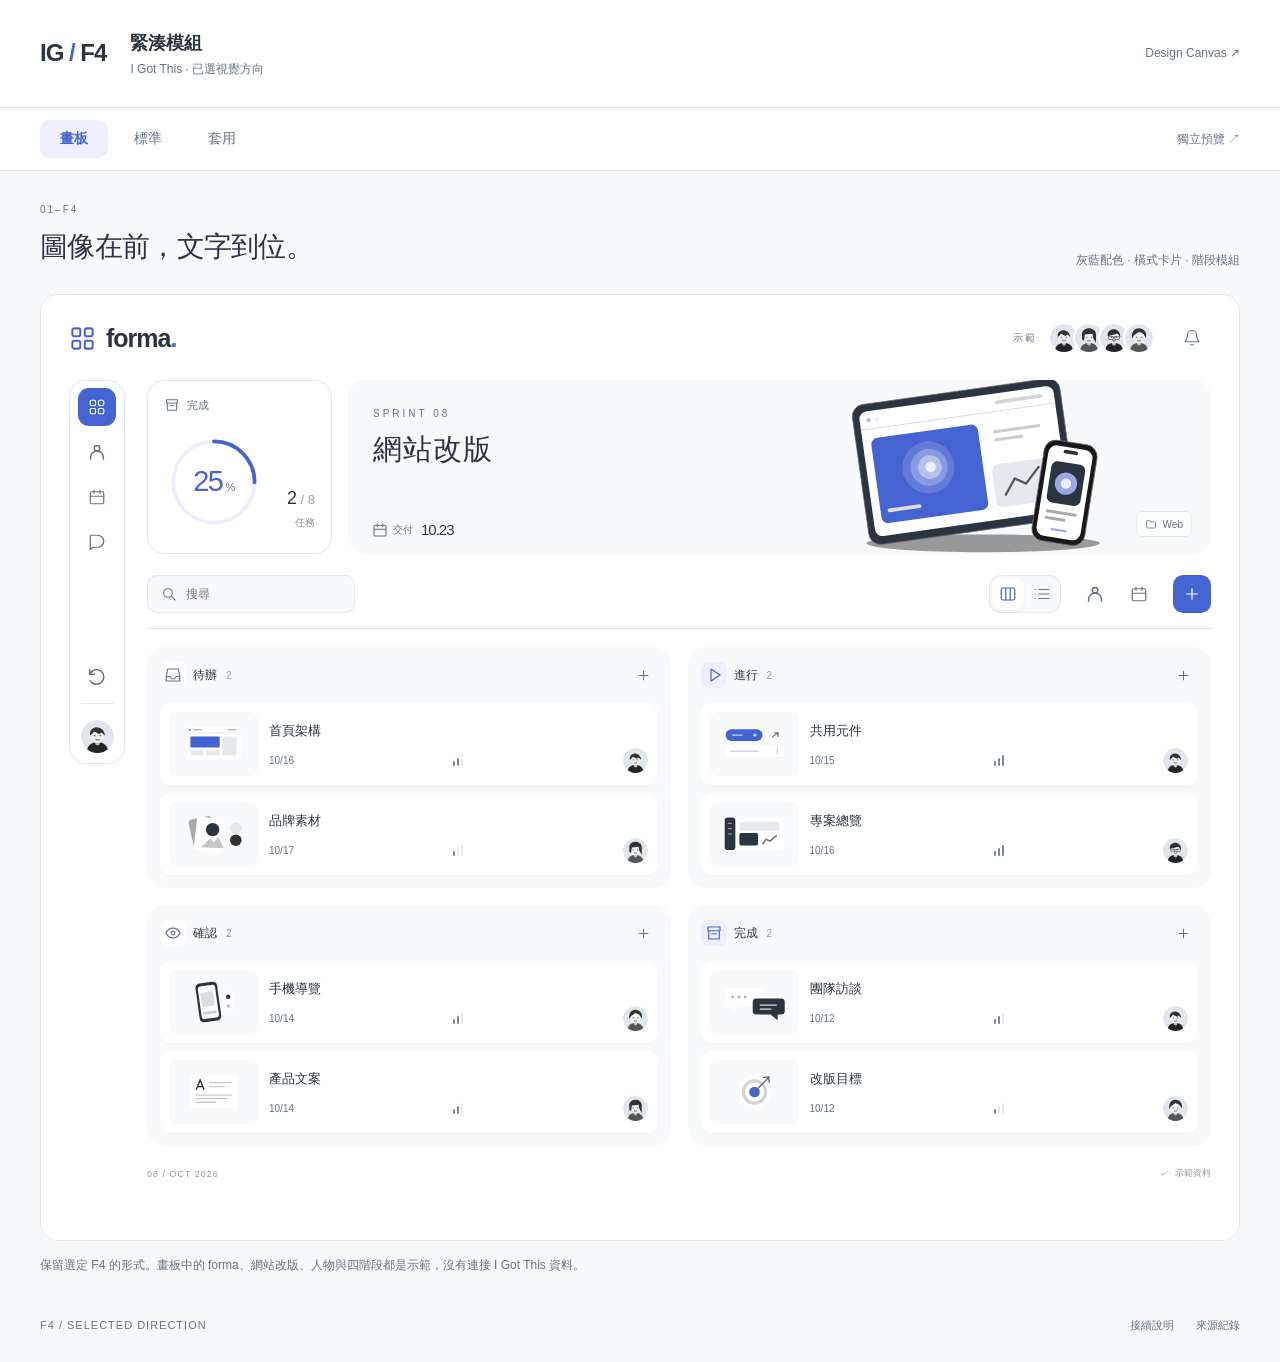
<file: project/50_explorations/no2_f4_reference/index.html>
<!doctype html>
<html lang="zh-Hant">
<head>
  <meta charset="utf-8"><meta name="viewport" content="width=device-width,initial-scale=1">
  <title>I Got This · F4 改版基準</title>
  <link rel="stylesheet" href="tokens.css"><link rel="stylesheet" href="reference.css">
</head>
<body>
  <header class="reference-header">
    <a class="reference-brand" href="#canvas">IG<span> / </span>F4</a>
    <div><h1>緊湊模組</h1><p>I Got This · 已選視覺方向</p></div>
    <a class="source-link" href="../../i-got-this.html#explorations/f4-reference/baseline">Design Canvas ↗</a>
  </header>
  <nav class="reference-nav" aria-label="參考內容">
    <a href="#canvas">畫板</a><a href="#standards">標準</a><a href="#adoption">套用</a>
    <a class="preview-link" href="prototype.html" target="_blank" rel="noopener">獨立預覽 ↗</a>
  </nav>
  <main>
    <section id="canvas" aria-labelledby="canvas-title">
      <div class="section-heading"><div><span class="eyebrow">01–F4</span><h2 id="canvas-title">圖像在前，文字到位。</h2></div><p>灰藍配色 · 橫式卡片 · 階段模組</p></div>
      <div class="artboard"><iframe src="prototype.html" title="F4 緊湊模組互動畫板"></iframe></div>
      <p class="caption">保留選定 F4 的形式。畫板中的 forma、網站改版、人物與四階段都是示範，沒有連接 I Got This 資料。</p>
    </section>
    <section id="standards" hidden aria-labelledby="standards-title">
      <div class="section-heading"><div><span class="eyebrow">DESIGN RULES</span><h2 id="standards-title">同一個方向，整套延伸。</h2></div><p>2026.10.14 · 使用者選定</p></div>
      <div class="rule-banner"><strong>禁止 checkbox、radio 及仿造外觀。</strong><span>也不以空心方框、空心圓圈或勾選圈表示任務完成與選取。</span></div>
      <div class="rule-grid">
        <article class="rule-card wide"><h3>01 / 配色角色</h3><p>白與冷灰承載內容。藍色只標示主要動作、目前位置與重點。狀態靠形狀、分組與短標籤辨識。</p><div id="swatches" class="swatches"></div><p class="caption">色票直接讀取 tokens.css，同一份值也套用在畫板。SVG 插畫的灰藍明暗只屬素材。</p></article>
        <article class="rule-card"><h3>02 / 文字與圖像</h3><ul><li>標題、狀態、日期保留必要文字，刪除重複的說明句。</li><li>常用動作採圖示。每個圖示按鈕都有可及名稱與滑入、聚焦提示。</li><li>縮圖使用真實附件或內容預覽。沒有素材時改用型別圖示，不為填空捏造插畫。</li><li>長標題在卡片截斷，完整名稱可從詳情與輔助技術讀取。不可改寫真實工單標題。</li><li>表單標籤、錯誤與權限原因保留精簡文字。危險動作不能只靠圖示猜測。</li></ul></article>
        <article class="rule-card"><h3>03 / 元件形式</h3><dl class="metrics"><dt>階段模組</dt><dd data-token="radius-module"></dd><dt>橫式卡片</dt><dd data-token="radius-card"></dd><dt>圖示按鈕</dt><dd data-token="radius-control"></dd><dt>內容縮圖</dt><dd data-token="radius-thumbnail"></dd></dl><p>淺灰模組裡放白卡片。縮圖在左，短標題在右，日期與人員退居第二層。薄邊線與極淡陰影只用來分層。</p><p class="caption">以上為桌面基準。總覽容器 17px，窄版模組 16px、進度面板 15px。不要把所有圓角改成同一值。</p></article>
        <article class="rule-card"><h3>04 / 比例與結構</h3><ul><li>桌面左側 56px 圖示導覽，工作區與側欄間隔 22px。</li><li>總覽高度 174px，進度區 185px，剩餘空間給主要內容。</li><li>看板採兩欄階段模組，模組間距 17px。階段數由真實流程決定。</li><li>橫式卡片最低 82px，縮圖 89 × 64px。標題 13px，主標題 29px。</li><li>字體採系統黑體與 PingFang TC。重要資訊不能照抄原型中 10px 的示範輔助字級，正式畫面優先可讀性。</li></ul></article>
        <article class="rule-card"><h3>05 / 動作與狀態</h3><ul><li>點卡片開詳情。狀態從可執行的轉換選單更改，不能自由跳過 workflow 限制。</li><li>切換檢視用頁籤。單選設定用下拉選單，多選使用加入／移除操作與已選項目，不內藏 checkbox 或 radio。</li><li>布林欄位以目前值加變更選單表達。完成狀態以分組和封存圖示表達，不放勾選控制。</li><li>載入、空白、錯誤、無權限、儲存中都要有狀態。數字不能用假資料補齊。</li><li>鍵盤能進出選單與詳情，關閉後焦點回原入口。減少動態偏好下取消裝飾位移。</li></ul></article>
        <article class="rule-card"><h3>06 / 尺寸與可用性</h3><ul><li>800px 以下導覽移到底部，540px 以下階段模組改單欄。</li><li>窄版可收起次要資訊，但詳情仍可取得完整資料。</li><li>觸控版擴大點擊區，避免把原型 38px 圖示按鈕直接當成唯一觸控目標。</li><li>必驗鍵盤、320px 與 390px 寬、長標題、200% 放大及空資料。</li><li>前景與底色須保持足夠對比。裝飾邊線不作唯一狀態提示。</li></ul></article>
      </div>
    </section>
    <section id="adoption" hidden aria-labelledby="adoption-title">
      <div class="section-heading"><div><span class="eyebrow">I GOT THIS</span><h2 id="adoption-title">把形式套進既有能力。</h2></div><p>先對齊 Design，再改 Web</p></div>
      <div class="rule-banner"><strong>本次已選的是視覺方向。</strong><span>現有功能、資料、權限與流程仍以產品與 Spec 為準。舊暖色規範在這次改版方向中由 F4 覆蓋，正式 token 尚待遷移。</span></div>
      <div class="table-wrap"><table><thead><tr><th>現有畫面</th><th>沿用 F4</th><th>必須保留</th></tr></thead><tbody>
        <tr><td>App Shell</td><td>窄圖示列、白底工作區、清楚選中態</td><td>容器樹、目前層級、檢視入口。八層容器不能壓成四個圖示。</td></tr>
        <tr><td>Kanban</td><td>淺灰階段模組、橫式卡片、型別圖示與人員</td><td>真實分組、可用狀態、排序、拖曳及流程限制。不能寫死四階段。</td></tr>
        <tr><td>List</td><td>少文字工具列、簡潔列、視覺分組</td><td>欄位設定、條件篩選、排序、資料來源、日曆與分享能力。</td></tr>
        <tr><td>Issue Detail</td><td>精簡標頭、清楚區塊、同一套欄位外觀</td><td>自訂欄位、關聯、歷史、必填驗證與可執行轉換。</td></tr>
        <tr><td>Dev Order</td><td>灰藍表面、圖示工具、統一選中態</td><td>表格與甘特圖的時間、依賴和排序語意。不可硬套卡片看板。</td></tr>
        <tr><td>型別／流程／組織管理</td><td>同一套表單、選單、模組容器</td><td>定義層級、欄位形狀、不可刪系統欄位、權限及破壞性操作確認。</td></tr>
        <tr><td>Login／Register</td><td>字體、灰藍配色、簡潔控制</td><td>登入／註冊表單、驗證回饋與既有認證流程。</td></tr>
      </tbody></table></div>
      <div class="rule-grid">
        <article class="rule-card"><h3>從哪裡接手</h3><p>先讀 <a href="README.md">接續說明</a>。它列出工作區、來源、決策優先順序、跨層對應與分批驗收方式。</p><p>Design 的 Foundations、Components、Screens 是正式落地位置。此探索包保留選定樣貌，不能直接把示範控制器搬進產品。</p><p>另有進行中的 issue-type-behavior 主題，開始改版前先核對相關差異，保留其功能成果。</p></article>
        <article class="rule-card"><h3>下一個 session</h3><p>將 README 的接續提示貼到新 session。它會引導先盤點現有畫面，再以外殼、看板、詳情做第一批可比較成果。</p><a class="action-link" href="README.md">開啟接續說明 ↗</a><p class="caption">本交付包含設計參考與標準。I Got This 的實際畫面尚未改版。</p></article>
      </div>
    </section>
  </main>
  <footer class="reference-footer"><span>F4 / SELECTED DIRECTION</span><a href="README.md">接續說明</a><a href="provenance.json">來源紀錄</a></footer>
  <script src="reference.js"></script>
</body>
</html>
</file>
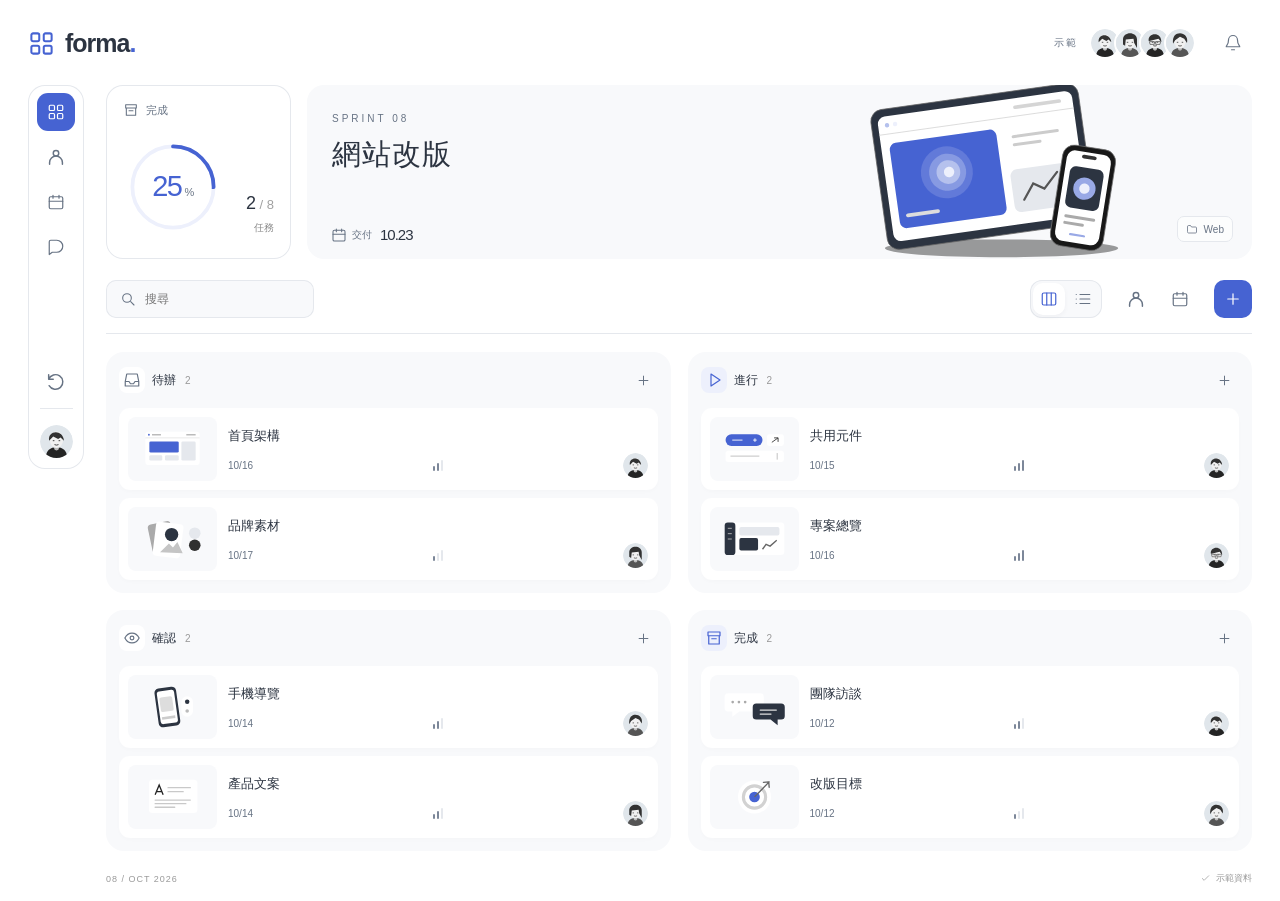
<file: project/50_explorations/no2_f4_reference/prototype.html>
<!doctype html>
<html lang="zh-Hant"><head><meta charset="UTF-8"><meta name="viewport" content="width=device-width,initial-scale=1"><title>F4 · 緊湊模組參考</title>
<link rel="stylesheet" href="assets/prototype.css"><link rel="stylesheet" href="assets/slate_mono.css"><link rel="stylesheet" href="assets/slate_mono_blue.css"><link rel="stylesheet" href="assets/slate_component_forms.css"><link rel="stylesheet" href="tokens.css"></head>
<body><div id="prototype"></div><dialog id="task-dialog"></dialog><div id="feedback" role="status"></div><script src="assets/demo_data.js"></script><script src="assets/slate_mono.js"></script><script src="assets/prototype.js"></script></body></html>
</file>
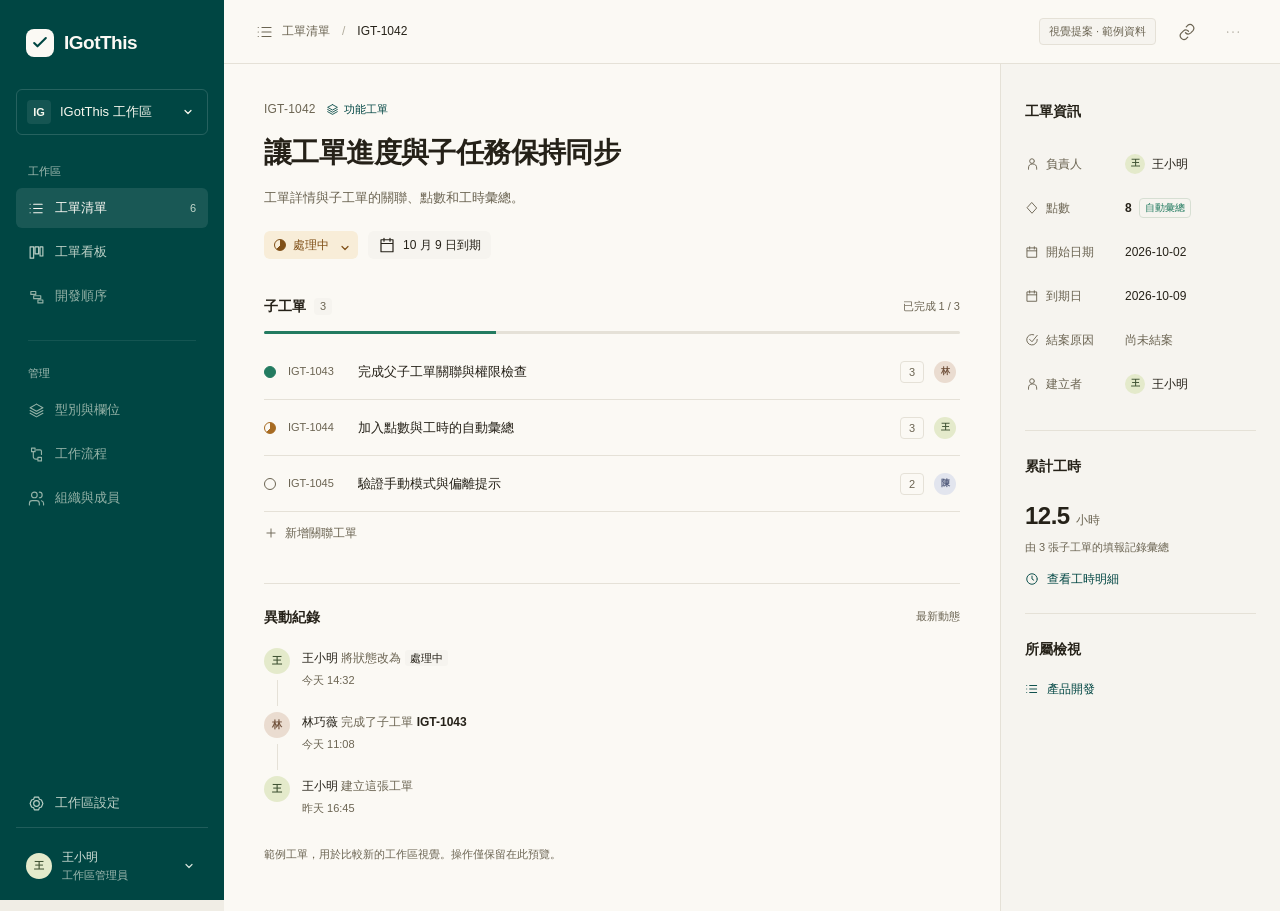
<file: project/50_explorations/no2_workspace_direction/preview.html>
<!doctype html>
<html lang="zh-Hant">
<head>
<meta charset="utf-8"><meta name="viewport" content="width=device-width, initial-scale=1">
<title>IGotThis · 工作區視覺提案</title>
<style>
/* 隔離提案。沿用已選 Pine Paper 種子，以深綠側欄集中品牌強度。
   具體值尚未回寫正式 Foundations。內容均為明確標示的範例資料。
   字體採既有系統字，主要標題 28/40、本文 14/22、輔助 12/18。
   視覺原則：操作位置固定、值優先、只以細線區分責任不同的區域。 */
:root{--canvas:#F0EDE5;--paper:#FBF9F4;--surface:#F6F4EF;--pine:#004643;--ink:#252118;--muted:#6B6452;--line:#E5E1D7;--green:#237B60;--soft-green:#E6F0E7;--amber:#A76B22;--soft-amber:#F8EDD8;--radius:6px;--rail:224px;--font:-apple-system,BlinkMacSystemFont,"Segoe UI","PingFang TC","Microsoft JhengHei",sans-serif}
*{box-sizing:border-box}body{margin:0;color:var(--ink);background:var(--canvas);font:14px/1.55 var(--font);-webkit-font-smoothing:antialiased}button,input,select{font:inherit;color:inherit}button{cursor:pointer}button,a,input,select{outline-offset:4px}button:focus-visible,a:focus-visible,input:focus-visible,select:focus-visible{outline:2px solid var(--green)}button{border:0;background:none}svg{display:block;width:18px;height:18px;flex:none;stroke-width:1.6}button{transition:background .12s,color .12s}h1,h2,p{margin:0}h1{font-size:28px;line-height:1.45;letter-spacing:-.6px;font-weight:650}h2{font-size:14px;line-height:22px;font-weight:650}small{font-size:12px;color:var(--muted)}.app{display:grid;grid-template-columns:var(--rail) minmax(0,1fr);min-height:100vh}.rail{background:var(--pine);color:#D4E2DA;padding:28px 16px 16px;display:flex;flex-direction:column;position:sticky;top:0;height:100vh}.brand{display:flex;gap:10px;align-items:center;padding:0 10px 32px;font-size:19px;font-weight:650;letter-spacing:-.5px;color:#FBF9F4}.brand-mark{width:28px;height:28px;border-radius:8px;display:grid;place-items:center;background:#FBF9F4;color:var(--pine)}.brand-mark svg{width:20px;height:20px;stroke-width:2.5}.workspace{display:flex;align-items:center;gap:9px;width:100%;padding:10px;border:1px solid #FFFFFF26;border-radius:var(--radius);color:#F8F9EF;text-align:left;margin-bottom:28px}.workspace-icon{display:grid;place-items:center;background:#FFFFFF15;border-radius:4px;width:24px;height:24px;font-size:11px;font-weight:600}.workspace span:nth-child(2){flex:1;font-size:13px}.nav-label{padding:0 12px;margin-bottom:8px;color:#A1BBB2;font-size:11px}.nav-item{display:flex;align-items:center;gap:10px;width:100%;height:40px;padding:0 12px;color:#BDD1C7;border-radius:var(--radius);text-align:left;font-size:13px;margin-bottom:4px}.nav-item svg{width:17px;height:17px}.nav-item.active{background:#FFFFFF19;color:#FBF9F4}.nav-item:not(:disabled):hover{background:#FFFFFF12;color:#FBF9F4}.nav-item:disabled{cursor:default;color:#94B2A7}.nav-item .count{margin-left:auto;color:#C3D7CB;font-size:11px}.nav-separator{height:1px;background:#FFFFFF14;margin:24px 12px}.rail-foot{margin-top:auto;padding-top:36px}.account{display:flex;align-items:center;gap:10px;border-top:1px solid #FFFFFF20;padding:20px 10px 0;font-size:12px}.account-text{flex:1}.account small{display:block;color:#A1BBB2;font-size:11px}.avatar{border-radius:50%;display:inline-flex;align-items:center;justify-content:center;width:26px;height:26px;font-size:10px;flex-shrink:0;background:#E4EACB;color:#405334;font-weight:600}.avatar.alt{background:#EADCD0;color:#70513B}.avatar.pale{background:#E2E5EE;color:#535D7D}.work{background:var(--paper);min-width:0}.topbar{height:64px;display:flex;align-items:center;justify-content:space-between;padding:0 32px;border-bottom:1px solid var(--line);gap:16px}.crumb{display:flex;align-items:center;gap:12px;font-size:12px;color:var(--muted);min-width:0}.crumb strong{font-weight:500;color:var(--ink)}.crumb button{display:flex;align-items:center;gap:8px;padding:0;color:var(--muted)}.crumb button:hover{color:var(--pine)}.slash{color:#B1AC9D}.top-actions{display:flex;align-items:center;gap:16px;color:var(--muted)}.proposal{font-size:11px;white-space:nowrap;padding:4px 9px;background:var(--surface);border:1px solid var(--line);border-radius:4px}.icon-button{display:grid;place-items:center;width:30px;height:30px;color:var(--muted);border-radius:4px}.icon-button:hover{background:var(--surface)}.mobile-menu{display:none}.detail{display:grid;grid-template-columns:minmax(0,1fr) 280px;min-height:calc(100vh - 64px)}.document{padding:36px 40px 48px;min-width:0;max-width:920px}.eyeline{display:flex;align-items:center;gap:10px;margin-bottom:14px}.issue-key{color:var(--muted);font-size:12px;font-variant-numeric:tabular-nums;letter-spacing:.2px}.type-label{font-size:11px;display:inline-flex;align-items:center;gap:5px;color:var(--pine)}.type-label svg{width:13px;height:13px}.title-edit{display:block;padding:0;text-align:left;width:100%;font:inherit;letter-spacing:inherit;line-height:inherit;font-weight:inherit;border-radius:4px;overflow-wrap:anywhere}.title-edit:hover{color:var(--pine)}.summary{color:var(--muted);font-size:13px;line-height:22px;margin-top:14px;max-width:540px}.status-line{display:flex;align-items:center;flex-wrap:wrap;gap:10px;margin-top:22px}.pill{display:inline-flex;align-items:center;gap:7px;padding:5px 10px;border-radius:var(--radius);font-size:12px;line-height:18px;background:var(--surface);white-space:nowrap}.pill.progress{background:var(--soft-amber);color:#805018}.status-dot{height:12px;width:12px;border:1.5px solid currentColor;border-radius:50%;display:inline-block;flex:none}.status-dot.active{background:conic-gradient(currentColor 0deg 220deg,transparent 220deg)}.status-dot.done{background:var(--green);border-color:var(--green);position:relative;color:var(--paper)}.status-dot.done:after{content:'✓';font-size:9px;position:absolute;line-height:10px;left:1px;top:-1px}.pill select{appearance:none;cursor:pointer;border:0;background:none;outline-offset:6px;color:inherit;font:inherit;padding:0 14px 0 0;max-width:130px}.chevron{width:12px;height:12px;margin-left:-14px;pointer-events:none}.section{margin-top:36px}.section-head{display:flex;align-items:center;gap:8px;margin-bottom:14px}.section-head .number{font-size:11px;color:var(--muted);padding:0 6px;background:var(--surface);border-radius:4px}.section-head .meta{margin-left:auto;font-size:11px;color:var(--muted)}.progress-track{height:3px;background:var(--line);border-radius:3px;margin-bottom:10px;overflow:hidden}.progress-fill{height:100%;background:var(--green);width:33.333%}.subtask{display:grid;grid-template-columns:14px 60px minmax(0,1fr) 24px 26px;align-items:center;gap:10px;min-height:56px;border-bottom:1px solid var(--line);width:100%;padding:8px 0;text-align:left}.subtask:hover .task-name{color:var(--pine)}.subtask .key{font-size:11px;color:var(--muted)}.task-name{font-size:13px;overflow:hidden;text-overflow:ellipsis;white-space:nowrap}.point{font-size:11px;text-align:center;border:1px solid var(--line);border-radius:4px;line-height:20px;color:var(--muted)}.subtask .avatar{width:22px;height:22px;font-size:9px}.quiet-action{display:flex;align-items:center;gap:7px;color:var(--muted);font-size:12px;padding:12px 0}.quiet-action svg{width:14px;height:14px}.quiet-action:hover{color:var(--pine)}.activity{border-top:1px solid var(--line);padding-top:22px;margin-top:28px}.activity-list{margin-top:20px;display:grid;gap:22px}.event{display:grid;grid-template-columns:28px minmax(0,1fr);column-gap:10px;position:relative}.event:not(:last-child):after{content:'';position:absolute;width:1px;background:var(--line);left:13px;top:32px;bottom:-16px}.event-text{font-size:12px;line-height:20px;color:var(--muted)}.event-text b{font-weight:550;color:var(--ink)}.event time{font-size:11px;color:var(--muted);display:block;margin-top:2px}.inline-badge{padding:2px 5px;font-size:11px;background:var(--surface);border-radius:3px;color:var(--ink);white-space:nowrap}.properties{border-left:1px solid var(--line);background:var(--surface);padding:36px 24px}.properties h2{margin-bottom:20px}.property{display:grid;grid-template-columns:88px minmax(0,1fr);align-items:center;gap:12px;min-height:44px;font-size:12px}.property-label{color:var(--muted);display:flex;align-items:center;gap:7px}.property-label svg{width:14px;height:14px}.property-value{display:flex;gap:7px;align-items:center;min-width:0}.property-value button{padding:4px 0;text-align:left;font-size:12px}.property-value input{min-width:0;width:100%;border:0;background:transparent;font-size:12px;padding:4px 0}.property-value input:focus{background:var(--paper)}.property-value .avatar{width:20px;height:20px;font-size:9px}.property .mode{font-size:10px;padding:1px 5px;border:1px solid #D7DFD3;border-radius:4px;color:var(--green)}.property .muted{color:var(--muted)}.property-divider{height:1px;background:var(--line);margin:24px 0}.time-stat{display:flex;align-items:baseline;gap:6px;margin:0 0 3px}.time-stat strong{font-size:24px;font-weight:550;letter-spacing:-.5px}.time-stat span{font-size:12px;color:var(--muted)}.time-caption{font-size:11px;color:var(--muted);line-height:18px;margin-top:4px}.context-link{display:flex;align-items:center;gap:8px;margin-top:14px;font-size:12px;padding:0;color:var(--pine)}.context-link svg{width:14px;height:14px}.button-primary{background:var(--pine);color:var(--paper);border:1px solid var(--pine);padding:7px 12px;border-radius:6px;display:inline-flex;align-items:center;gap:7px;font-size:12px}.button-primary svg{width:14px;height:14px}.button-secondary{display:inline-flex;align-items:center;gap:6px;background:var(--paper);border:1px solid var(--line);border-radius:6px;padding:6px 10px;font-size:12px}.button-secondary svg{width:14px;height:14px}.list-page{padding:32px;min-width:0}.list-head{display:flex;justify-content:space-between;align-items:center;margin-bottom:24px;gap:16px}.list-head h1{font-size:24px}.list-head p{font-size:12px;color:var(--muted);margin-top:4px}.view-controls{display:flex;gap:8px;align-items:center;border-bottom:1px solid var(--line);padding-bottom:16px;margin-bottom:8px;flex-wrap:wrap}.view-tab{font-size:12px;color:var(--muted);padding:6px 10px;border-radius:6px;display:flex;align-items:center;gap:7px}.view-tab.active{background:#E4EBDF;color:var(--pine)}.view-tab svg{width:14px;height:14px}.search{margin-left:auto;display:flex;align-items:center;gap:7px;color:var(--muted);background:var(--surface);border:1px solid var(--line);border-radius:6px;padding:5px 10px}.search svg{width:14px;height:14px}.search input{width:140px;font-size:12px;border:0;background:transparent;outline:none}.table-scroll{overflow:auto}.issue-table{width:100%;border-collapse:collapse;min-width:640px;font-size:12px}.issue-table th{color:var(--muted);font-weight:450;height:40px;text-align:left;font-size:11px;border-bottom:1px solid var(--line)}.issue-table td{height:56px;border-bottom:1px solid var(--line);padding-right:12px}.issue-table td:first-child{width:84px;color:var(--muted);font-size:11px}.issue-table td:nth-child(2){width:43%}.issue-table tr:hover td{background:var(--surface)}.issue-table .table-title{font-size:13px;padding:0;text-align:left}.row-status{display:flex;gap:6px;align-items:center;font-size:11px}.row-person{display:flex;align-items:center;gap:6px}.table-title:hover{color:var(--pine)}.board{display:grid;grid-template-columns:repeat(3,minmax(240px,1fr));gap:20px;overflow:auto;padding-top:12px}.board-header{display:flex;align-items:center;gap:8px;font-size:12px;margin-bottom:14px}.board-header small{margin-left:auto}.board-card{display:block;width:100%;padding:16px;text-align:left;background:var(--paper);border:1px solid var(--line);border-radius:8px;margin-bottom:10px;box-shadow:0 2px 3px #25211805}.board-card:hover{border-color:#B8C8B9}.board-card p{font-size:13px;margin:8px 0 16px}.card-foot{display:flex;align-items:center;gap:8px}.card-foot .avatar{margin-left:auto}.board-column{background:var(--surface);padding:14px;border-radius:8px;min-height:300px}.notice{position:fixed;bottom:24px;left:50%;transform:translateX(-50%);padding:12px 18px;border-radius:8px;background:var(--pine);color:var(--paper);box-shadow:0 4px 16px #002E2C30;font-size:12px;z-index:10}.hidden{display:none!important}.inline-form{display:flex;gap:8px;margin:10px 0;flex-wrap:wrap}.inline-form input{border:1px solid var(--line);background:var(--paper);padding:8px;border-radius:6px;min-width:0;flex:1}.editor{border:1px solid var(--line);padding:10px;border-radius:6px;background:var(--paper);width:100%;font:inherit}.nav-backdrop{display:none}dialog{border:1px solid var(--line);border-radius:8px;background:var(--paper);color:var(--ink);padding:24px;max-width:calc(100vw - 32px);width:360px}dialog::backdrop{background:#002E2C40}dialog p{font-size:13px;color:var(--muted);margin:10px 0 20px}dialog select{width:100%;border:1px solid var(--line);background:var(--paper);padding:8px;border-radius:6px;margin-bottom:16px}.dialog-actions{display:flex;justify-content:flex-end;gap:8px}.proposal-note{font-size:11px;color:var(--muted);margin-top:28px}
@media(min-width:1440px){.document{padding-left:64px;padding-right:64px}.detail{grid-template-columns:minmax(0,1fr) 304px}.properties{padding-left:28px;padding-right:28px}}
@media(max-width:1100px){:root{--rail:192px}.document{padding:28px}.detail{grid-template-columns:minmax(0,1fr) 244px}.properties{padding:28px 18px}.property{grid-template-columns:76px minmax(0,1fr);gap:8px}.property-label svg{display:none}.brand{font-size:18px}}
@media(max-width:880px){.detail{grid-template-columns:minmax(0,1fr)}.properties{border-left:0;border-top:1px solid var(--line);display:grid;grid-template-columns:1fr 1fr;gap:12px 28px;padding:24px 28px}.properties>h2{grid-column:1/-1;margin-bottom:0}.property-divider{display:none}.property{min-height:40px}.properties .time-block{grid-column:1/-1;border-top:1px solid var(--line);padding-top:20px}.properties .context-block{display:none}.summary{max-width:none}.document{max-width:none}}
@media(max-width:640px){.app{display:block}.rail{display:none;position:fixed;z-index:30;width:224px;left:0;top:0}.rail.open{display:flex}.nav-backdrop.open{display:block;position:fixed;inset:0;background:#002E2C40;z-index:29}.mobile-menu{display:grid}.topbar{padding:0 16px;height:56px}.top-actions{gap:8px}.proposal{font-size:10px}.crumb{gap:8px;font-size:11px}.crumb button{font-size:11px}.document{padding:24px 20px}.detail{min-height:calc(100vh - 56px)}h1{font-size:24px;line-height:1.5}.summary{font-size:12px}.section{margin-top:28px}.subtask{grid-template-columns:12px 48px minmax(0,1fr) 20px;gap:8px}.subtask .avatar{display:none}.subtask .key{font-size:10px}.task-name{font-size:12px}.properties{padding:24px 20px;grid-template-columns:1fr;gap:4px}.properties .time-block{margin-top:16px}.list-page{padding:24px 20px}.list-head{align-items:flex-start}.list-head h1{font-size:22px}.search{margin-left:0;flex:1}.search input{width:100%}.view-controls{gap:6px}.topbar .icon-button:not(.mobile-menu){display:none}.board{grid-template-columns:repeat(3,260px)}.notice{max-width:calc(100vw - 32px);width:max-content}}
@media(prefers-reduced-motion:reduce){*{transition:none!important}}
.crumb .mobile-menu{display:none}.pill.complete{background:var(--soft-green);color:var(--green)}.pill.waiting{background:var(--surface);color:var(--muted)}.card-foot .point{min-width:22px;padding:0 4px}
@media(max-width:640px){.crumb .mobile-menu{display:grid}.nav-backdrop.open{left:224px}}
</style>
</head>
<body>
<div class="app">
<button class="nav-backdrop" aria-label="關閉導覽"></button>
<aside class="rail">
  <div class="brand"><span class="brand-mark" data-icon="check"></span>IGotThis</div>
  <button class="workspace" id="workspace"><span class="workspace-icon">IG</span><span>IGotThis 工作區</span><i data-icon="chevron"></i></button>
  <div class="nav-label">工作區</div>
  <nav aria-label="主要導覽">
    <button class="nav-item active" data-view="list"><i data-icon="list"></i>工單清單<span class="count">6</span></button>
    <button class="nav-item" data-view="board"><i data-icon="board"></i>工單看板</button>
    <button class="nav-item" disabled title="這份提案展示清單、看板與工單詳情"><i data-icon="timeline"></i>開發順序</button>
    <div class="nav-separator"></div><div class="nav-label">管理</div>
    <button class="nav-item" disabled><i data-icon="layers"></i>型別與欄位</button>
    <button class="nav-item" disabled><i data-icon="workflow"></i>工作流程</button>
    <button class="nav-item" disabled><i data-icon="people"></i>組織與成員</button>
  </nav>
  <div class="rail-foot"><button class="nav-item" id="settings"><i data-icon="settings"></i>工作區設定</button><div class="account"><span class="avatar">王</span><div class="account-text">王小明<small>工作區管理員</small></div><i data-icon="chevron"></i></div></div>
</aside>
<main class="work">
  <header class="topbar"><div class="crumb"><button class="icon-button mobile-menu" aria-label="開啟導覽"><i data-icon="menu"></i></button><button data-view="list"><i data-icon="list"></i>工單清單</button><span class="slash">/</span><strong id="breadcrumb-key">IGT-1042</strong></div><div class="top-actions"><span class="proposal">視覺提案 · 範例資料</span><button class="icon-button" id="copy-link" aria-label="複製工單編號"><i data-icon="link"></i></button><button class="icon-button" id="more" aria-label="提案說明"><i data-icon="more"></i></button></div></header>
  <div id="detail-view" class="detail">
    <article class="document">
      <div class="eyeline"><span class="issue-key">IGT-1042</span><span class="type-label"><i data-icon="layers"></i>功能工單</span></div>
      <h1><button class="title-edit" id="title-edit">讓工單進度與子任務保持同步</button></h1>
      <p class="summary">工單詳情與子工單的關聯、點數和工時彙總。</p>
      <div class="status-line"><label class="pill progress"><span class="status-dot active"></span><select id="status" aria-label="工單狀態"><option>待處理</option><option selected>處理中</option><option>審查中</option><option>已完成</option></select><i class="chevron" data-icon="chevron"></i></label><span class="pill"><i data-icon="calendar"></i>10 月 9 日到期</span></div>
      <section class="section" aria-label="子工單"><div class="section-head"><h2>子工單</h2><span class="number">3</span><span class="meta" id="progress-label">已完成 1 / 3</span></div><div class="progress-track"><div class="progress-fill"></div></div>
        <div id="subtasks"></div><button class="quiet-action" id="add-relation"><i data-icon="plus"></i>新增關聯工單</button><form class="inline-form hidden" id="relation-form"><input placeholder="輸入工單編號，例如 IGT-1050" aria-label="工單編號" required><button class="button-primary">新增關聯</button><button type="button" class="button-secondary" id="cancel-relation">取消</button></form>
      </section>
      <section class="activity" aria-label="異動紀錄"><div class="section-head"><h2>異動紀錄</h2><span class="meta">最新動態</span></div><div class="activity-list" id="activity-list">
        <div class="event"><span class="avatar">王</span><div class="event-text"><b>王小明</b> 將狀態改為 <span class="inline-badge">處理中</span><time>今天 14:32</time></div></div>
        <div class="event"><span class="avatar alt">林</span><div class="event-text"><b>林巧薇</b> 完成了子工單 <b>IGT-1043</b><time>今天 11:08</time></div></div>
        <div class="event"><span class="avatar">王</span><div class="event-text"><b>王小明</b> 建立這張工單<time>昨天 16:45</time></div></div>
      </div></section>
      <p class="proposal-note">範例工單，用於比較新的工作區視覺。操作僅保留在此預覽。</p>
    </article>
    <aside class="properties" aria-label="工單屬性">
      <h2>工單資訊</h2>
      <div class="property"><span class="property-label"><i data-icon="person"></i>負責人</span><span class="property-value"><span class="avatar">王</span><span>王小明</span></span></div>
      <div class="property"><span class="property-label"><i data-icon="diamond"></i>點數</span><span class="property-value"><b>8</b><span class="mode">自動彙總</span></span></div>
      <div class="property"><span class="property-label"><i data-icon="calendar"></i>開始日期</span><span class="property-value"><input type="text" aria-label="開始日期" value="2026-10-02"></span></div>
      <div class="property"><span class="property-label"><i data-icon="calendar"></i>到期日</span><span class="property-value"><input type="text" aria-label="到期日" value="2026-10-09"></span></div>
      <div class="property"><span class="property-label"><i data-icon="checkcircle"></i>結案原因</span><span class="property-value muted" id="resolution">尚未結案</span></div>
      <div class="property"><span class="property-label"><i data-icon="person"></i>建立者</span><span class="property-value"><span class="avatar">王</span>王小明</span></div>
      <div class="property-divider"></div>
      <section class="time-block"><h2>累計工時</h2><div class="time-stat"><strong>12.5</strong><span>小時</span></div><p class="time-caption">由 3 張子工單的填報記錄彙總</p><button class="context-link" id="show-worklogs"><i data-icon="clock"></i>查看工時明細</button><div id="worklogs" class="hidden time-caption">IGT-1043：4 小時<br>IGT-1044：6 小時<br>IGT-1045：2.5 小時</div></section>
      <div class="property-divider"></div>
      <section class="context-block"><h2>所屬檢視</h2><button class="context-link" data-view="list"><i data-icon="list"></i>產品開發</button></section>
    </aside>
  </div>
  <section id="list-view" class="list-page hidden"><div class="list-head"><div><h1>產品開發</h1><p>團隊正在推進的 6 張工單</p></div><button class="button-primary" id="new-issue"><i data-icon="plus"></i>建立工單</button></div><div class="view-controls"><button class="view-tab active" data-view="list"><i data-icon="list"></i>清單</button><button class="view-tab" data-view="board"><i data-icon="board"></i>看板</button><label class="search"><i data-icon="search"></i><input id="search" placeholder="搜尋工單" aria-label="搜尋工單"></label></div><div class="table-scroll" tabindex="0" aria-label="工單清單"><table class="issue-table"><thead><tr><th>編號</th><th>工單名稱</th><th>狀態</th><th>負責人</th><th>點數</th><th>到期日</th></tr></thead><tbody id="table-body"></tbody></table></div></section>
  <section id="board-view" class="list-page hidden"><div class="list-head"><div><h1>產品開發</h1><p>依處理狀態查看工單</p></div></div><div class="view-controls"><button class="view-tab" data-view="list"><i data-icon="list"></i>清單</button><button class="view-tab active" data-view="board"><i data-icon="board"></i>看板</button></div><div class="board" id="board"></div></section>
</main>
</div>
<dialog id="resolution-dialog"><h2>完成工單</h2><p>選擇結案原因，確認後更新狀態。</p><select id="resolution-select" aria-label="結案原因"><option value="">選擇結案原因</option><option>已完成</option><option>不再需要</option></select><div class="dialog-actions"><button class="button-secondary" id="cancel-resolution">取消</button><button class="button-primary" id="confirm-resolution" disabled>確認完成</button></div></dialog>
<script>
const paths={check:'M5 12l4 4L19 6',list:'M8 6h12M8 12h12M8 18h12M3 6h.01M3 12h.01M3 18h.01',board:'M3 4h5v16H3zM10 4h5v10h-5zM17 4h4v13h-4z',timeline:'M4 5h7v4H4zM8 11h10v4H8zM14 17h7v4h-7z',layers:'m12 3 9 5-9 5-9-5 9-5M3 12l9 5 9-5M3 16l9 5 9-5',workflow:'M5 3h5v5H5zM14 16h5v5h-5zM7.5 8v7a3.5 3.5 0 0 0 3.5 3.5h3M12 5.5h5a2 2 0 0 1 2 2V12',people:'M16 21v-2a4 4 0 0 0-4-4H6a4 4 0 0 0-4 4v2M16 3a4 4 0 0 1 0 8M22 21v-2a4 4 0 0 0-3-3.87M13 7a4 4 0 1 1-8 0 4 4 0 0 1 8 0',person:'M20 21v-2a7 7 0 0 0-14 0v2M16 7a4 4 0 1 1-8 0 4 4 0 0 1 8 0',settings:'M12 8a4 4 0 1 0 0 8 4 4 0 0 0 0-8M9 3h6l1 3 3 1 2 5-2 5-3 1-1 3H9l-1-3-3-1-2-5 2-5 3-1z',chevron:'m8 10 4 4 4-4',calendar:'M4 5h16v16H4zM8 3v4M16 3v4M4 10h16',diamond:'m12 3 8 9-8 9-8-9z',checkcircle:'M21 11a9 9 0 1 1-6-8M8 11l4 4 9-11',clock:'M21 12a9 9 0 1 1-18 0 9 9 0 0 1 18 0M12 7v5l3 2',plus:'M12 5v14M5 12h14',search:'M17 10a7 7 0 1 1-14 0 7 7 0 0 1 14 0M15 15l6 6',link:'m10 13 4-4M8 16l-2 2a4 4 0 0 1-6-6l5-5a4 4 0 0 1 6 0M16 8l2-2a4 4 0 0 1 6 6l-5 5a4 4 0 0 1-6 0',more:'M5 12h.01M12 12h.01M19 12h.01',menu:'M4 6h16M4 12h16M4 18h16'};
function icons(){document.querySelectorAll('[data-icon]').forEach(el=>{el.innerHTML='<svg viewBox="0 0 24 24" fill="none" stroke="currentColor" stroke-linecap="round" stroke-linejoin="round" aria-hidden="true"><path d="'+paths[el.dataset.icon]+'"/></svg>'})}icons();
paths.link='M10 13a5 5 0 0 0 7 .1l3-3a5 5 0 0 0-7-7l-2 2M14 11a5 5 0 0 0-7-.1l-3 3a5 5 0 0 0 7 7l2-2';icons();
const issues=[{key:'IGT-1042',title:'讓工單進度與子任務保持同步',status:'處理中',owner:'王小明',point:8,due:'10 月 9 日'},{key:'IGT-1043',title:'完成父子工單關聯與權限檢查',status:'已完成',owner:'林巧薇',point:3,due:'10 月 3 日'},{key:'IGT-1044',title:'加入點數與工時的自動彙總',status:'處理中',owner:'王小明',point:3,due:'10 月 7 日'},{key:'IGT-1045',title:'驗證手動模式與偏離提示',status:'待處理',owner:'陳彥廷',point:2,due:'10 月 9 日'},{key:'IGT-1046',title:'讓自訂欄位支援排序與分組',status:'處理中',owner:'林巧薇',point:5,due:'10 月 12 日'},{key:'IGT-1047',title:'整理自架安裝與備份流程',status:'待處理',owner:'陳彥廷',point:3,due:'10 月 14 日'}];
function statusDot(s){return '<span class="status-dot '+(s==='已完成'?'done':s==='處理中'?'active':'')+'" style="color:'+(s==='已完成'?'var(--green)':s==='處理中'?'var(--amber)':'var(--muted)')+'"></span>'}
function avatar(i){return '<span class="avatar '+(i.owner==='林巧薇'?'alt':i.owner==='陳彥廷'?'pale':'')+'">'+i.owner[0]+'</span>'}
document.getElementById('subtasks').innerHTML=issues.slice(1,4).map(i=>'<button class="subtask" data-issue="'+i.key+'" aria-label="查看 '+i.key+' '+i.title+'">'+statusDot(i.status)+'<span class="key">'+i.key+'</span><span class="task-name">'+i.title+'</span><span class="point">'+i.point+'</span>'+avatar(i)+'</button>').join('');
function renderList(query=''){const rows=issues.filter(i=>(i.key+i.title).toLowerCase().includes(query.toLowerCase()));document.getElementById('table-body').innerHTML=rows.map(i=>'<tr><td>'+i.key+'</td><td><button class="table-title" data-issue="'+i.key+'">'+i.title+'</button></td><td><span class="row-status">'+statusDot(i.status)+i.status+'</span></td><td><span class="row-person">'+avatar(i)+i.owner+'</span></td><td>'+i.point+'</td><td>'+i.due+'</td></tr>').join('')||(query?'<tr><td colspan="6">沒有符合條件的工單</td></tr>':'')}
function renderBoard(){document.getElementById('board').innerHTML=['待處理','處理中','已完成'].map(s=>{const rows=issues.filter(i=>i.status===s);return '<section class="board-column"><div class="board-header">'+statusDot(s)+s+'<small>'+rows.length+'</small></div>'+rows.map(i=>'<button class="board-card" data-issue="'+i.key+'"><small>'+i.key+'</small><p>'+i.title+'</p><span class="card-foot"><span class="point">'+i.point+'</span><small>'+i.due+'</small>'+avatar(i)+'</span></button>').join('')+'</section>'}).join('')}
function showView(view){['detail','list','board'].forEach(v=>document.getElementById(v+'-view').classList.toggle('hidden',v!==view));document.querySelectorAll('.nav-item[data-view]').forEach(el=>el.classList.toggle('active',el.dataset.view===(view==='detail'?'list':view)));document.getElementById('breadcrumb-key').textContent=view==='detail'?'IGT-1042':'產品開發';if(view==='list')renderList(document.getElementById('search').value);if(view==='board')renderBoard();closeNav();window.scrollTo(0,0)}
let toastTimer;function notify(message){document.querySelector('.notice')?.remove();const el=document.createElement('div');el.className='notice';el.setAttribute('role','status');el.textContent=message;document.body.append(el);clearTimeout(toastTimer);toastTimer=setTimeout(()=>el.remove(),3000)}
document.addEventListener('click',e=>{const target=e.target.closest('[data-view]');if(target)showView(target.dataset.view);const issue=e.target.closest('[data-issue]');if(issue){if(issue.dataset.issue==='IGT-1042')showView('detail');else notify(issue.dataset.issue+'：這份提案先展示主工單詳情')}});
const rail=document.querySelector('.rail'),backdrop=document.querySelector('.nav-backdrop');function closeNav(){rail.classList.remove('open');backdrop.classList.remove('open');document.querySelector('.mobile-menu').setAttribute('aria-expanded','false')}document.querySelector('.mobile-menu').onclick=()=>{rail.classList.add('open');backdrop.classList.add('open');document.querySelector('.mobile-menu').setAttribute('aria-expanded','true')};backdrop.onclick=closeNav;document.addEventListener('keydown',e=>{if(e.key==='Escape')closeNav()});
document.getElementById('search').oninput=e=>renderList(e.target.value);
document.getElementById('title-edit').onclick=function(){
  const button=this,input=document.createElement('input');
  input.className='editor';input.value=button.textContent;input.setAttribute('aria-label','工單標題');
  button.replaceWith(input);input.focus();input.select();
  let finished=false;
  const finish=(save,restoreFocus=true)=>{
    if(finished)return;
    finished=true;input.onblur=null;
    if(save&&input.value.trim()){button.textContent=input.value.trim();notify('預覽標題已更新')}
    input.replaceWith(button);
    if(restoreFocus)button.focus();
  };
  input.onkeydown=e=>{if(e.isComposing)return;if(e.key==='Enter'||e.key==='Escape'){e.preventDefault();finish(e.key==='Enter')}};
  input.onblur=()=>finish(false,false);
};
let previousStatus='處理中';
const status=document.getElementById('status'),dialog=document.getElementById('resolution-dialog');
function commitStatus(){
  previousStatus=status.value;
  const pill=status.closest('.pill'),dot=pill.querySelector('.status-dot');
  pill.className='pill '+(status.value==='已完成'?'complete':status.value==='待處理'?'waiting':'progress');
  dot.className='status-dot '+(status.value==='已完成'?'done':status.value==='待處理'?'':'active');
  if(status.value!=='已完成')document.getElementById('resolution').textContent='尚未結案';
}
status.onchange=()=>{if(status.value==='已完成'){document.getElementById('resolution-select').value='';document.getElementById('confirm-resolution').disabled=true;dialog.showModal()}else{commitStatus();notify('預覽狀態已更新')}};
document.getElementById('cancel-resolution').onclick=()=>{status.value=previousStatus;dialog.close()};
dialog.oncancel=()=>{status.value=previousStatus};
document.getElementById('resolution-select').onchange=e=>document.getElementById('confirm-resolution').disabled=!e.target.value;
document.getElementById('confirm-resolution').onclick=()=>{document.getElementById('resolution').textContent=document.getElementById('resolution-select').value;commitStatus();dialog.close();notify('預覽工單已完成')};
document.getElementById('add-relation').onclick=()=>{document.getElementById('relation-form').classList.remove('hidden');document.querySelector('#relation-form input').focus()};document.getElementById('cancel-relation').onclick=()=>document.getElementById('relation-form').classList.add('hidden');document.getElementById('relation-form').onsubmit=e=>{e.preventDefault();notify('這份提案只示範關聯輸入，不會寫入實際工單');document.getElementById('relation-form').classList.add('hidden')};document.getElementById('show-worklogs').onclick=()=>document.getElementById('worklogs').classList.toggle('hidden');document.getElementById('copy-link').onclick=()=>{navigator.clipboard.writeText('IGT-1042').then(()=>notify('已複製工單編號'))};document.getElementById('more').onclick=()=>notify('隔離視覺提案，使用範例資料。可切換清單與看板。');document.getElementById('workspace').onclick=()=>notify('目前示範 IGotThis 工作區');document.getElementById('settings').onclick=()=>notify('工作區設定不在這份視覺提案範圍');document.getElementById('new-issue').onclick=()=>notify('建立工單流程沿用既有產品，這份提案展示清單呈現');
</script>
</body>
</html>
</file>
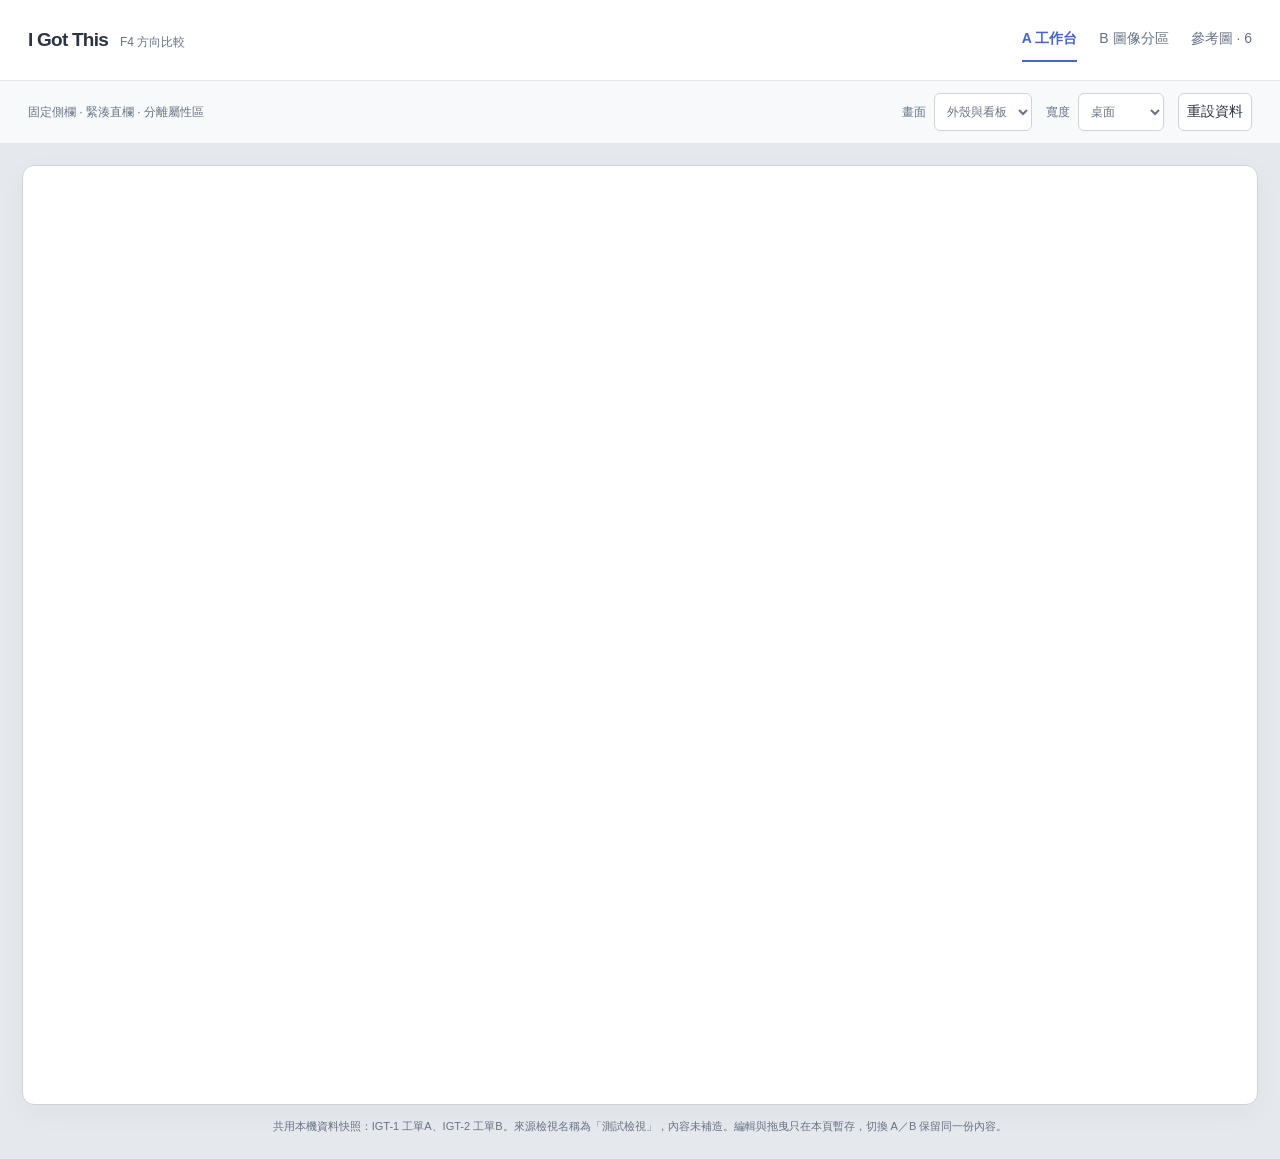
<file: project/50_explorations/no3_f4_comparison/compare.template.html>
<!doctype html>
<html lang="zh-Hant">
<head><meta charset="utf-8"><meta name="viewport" content="width=device-width,initial-scale=1"><title>I Got This · F4 方向比較</title>
<style>
*{box-sizing:border-box}body{margin:0;background:#e5e8ed;color:#2c3441;font:14px -apple-system,BlinkMacSystemFont,"Noto Sans TC",sans-serif}button,select{font:inherit;color:inherit}button{cursor:pointer}button:focus-visible,select:focus-visible,a:focus-visible{outline:2px solid #4663d2;outline-offset:3px}.reviewbar{background:#fff;padding:18px 28px;display:flex;align-items:center;gap:34px;flex-wrap:wrap;border-bottom:1px solid #e5e8ed}.identity{display:flex;align-items:baseline;gap:12px}.identity strong{font-size:19px;letter-spacing:-.04em}.identity span{font-size:12px;color:#677384}.tabs{display:flex;gap:22px;align-items:center;margin-left:auto}.tabs button{min-height:44px;padding:8px 0;border:0;border-bottom:2px solid transparent;background:none;color:#677384}.tabs button.active{color:#4663d2;border-bottom-color:#4663d2;font-weight:650}.tools{padding:12px 28px;display:flex;align-items:center;gap:20px;flex-wrap:wrap;background:#f8f9fb}.caption{flex:1;min-width:240px;color:#677384;font-size:12px;margin:0}.options{display:flex;gap:14px;align-items:center;flex-wrap:wrap}.options label{display:flex;gap:8px;align-items:center;font-size:12px;color:#677384}.options select,.options button{border:1px solid #cdd3dd;border-radius:6px;padding:8px;background:#fff;min-height:38px}.stage{padding:22px;overflow:auto}.stage iframe{display:block;background:#fff;margin:0 auto;width:100%;height:940px;border:1px solid #cdd3dd;border-radius:12px;box-shadow:0 8px 30px #171d2909}.footnote{max-width:1150px;margin:12px auto 0;color:#677384;font-size:11px;line-height:1.8;text-align:center}.references{max-width:1320px;margin:0 auto;padding:30px}.references h1{font-size:22px;margin:0 0 8px}.references>.intro{color:#677384;font-size:12px;margin-bottom:30px}.refgrid{display:grid;grid-template-columns:1fr 1fr;gap:30px 24px}.ref{margin:0;min-width:0}.refimage{padding:0;display:block;width:100%;border:1px solid #cdd3dd;border-radius:10px;overflow:hidden;background:#fff}.refimage img{display:block;width:100%;height:300px;object-fit:contain;background:#fff}.ref .kicker{display:flex;align-items:center;gap:12px;margin:14px 0 8px}.kicker small{font-size:10px;letter-spacing:.1em;color:#4663d2;font-weight:600}.kicker strong{font-size:14px}.ref p{font-size:12px;line-height:1.7;margin:0 0 8px;color:#4d596c}.ref a{font-size:11px;color:#677384}.references[hidden],.stage[hidden],.tools[hidden]{display:none}dialog{border:0;border-radius:12px;max-width:min(1200px,94vw);max-height:94vh;padding:16px;background:#fff;box-shadow:0 24px 80px #0e132030}dialog::backdrop{background:#171d29b0}dialog img{display:block;max-width:100%;max-height:74vh;object-fit:contain}dialog .modalbar{display:flex;align-items:center;gap:20px;justify-content:space-between;margin-bottom:12px}dialog button{background:#f0f2f6;border:0;border-radius:8px;min-width:44px;min-height:44px;font-size:22px}dialog p{font-size:12px;color:#4d596c}.toast{position:fixed;bottom:28px;left:50%;transform:translateX(-50%);max-width:90vw;background:#2c3441;color:white;padding:12px 18px;border-radius:10px;z-index:20;font-size:12px;line-height:1.6}.toast[hidden]{display:none}@media(max-width:700px){.reviewbar{padding:12px 16px;gap:10px}.tabs{width:100%;gap:26px;margin-left:0}.tools{padding:12px 16px;gap:10px}.caption{width:100%}.options{gap:8px}.stage{padding:8px}.stage iframe{border-radius:8px}.footnote{text-align:left;padding:0 8px}.references{padding:20px 16px}.refgrid{grid-template-columns:1fr;gap:28px}.refimage img{height:auto;max-height:320px}}
</style></head>
<body>
<header class="reviewbar"><div class="identity"><strong>I Got This</strong><span>F4 方向比較</span></div><nav class="tabs" aria-label="比較方向"><button data-mode="a" class="active" aria-pressed="true">A 工作台</button><button data-mode="b" aria-pressed="false">B 圖像分區</button><button data-mode="refs" aria-pressed="false">參考圖 · 6</button></nav></header>
<div class="tools"><p class="caption" id="caption">固定側欄 · 緊湊直欄 · 分離屬性區</p><div class="options"><label>畫面<select id="screen"><option value="board">外殼與看板</option><option value="detail">工單詳情</option></select></label><label>寬度<select id="width"><option value="100%">桌面</option><option value="390px">手機 390</option><option value="320px">手機 320</option></select></label><button id="reset">重設資料</button></div></div>
<main class="stage" id="stage"><iframe id="preview" title="I Got This 互動比較" sandbox="allow-scripts allow-same-origin"></iframe><p class="footnote">共用本機資料快照：IGT-1 工單A、IGT-2 工單B。來源檢視名稱為「測試檢視」，內容未補造。編輯與拖曳只在本頁暫存，切換 A／B 保留同一份內容。</p></main>
<section class="references" id="references" hidden><h1>六張參考，各借一件事。</h1><p class="intro">外殼、看板、工單詳情各兩張。點圖可放大。</p><div class="refgrid" id="refgrid"></div></section>
<dialog id="lightbox"><div class="modalbar"><strong id="refTitle"></strong><button aria-label="關閉參考圖" id="closeLightbox">×</button></div><img id="refFull" alt=""><p id="refNote"></p></dialog><div class="toast" id="toast" role="status" hidden></div>
<script>
const payload=__PAYLOAD__;
const frame=document.getElementById('preview'),screen=document.getElementById('screen');let mode='a',screenValue='board';
const decode=s=>new TextDecoder().decode(Uint8Array.from(atob(s),c=>c.charCodeAt(0)));
function showToast(text){const el=document.getElementById('toast');el.textContent=text;el.hidden=false;clearTimeout(window.toastTimer);window.toastTimer=setTimeout(()=>el.hidden=true,4000)}
function resize(){frame.style.width=document.getElementById('width').value;frame.style.maxWidth='100%';frame.style.height=document.getElementById('width').value==='100%'?'940px':'844px'}
function updateScreen(){const doc=frame.contentDocument;if(!doc)return;if(screen.value==='detail'){const card=doc.querySelector('article');if(card)card.click()}else{const back=[...doc.querySelectorAll('button')].find(b=>b.textContent.includes('返回'));if(back)back.click()}screenValue=screen.value}
function render(){frame.srcdoc=decode(payload.app);resize();frame.onload=()=>{const doc=frame.contentDocument;doc.body.dataset.direction=mode;const obs=new MutationObserver(()=>{if(screen.value==='detail'&&doc.querySelector('article')){obs.disconnect();updateScreen()}});if(screen.value==='detail')obs.observe(doc.body,{childList:true,subtree:true});doc.addEventListener('click',event=>{const a=event.target.closest('a');if(a&&a.getAttribute('href')!=='/kanban'){event.preventDefault();event.stopImmediatePropagation();showToast('這輪比較外殼、看板與詳情，其他畫面保留現有版本。')}},true);doc.addEventListener('click',()=>setTimeout(()=>{const detail=!!doc.querySelector('.issue-detail');screen.value=detail?'detail':'board';screenValue=screen.value},40));}}
function setMode(next){document.querySelectorAll('[data-mode]').forEach(b=>{const active=b.dataset.mode===next;b.classList.toggle('active',active);b.setAttribute('aria-pressed',String(active))});document.getElementById('references').hidden=next!=='refs';document.getElementById('stage').hidden=next==='refs';document.querySelector('.tools').hidden=next==='refs';if(next==='refs')return;mode=next;document.getElementById('caption').textContent=next==='a'?'固定側欄 · 緊湊直欄 · 分離屬性區':'頂部導航 · 橫向階段 · 集中閱讀';if(frame.contentDocument?.body)frame.contentDocument.body.dataset.direction=next;}
document.querySelectorAll('[data-mode]').forEach(b=>b.onclick=()=>setMode(b.dataset.mode));screen.onchange=updateScreen;document.getElementById('width').onchange=resize;document.getElementById('reset').onclick=()=>{render();showToast('已回到原始兩筆工單。')};
const lightbox=document.getElementById('lightbox');document.getElementById('closeLightbox').onclick=()=>lightbox.close();lightbox.onclick=e=>{if(e.target===lightbox)lightbox.close()};
for(const ref of payload.references){const figure=document.createElement('figure');figure.className='ref';const button=document.createElement('button');button.className='refimage';button.setAttribute('aria-label','放大 '+ref.title);const img=document.createElement('img');img.src=ref.data;img.alt=ref.title;button.append(img);button.onclick=()=>{document.getElementById('refTitle').textContent=ref.title;document.getElementById('refFull').src=ref.data;document.getElementById('refFull').alt=ref.title;document.getElementById('refNote').textContent=ref.note;lightbox.showModal()};const caption=document.createElement('figcaption');const heading=document.createElement('div');heading.className='kicker';const small=document.createElement('small');small.textContent=ref.area;const title=document.createElement('strong');title.textContent=ref.title;heading.append(small,title);const note=document.createElement('p');note.textContent=ref.note;const source=document.createElement('a');source.href=ref.source;source.target='_blank';source.rel='noopener noreferrer';source.textContent='官方來源 ↗';caption.append(heading,note,source);figure.append(button,caption);document.getElementById('refgrid').append(figure)}
render();
</script></body></html>
</file>
<file: project/50_explorations/no2_f4_reference/tokens.css>
/* Candidate values from approved F4. Promote into Foundations before product implementation. */
:root {
 --f4-bg:#ffffff; --f4-surface:#ffffff; --f4-surface-soft:#f8f9fb;
 --f4-ink:#2c3441; --f4-muted:#677384; --f4-line:#e5e8ed;
 --f4-accent:#4663d2; --f4-accent-soft:#edf0fc;
 --f4-radius-module:18px; --f4-radius-card:11px; --f4-radius-control:10px;
 --f4-radius-thumbnail:8px; --f4-radius-overview:17px;
 --f4-font:-apple-system,BlinkMacSystemFont,"Helvetica Neue","PingFang TC",sans-serif;
}
body.theme-slate.slate-variant-f4 {
 --bg:var(--f4-bg); --surface:var(--f4-surface); --surface-soft:var(--f4-surface-soft);
 --ink:var(--f4-ink); --muted:var(--f4-muted); --line:var(--f4-line);
 --accent:var(--f4-accent); --accent-soft:var(--f4-accent-soft); font-family:var(--f4-font);
}
body.slate-variant-f4 .mono-column{border-radius:var(--f4-radius-module)}
body.slate-variant-f4 .mono-task{border-radius:var(--f4-radius-card)}
body.slate-variant-f4 .mono-icon,body.slate-variant-f4 .mono-view .mono-icon{border-radius:var(--f4-radius-control)}
body.slate-variant-f4 .mono-thumbnail{border-radius:var(--f4-radius-thumbnail)}
body.slate-variant-f4 .mono-hero,body.slate-variant-f4 .mono-progress-card{border-radius:var(--f4-radius-overview)}
body.slate-variant-f4 .mono-list .mono-thumbnail{border-radius:7px}
body.slate-variant-f4 .mono-dock .mono-icon{border-radius:11px}
@media(max-width:540px){body.slate-variant-f4 .mono-column{border-radius:16px}body.slate-variant-f4 .mono-progress-card{border-radius:15px}}
</file>
<file: project/50_explorations/no2_f4_reference/reference.css>
*{box-sizing:border-box}body{margin:0;background:var(--f4-surface-soft);color:var(--f4-ink);font:14px/1.7 var(--f4-font)}a{color:inherit;text-decoration:none}a:hover{color:var(--f4-accent)}a:focus-visible{outline:2px solid var(--f4-accent);outline-offset:4px}h1,h2,h3,p{margin:0}h1{font-size:18px;font-weight:600}h2{font-size:28px;font-weight:550;letter-spacing:-.7px}h3{font-size:15px;font-weight:600;margin-bottom:14px}p+p{margin-top:14px}.reference-header{display:flex;align-items:center;gap:24px;padding:28px 40px;background:var(--f4-bg);border-bottom:1px solid var(--f4-line)}.reference-brand{font-size:24px;font-weight:650;letter-spacing:-1px}.reference-brand span{color:var(--f4-accent)}.reference-header p{font-size:12px;color:var(--f4-muted)}.source-link{margin-left:auto;color:var(--f4-muted);font-size:12px}.reference-nav{display:flex;align-items:center;gap:6px;padding:12px 40px;background:var(--f4-bg);border-bottom:1px solid var(--f4-line)}.reference-nav a{padding:7px 20px;border-radius:10px;color:var(--f4-muted)}.reference-nav a[aria-current=page]{background:var(--f4-accent-soft);color:var(--f4-accent);font-weight:600}.reference-nav .preview-link{margin-left:auto;padding-right:0;font-size:12px}main{max-width:1520px;margin:auto;padding:30px 40px 40px}.section-heading{display:flex;align-items:end;justify-content:space-between;gap:24px;margin-bottom:24px}.section-heading>p{font-size:12px;color:var(--f4-muted)}.eyebrow{font-size:10px;letter-spacing:2px;color:var(--f4-muted);display:block;margin-bottom:5px}.artboard{background:#fff;border:1px solid var(--f4-line);border-radius:18px;overflow:hidden;box-shadow:0 12px 40px #29374a05}.artboard iframe{display:block;width:100%;height:945px;border:0}.caption{font-size:12px;color:var(--f4-muted);margin-top:14px}.rule-banner{background:var(--f4-accent-soft);padding:20px 24px;border-radius:14px;margin-bottom:24px;display:grid;gap:4px}.rule-banner strong{font-weight:600}.rule-banner span{color:var(--f4-muted);font-size:13px}.rule-grid{display:grid;grid-template-columns:repeat(2,minmax(0,1fr));gap:18px}.rule-card{background:#fff;border:1px solid var(--f4-line);border-radius:18px;padding:25px 28px}.rule-card.wide{grid-column:1/-1}.rule-card p,.rule-card li{font-size:13px;color:var(--f4-muted)}.rule-card a{color:var(--f4-accent)}ul{padding-left:18px;margin:0}li+li{margin-top:10px}.swatches{display:grid;grid-template-columns:repeat(8,minmax(0,1fr));gap:12px;margin-top:24px}.swatch-color{height:64px;border-radius:10px;border:1px solid #2c344118;margin-bottom:10px}.swatch b{display:block;font-size:12px;font-weight:500}.swatch code{font-size:11px;color:var(--f4-muted)}.metrics{display:grid;grid-template-columns:1fr 1fr;gap:8px;margin:0 0 20px}.metrics dt{color:var(--f4-muted)}.metrics dd{margin:0;text-align:right;font-variant-numeric:tabular-nums}.table-wrap{border:1px solid var(--f4-line);border-radius:18px;overflow:auto;margin-bottom:24px;background:#fff}table{border-collapse:collapse;width:100%;text-align:left;font-size:13px}th,td{padding:18px 22px;border-bottom:1px solid var(--f4-line);vertical-align:top}th{color:var(--f4-muted);font-size:12px;font-weight:500}td:first-child{width:19%;font-weight:550}td:nth-child(2){width:31%}tbody tr:last-child td{border:0}.action-link{display:inline-block;padding:9px 16px;border-radius:10px;background:var(--f4-accent-soft);margin-top:18px}.reference-footer{display:flex;gap:22px;max-width:1520px;margin:auto;padding:0 40px 28px;font-size:11px;color:var(--f4-muted)}.reference-footer span{margin-right:auto;letter-spacing:1px}[hidden]{display:none!important}
@media(max-width:800px){.reference-header{padding:22px;gap:16px}.source-link{display:none}.reference-nav{padding:10px 18px}.reference-nav a{padding:7px 13px}main{padding:24px 18px}.section-heading{display:block}.section-heading>p{margin-top:10px}.rule-grid{grid-template-columns:1fr}.rule-card.wide{grid-column:auto}.swatches{grid-template-columns:repeat(4,minmax(0,1fr))}.rule-card{padding:22px}.reference-footer{padding:0 18px 24px}h2{font-size:25px}.table-wrap table{min-width:650px}.artboard iframe{height:1130px}}
@media(max-width:540px){.artboard iframe{height:1590px}.reference-header{gap:14px}.reference-header h1{font-size:16px}.reference-brand{font-size:22px}.reference-nav .preview-link{font-size:11px}.reference-footer span{display:none}}
</file>
<file: project/50_explorations/no2_f4_reference/assets/prototype.css>
:root{font-family:'Avenir Next','PingFang TC','Microsoft JhengHei',sans-serif;font-synthesis:none;-webkit-font-smoothing:antialiased;--bg:#f8f9fb;--surface:#fff;--surface-soft:#f2f4f7;--ink:#2c3441;--muted:#677384;--line:#e5e8ed;--accent:#4663d2;--accent-soft:#edf0fc;--accent-text:#fff;--nav:#f3f5f8;--nav-ink:#677182;--radius:8px;--heading:inherit;--success:#588368;--warning:#9f7943;--danger:#b86767;--card-shadow:0 2px 4px #29374a03}*{box-sizing:border-box}body{margin:0;color:var(--ink);background:var(--bg);font-size:13px}button,input,select,textarea{font:inherit}button{color:inherit;cursor:pointer}button{border:0;background:none}button:focus-visible,input:focus-visible,select:focus-visible,textarea:focus-visible{outline:2px solid var(--accent);outline-offset:3px}.icon{display:inline-block;vertical-align:middle;flex-shrink:0}button:hover{filter:brightness(.98)}.app-shell{display:flex;min-height:100dvh}.app-nav{width:210px;flex-shrink:0;background:var(--nav);color:var(--nav-ink);border-right:1px solid var(--line);padding:28px 16px 18px;display:flex;flex-direction:column;min-height:100dvh}.brand{display:flex;align-items:center;gap:9px;padding:0 12px;margin-bottom:38px;color:var(--ink)}.brand-symbol{display:flex;align-items:center;justify-content:center;width:28px;height:28px;background:var(--accent);color:var(--accent-text);border-radius:7px}.brand-symbol .icon{width:17px;height:17px}.brand-name{font-size:26px;font-weight:700;letter-spacing:-1.4px;line-height:1}.brand-period{color:var(--accent)}.brand>.icon{margin-left:auto;width:13px}.nav-section-label{font-size:10px;letter-spacing:.6px;color:var(--muted);padding:0 12px;margin-bottom:12px}.navigation{display:flex;flex-direction:column;gap:5px}.nav-link{display:flex;align-items:center;gap:11px;padding:11px 12px;border-radius:6px;text-align:left;font-size:12px;white-space:nowrap}.nav-link .icon{width:16px;height:16px}.nav-link.active{background:var(--accent-soft);color:var(--accent);font-weight:600}.nav-link small{margin-left:auto;font-size:10px;opacity:.7}.notification-dot{width:5px;height:5px;background:var(--accent);border-radius:50%;margin-left:auto}.nav-projects{margin-top:33px}.project-link{display:flex;align-items:center;gap:9px;font-size:11px;padding:10px 12px;color:var(--ink)}.project-link i{width:7px;height:7px;background:var(--accent);border-radius:2px}.project-link span{margin-left:auto;color:var(--muted)}.members-label{margin-top:30px}.nav-members{padding:0 12px;display:flex;align-items:center}.nav-members .avatar{margin-left:-4px;width:23px;height:23px;font-size:9px;border:2px solid var(--nav)}.nav-members small{font-size:9px;margin-left:7px;color:var(--muted)}.nav-bottom{margin-top:auto;padding-top:50px}.sprint-note{margin:0 11px 28px}.sprint-note>span{font-size:10px;color:var(--muted)}.sprint-note strong{display:block;margin:7px 0 12px;font-size:16px;color:var(--ink);font-weight:500}.sprint-note small{font-size:9px;color:var(--muted)}.tiny-progress{height:3px;background:var(--line);margin-bottom:8px;border-radius:5px;overflow:hidden}.tiny-progress i{height:100%;background:var(--accent);display:block}.profile{display:flex;align-items:center;gap:9px;border-top:1px solid var(--line);padding:18px 8px 0}.profile b{font-size:11px;font-weight:550;display:block;color:var(--ink)}.profile small{font-size:9px;color:var(--muted)}.profile>.icon{margin-left:auto;width:12px}.avatar{border-radius:50%;width:26px;height:26px;display:inline-flex;align-items:center;justify-content:center;background:#e2ded8;color:#6d655b;font-size:10px;font-weight:600;flex-shrink:0}.avatar-0{background:#e0e6eb;color:#526778}.avatar-1{background:#eadfd7;color:#906d56}.avatar-2{background:#dce6d9;color:#5e7758}.avatar-3{background:#e4dfed;color:#7d6b9b}.app-main{flex:1;min-width:0}.utility{height:64px;display:flex;align-items:center;justify-content:space-between;border-bottom:1px solid var(--line);padding:0 32px;background:var(--surface)}.breadcrumb{display:flex;gap:11px;align-items:center;font-size:10px;color:var(--muted)}.breadcrumb .icon{width:10px;height:10px}.breadcrumb span{color:var(--ink)}.utility-right{display:flex;align-items:center;gap:16px}.demo-indicator{font-size:9px;color:var(--muted)}.icon-button{display:flex;align-items:center;justify-content:center;width:28px;height:28px;padding:5px;border-radius:5px;color:var(--muted);flex-shrink:0}.icon-button:hover{background:var(--surface-soft)}.icon-button .icon{width:15px;height:15px}.workspace{padding:34px 32px 20px}.project-header{display:flex;align-items:center;justify-content:space-between;gap:20px;margin-bottom:26px}.project-eyebrow{font-size:10px;color:var(--muted);margin-bottom:9px;display:flex;gap:14px;align-items:center}.project-eyebrow span{font-size:9px;opacity:.7}.project-title h1{font-size:28px;letter-spacing:-.9px;line-height:1.25;margin:0 0 10px;font-weight:650;font-family:var(--heading)}.project-title p{font-size:11px;color:var(--muted);margin:0;line-height:1.7}.project-period{display:none}.project-header-right{display:flex;flex-direction:column;align-items:flex-end;gap:13px}.team-avatars{display:flex;padding-left:5px}.team-avatars .avatar{margin-left:-5px;border:2px solid var(--bg);width:28px;height:28px;font-size:9px}.date-range{display:flex;gap:5px;align-items:center;font-size:10px;color:var(--muted)}.date-range .icon{width:12px;height:12px}.folio-sprint{display:none}.metrics{display:flex;border:1px solid var(--line);border-radius:var(--radius);padding:16px 5px;background:var(--surface);margin-bottom:28px}.metrics>div{flex:1;padding:0 22px;border-right:1px solid var(--line)}.metrics>div:last-child{border:0}.metrics span{font-size:10px;color:var(--muted)}.metrics strong{font-size:27px;font-weight:550;display:flex;align-items:center;gap:12px;margin-top:4px;line-height:1.3;font-variant-numeric:tabular-nums}.metrics i{font-size:9px;font-style:normal;color:var(--success);background:color-mix(in srgb,var(--success) 10%,var(--surface));padding:3px 6px;border-radius:4px;font-weight:400}.progress-summary{display:flex;align-items:center;justify-content:space-between;background:var(--accent-soft);border:1px solid color-mix(in srgb,var(--accent) 14%,transparent);border-radius:var(--radius);padding:17px 20px;margin-bottom:26px;gap:20px}.progress-copy{display:flex;align-items:center;gap:9px}.progress-copy b{font-size:11px;font-weight:600;color:var(--accent)}.status-indicator{width:6px;height:6px;border-radius:50%;background:var(--accent)}.progress-description{font-size:10px;color:var(--muted);margin-left:5px}.progress-track{display:flex;align-items:center;gap:12px;font-size:10px;color:var(--muted);white-space:nowrap}.progress-track strong{font-size:12px;color:var(--accent)}.progress-line{height:4px;border-radius:5px;background:color-mix(in srgb,var(--accent) 16%,transparent);width:85px;overflow:hidden}.progress-line i{display:block;height:100%;background:var(--accent)}.content-split{display:flex;gap:24px}.task-area{flex:1;min-width:0}.task-toolbar{display:flex;align-items:center;justify-content:space-between;gap:16px;border-bottom:1px solid var(--line);padding-bottom:13px;margin-bottom:16px}.view-switch{display:flex;gap:4px}.view-switch button{display:flex;align-items:center;gap:6px;padding:7px 12px;font-size:11px;border-radius:5px;color:var(--muted)}.view-switch button .icon{width:14px;height:14px}.view-switch .selected{background:var(--surface);color:var(--ink);box-shadow:0 1px 5px #2737440b;font-weight:600}.task-toolbar-right{display:flex;align-items:center;gap:10px}.mine-filter{display:flex;align-items:center;gap:5px;font-size:10px;color:var(--muted);padding:7px 10px;border:1px solid var(--line);border-radius:5px}.mine-filter .icon{width:13px;height:13px}.mine-filter.active{background:var(--accent-soft);color:var(--accent);border-color:var(--accent)}.primary-button,.secondary-button{padding:8px 12px;font-size:11px;font-weight:500;border-radius:6px;display:inline-flex;align-items:center;justify-content:center;gap:5px;white-space:nowrap}.primary-button{color:var(--accent-text);background:var(--accent);border:1px solid transparent}.secondary-button{background:var(--surface);color:var(--ink);border:1px solid var(--line)}.primary-button .icon{width:13px;height:13px}.search-row{display:flex;align-items:center;gap:10px;margin-bottom:19px}.search-field{display:flex;align-items:center;gap:7px;color:var(--muted);width:220px;padding:7px 10px;background:var(--surface);border:1px solid var(--line);border-radius:6px}.search-field .icon{width:13px;height:13px}.search-field input{border:0;outline:none;background:none;color:var(--ink);font-size:10px;width:100%;min-width:0}.search-field:focus-within{outline:2px solid var(--accent);outline-offset:2px}.search-field input::placeholder{color:var(--muted)}.result-label{font-size:10px;color:var(--muted)}.sprint-label{font-size:10px;margin-left:auto;color:var(--muted)}.week-chip{display:flex;align-items:center;gap:3px;font-size:9px;background:var(--accent-soft);color:var(--accent);border-radius:4px;padding:5px}.week-chip .icon{width:10px;height:10px}.kanban{display:grid;grid-template-columns:repeat(4,minmax(0,1fr));gap:15px}.status-group{min-width:0}.group-header{display:flex;align-items:center;justify-content:space-between;margin-bottom:13px;gap:5px}.group-header h2{display:flex;align-items:center;gap:7px;font-size:11px;font-weight:550;margin:0;white-space:nowrap}.group-header h2 small{font-size:9px;color:var(--muted);font-weight:400;margin-left:3px;background:var(--surface-soft);padding:1px 5px;border-radius:4px}.status-dot{width:7px;height:7px;border-radius:50%;border:1.5px solid #9da6b4}.status-1 .status-dot{border-color:var(--accent);background:var(--accent)}.status-2 .status-dot{border-color:var(--warning);background:var(--warning)}.status-3 .status-dot{border-color:var(--success);background:var(--success)}.task-card{display:block;width:100%;padding:14px;text-align:left;background:var(--surface);border:1px solid var(--line);border-radius:var(--radius);box-shadow:var(--card-shadow);margin-bottom:11px;transition:transform .12s,border-color .12s}.task-card:hover{border-color:color-mix(in srgb,var(--accent) 50%,var(--line));transform:translateY(-2px)}.card-kicker{display:flex;align-items:center;justify-content:space-between;gap:5px}.task-tag{font-size:9px;padding:3px 6px;border-radius:3px;font-weight:400;color:var(--accent);background:var(--accent-soft);white-space:nowrap}.tag-內容{color:var(--warning);background:color-mix(in srgb,var(--warning) 10%,var(--surface))}.tag-開發{color:var(--success);background:color-mix(in srgb,var(--success) 10%,var(--surface))}.tag-研究,.tag-企劃{color:var(--muted);background:var(--surface-soft)}.task-id{font-size:8px;color:var(--muted);font-variant-numeric:tabular-nums}.task-card h3{font-size:12px;line-height:1.7;font-weight:550;margin:13px 0 18px;min-height:40px}.card-footer{display:flex;align-items:center;justify-content:space-between;gap:4px}.priority{font-size:8px;color:var(--muted);display:inline-flex;align-items:center;gap:3px;white-space:nowrap}.priority .icon{width:10px;height:10px}.priority.high{color:var(--danger)}.card-person{display:flex;align-items:center;gap:7px}.card-person .avatar{width:21px;height:21px;font-size:8px}.due-date{display:flex;align-items:center;gap:3px;font-size:8px;color:var(--muted)}.due-date .icon{width:10px;height:10px}.complete h3{color:var(--muted)}.add-in-column{display:flex;align-items:center;gap:6px;font-size:10px;color:var(--muted);width:100%;padding:10px;border:1px dashed var(--line);border-radius:var(--radius);margin-top:3px}.add-in-column .icon{width:12px;height:12px}.add-in-column:hover{background:var(--surface)}.column-empty{padding:25px 5px;font-size:10px;color:var(--muted);text-align:center}.task-bottom{display:flex;align-items:center;justify-content:space-between;font-size:9px;color:var(--muted);margin-top:22px;padding-top:13px;border-top:1px solid var(--line)}.task-bottom span{display:flex;align-items:center;gap:4px}.task-bottom .icon{width:11px;height:11px}.task-bottom button{font-size:9px;color:var(--muted)}.task-list .status-group{margin-bottom:17px}.task-list .group-header{background:var(--surface-soft);padding:4px 10px;margin-bottom:0;border-radius:4px}.task-row{display:flex;align-items:center;width:100%;gap:10px;border-bottom:1px solid var(--line);padding:12px 8px;text-align:left;background:var(--surface);min-height:46px}.task-row:hover{background:var(--accent-soft)}.row-check{width:13px;height:13px;border:1px solid var(--line);border-radius:3px;flex-shrink:0}.row-check.checked{background:var(--success);border-color:var(--success);color:white}.row-check .icon{width:10px;height:10px;display:block}.row-id{font-size:9px;color:var(--muted);width:58px;flex-shrink:0}.row-title{font-size:11px;flex:1;line-height:1.7;font-weight:500}.task-row>.avatar{width:22px;height:22px;font-size:9px}.row-date{font-size:9px;color:var(--muted);min-width:34px;text-align:right}.task-row>.priority{width:26px}.no-tasks{border:1px dashed var(--line);border-radius:var(--radius);text-align:center;padding:55px 10px;color:var(--muted);background:var(--surface)}.no-tasks h3{font-size:15px;color:var(--ink)}.no-tasks p{font-size:12px}.no-tasks .primary-button{margin-top:15px}.project-aside,.timeline{width:230px;flex-shrink:0;border-left:1px solid var(--line);padding-left:24px}.aside-top{font-size:10px;color:var(--muted);display:flex;align-items:center;justify-content:space-between}.aside-top .icon{width:14px}.project-aside h3{font-family:var(--heading);font-size:25px;line-height:1.4;font-weight:500;margin:22px 0 12px}.project-aside>p{font-size:10px;line-height:1.9;color:var(--muted)}.milestone{display:flex;gap:10px;position:relative;padding-bottom:22px;margin-top:4px}.milestone:first-of-type{margin-top:25px}.milestone:before{content:'';height:100%;width:1px;background:var(--line);position:absolute;left:6px;top:5px}.milestone:nth-of-type(4):before{display:none}.milestone-dot{width:13px;height:13px;border:1px solid var(--line);background:var(--bg);border-radius:50%;position:relative;margin-top:2px;flex-shrink:0}.milestone-dot.current{border-color:var(--accent);box-shadow:inset 0 0 0 3px var(--bg);background:var(--accent)}.milestone-dot.done{background:var(--accent);color:var(--accent-text);border-color:var(--accent)}.milestone-dot .icon{width:10px;height:10px;display:block}.milestone b{font-size:10px;font-weight:500;display:block}.milestone small{display:block;font-size:9px;color:var(--muted);margin-top:5px}.aside-divider{height:1px;background:var(--line);margin:15px 0 20px}.aside-label{font-size:10px;color:var(--muted)}.note-author{display:flex;gap:7px;align-items:center;font-size:8px;color:var(--muted);margin-top:15px}.note-author .avatar{width:22px;height:22px;font-size:8px}.timeline header{display:flex;align-items:center;justify-content:space-between;font-size:10px;color:var(--muted)}.timeline h3{font-size:12px;color:var(--ink);font-weight:500}.timeline-days{display:grid;grid-template-columns:34px repeat(4,1fr);font-size:9px;color:var(--muted);margin:15px 0}.timeline-row{display:flex;align-items:center;gap:8px;margin-bottom:16px;font-size:9px}.timeline-row>span{width:24px;color:var(--muted)}.timeline-grid{height:21px;background:repeating-linear-gradient(90deg,transparent,transparent calc(33.333% - 1px),var(--line) calc(33.333% - 1px),var(--line) 33.333%);position:relative;flex:1}.timeline-grid i{position:absolute;height:19px;background:var(--accent-soft);border:1px solid var(--line);border-radius:3px;font-size:7px;display:flex;align-items:center;padding-left:5px;font-style:normal;white-space:nowrap;color:var(--accent)}.timeline-legend{display:flex;align-items:center;justify-content:flex-end;font-size:8px;gap:5px;color:var(--muted)}.timeline-legend i{width:5px;height:5px;background:var(--accent);border-radius:50%}.release-block{margin-top:35px;display:flex;flex-direction:column;gap:8px}.release-block>span{font-size:9px;color:var(--muted)}.release-block strong{font-size:42px;font-weight:400;color:var(--accent)}.release-block small{font-size:9px;color:var(--muted)}.ring-progress{width:90px;height:90px;background:conic-gradient(var(--accent) var(--progress),var(--line) 0);border-radius:50%;display:grid;place-items:center;margin:20px auto 15px}.ring-progress>span{display:grid;place-content:center;grid-auto-flow:column;align-items:baseline;width:82px;height:82px;background:var(--bg);border-radius:50%;font-size:22px;font-weight:500;padding-top:1px}.ring-progress small{font-size:10px;margin-left:2px}.timeline-note{text-align:center;font-size:9px;line-height:1.9;color:var(--muted)}.horizontal{display:block}.horizontal .app-nav{width:100%;height:75px;min-height:0;padding:0 40px;flex-direction:row;align-items:center;gap:45px;border-right:0;border-bottom:1px solid var(--line)}.horizontal .brand{margin:0;padding:0}.horizontal .navigation{flex-direction:row;gap:8px}.horizontal .nav-link{padding:9px 13px}.horizontal .nav-link small,.horizontal .nav-section-label,.horizontal .nav-projects,.horizontal .nav-bottom{display:none}.horizontal .utility{display:none}.horizontal .workspace{padding:30px 40px}.horizontal .project-header{margin-bottom:22px}.horizontal .notification-dot{display:none}.rail .app-nav{width:70px;padding:26px 12px 18px;align-items:center}.rail .brand{padding:0;margin-bottom:35px}.rail .brand-symbol{width:33px;height:33px}.rail .brand-name,.rail .nav-section-label,.rail .nav-projects,.rail .nav-link span,.rail .nav-link small,.rail .notification-dot,.rail .sprint-note,.rail .profile>span:not(.avatar),.rail .profile>.icon{display:none}.rail .navigation{gap:15px}.rail .nav-link{padding:11px}.rail .nav-link .icon{width:18px;height:18px}.rail .profile{padding:18px 0 0;border:0}.rail .workspace{padding-left:36px;padding-right:36px}
/* Each direction owns its visual roles and composition. */
.theme-slate .metrics{border:0;border-radius:0;background:none;padding:4px 0 18px;border-bottom:1px solid var(--line)}.theme-slate .metrics>div:first-child{padding-left:0}.theme-slate .project-header{margin-bottom:24px}.theme-slate .kanban .status-group{background:#f0f2f6;padding:10px;border-radius:9px}.theme-slate .group-header{margin-bottom:9px}.theme-slate .task-card{padding:12px}.theme-slate .card-person{gap:4px}.theme-slate .card-person .avatar{width:19px;height:19px}.theme-slate .task-card h3{font-size:11px}.theme-slate .due-date .icon{display:none}.theme-slate .add-in-column{border:0;padding:6px}
.theme-harbor{--bg:#f2f6f9;--surface:#fff;--nav:#102d47;--nav-ink:#b9c9d8;--accent:#176a9c;--accent-soft:#e8f2f7;--ink:#223f54;--muted:#5d768a;--line:#dde6ed;--radius:10px;--card-shadow:0 3px 7px #102d4707}.theme-harbor .app-nav{width:220px;border:0;padding-top:29px}.theme-harbor .brand,.theme-harbor .profile b,.theme-harbor .sprint-note strong,.theme-harbor .project-link{color:#e8f3fb}.theme-harbor .brand-symbol{background:#d3e9f2;color:#102d47}.theme-harbor .brand-period{color:#98c7de}.theme-harbor .nav-link.active{background:#26485f;color:#e9f6ff}.theme-harbor .nav-section-label,.theme-harbor .sprint-note>span,.theme-harbor .sprint-note small,.theme-harbor .profile small{color:#8da9bd}.theme-harbor .profile{border-color:#2a465d}.theme-harbor .tiny-progress{background:#25455f}.theme-harbor .tiny-progress i{background:#9bccdf}.theme-harbor .utility{background:transparent}.theme-harbor .workspace{padding-top:39px}.theme-harbor .project-title h1{font-size:31px;font-weight:550}.theme-harbor .task-card{padding:17px 14px}.theme-harbor .task-card h3{margin:15px 0 23px}.theme-harbor .group-header{border-bottom:2px solid var(--line);padding-bottom:9px}.theme-harbor .status-1 .group-header{border-color:#6ca3bf}.theme-harbor .status-2 .group-header{border-color:#c3aa7c}.theme-harbor .status-3 .group-header{border-color:#85a591}.theme-harbor .progress-summary{padding:20px 22px;background:#e3eef4}
.theme-paper{--bg:#eeeCE3;--surface:#faf9f4;--surface-soft:#e8e7dc;--nav:#faf9f4;--nav-ink:#787b6b;--ink:#383c2f;--muted:#747868;--line:#d9dace;--accent:#626e48;--accent-soft:#e8ebdf;--radius:3px;--heading:'Iowan Old Style','Songti TC',serif}.theme-paper .workspace{padding:35px 45px}.theme-paper .brand-symbol{border-radius:50%;width:30px;height:30px}.theme-paper .brand-name{font-family:'Iowan Old Style',serif;font-weight:500;font-size:29px}.theme-paper .app-nav{border-bottom:1px solid #d0d2c4}.theme-paper .nav-link{border-radius:2px}.theme-paper .project-title h1{font-size:40px;font-weight:500;letter-spacing:1px}.theme-paper .project-title p{font-size:12px}.theme-paper .project-header{padding-bottom:26px;border-bottom:1px solid var(--line)}.theme-paper .metrics{background:none;border:0;padding:0;margin:4px 0 30px}.theme-paper .metrics>div{padding:0 25px}.theme-paper .metrics>div:first-child{padding-left:0}.theme-paper .metrics strong{font-family:'Iowan Old Style',serif;font-size:28px}.theme-paper .task-list .group-header{background:none;padding:0 0 6px;border-bottom:1px solid var(--ink)}.theme-paper .task-row{background:transparent;padding:13px 3px}.theme-paper .task-list .status-group{margin-bottom:18px}.theme-paper .task-list .row-id{display:none}.theme-paper .search-field{background:transparent}.theme-paper .primary-button{border-radius:3px}.theme-paper .view-switch .selected{background:var(--surface);box-shadow:none}.theme-paper .project-aside{width:236px;padding-left:30px}.theme-paper .project-aside h3{font-size:29px;letter-spacing:1px}.theme-paper .task-card{box-shadow:2px 3px 0 #d9dace66}.theme-paper .content-split:has(.kanban) .project-aside{display:none}
.theme-orbit{--bg:#151722;--surface:#202332;--surface-soft:#292c3f;--nav:#11131d;--nav-ink:#777b96;--ink:#ebebf3;--muted:#9195ad;--line:#303448;--accent:#b2a7f1;--accent-soft:#343049;--accent-text:#201d35;--radius:12px;--success:#83b8a3;--warning:#ceb689;--danger:#df929e;--card-shadow:none}.theme-orbit .brand-symbol{background:#b2a7f1;color:#211d32}.theme-orbit .utility{background:none;height:66px}.theme-orbit .workspace{padding-top:35px}.theme-orbit .project-title h1{font-size:32px;font-weight:500;letter-spacing:-.6px}.theme-orbit .metrics{background:transparent;border:0;padding:0 0 25px;margin-bottom:25px;border-bottom:1px solid var(--line)}.theme-orbit .metrics>div:first-child{padding-left:0}.theme-orbit .metrics strong{font-weight:400;font-size:29px}.theme-orbit .metrics i{color:#b1cbbd;background:#273d36}.theme-orbit .task-card{padding:17px;border-color:#303449;margin-bottom:14px}.theme-orbit .task-card h3{font-weight:400;font-size:13px;line-height:1.8;margin:19px 0 30px}.theme-orbit .kanban{gap:18px}.theme-orbit .kanban .group-header{margin-bottom:16px}.theme-orbit .search-field{background:#1a1d2b}.theme-orbit .primary-button{box-shadow:0 1px 0 #dbd4fa55 inset}.theme-orbit .avatar{filter:saturate(.45);opacity:.85}.theme-orbit .task-row{padding:13px 10px}.theme-orbit .view-switch .selected{background:#2b2c40;color:var(--accent)}.theme-orbit .task-bottom{border:0}
.theme-meadow{--bg:#eef4ed;--surface:#fff;--surface-soft:#e4ece0;--nav:#e1ebdc;--nav-ink:#687e63;--ink:#2e4b38;--muted:#607759;--line:#d7e3d0;--accent:#456d3b;--accent-soft:#e1ecd8;--radius:18px;--success:#568465;--warning:#aa8b48;--card-shadow:0 4px 12px #36573405}.theme-meadow .app-nav{width:208px;border-right:0;padding-top:30px}.theme-meadow .brand-symbol{border-radius:50%}.theme-meadow .nav-link{border-radius:20px;padding:11px 14px}.theme-meadow .nav-link.active{background:#456d3b;color:#f4f9f0}.theme-meadow .utility{background:none;border:0}.theme-meadow .workspace{padding-top:25px}.theme-meadow .project-title h1{font-size:30px;font-weight:550;letter-spacing:.2px}.theme-meadow .progress-summary{background:#dee9d6;border:0;padding:19px 22px}.theme-meadow .progress-description{display:none}.theme-meadow .task-toolbar{border:0;margin-bottom:6px}.theme-meadow .primary-button{border-radius:20px;padding:9px 15px}.theme-meadow .view-switch{background:#e0e9da;padding:4px;border-radius:25px}.theme-meadow .view-switch button{border-radius:20px;padding:6px 12px}.theme-meadow .kanban{gap:14px}.theme-meadow .kanban .status-group{padding:10px;background:#e7eee2;border-radius:20px}.theme-meadow .task-card{padding:15px 12px;border:0}.theme-meadow .task-card h3{margin:13px 0 8px;font-size:12px}.task-excerpt{font-size:9px;color:var(--muted);line-height:1.8;margin:0 0 18px;display:-webkit-box;-webkit-line-clamp:2;-webkit-box-orient:vertical;overflow:hidden}.theme-meadow .card-footer{flex-wrap:wrap;row-gap:9px}.theme-meadow .card-person{margin-left:auto}.theme-meadow .due-date .icon{display:none}.theme-meadow .add-in-column{border:0}.theme-meadow .task-bottom{border:0}.theme-meadow .mine-filter,.theme-meadow .search-field{border-radius:20px}.theme-meadow .task-list .group-header{border-radius:9px}
.theme-signal{--bg:#f5f5f2;--surface:#fff;--surface-soft:#eaeae5;--nav:#f0f0eb;--nav-ink:#76766e;--ink:#242424;--muted:#6e7066;--line:#d6d6cc;--accent:#bc442c;--accent-soft:#f1e3de;--radius:0px;--warning:#a58336;--success:#6c836b;--heading:'Helvetica Neue','PingFang TC',sans-serif}.theme-signal .app-nav{width:186px;padding:29px 13px;border-right:1px solid #242424}.theme-signal .brand{padding-left:8px}.theme-signal .brand-symbol{background:#bc442c;border-radius:0}.theme-signal .brand-name{font-size:25px}.theme-signal .nav-link{border-radius:0;padding-left:9px}.theme-signal .nav-link.active{background:#bc442c;color:#fff}.theme-signal .utility{background:transparent;border:0}.theme-signal .workspace{padding:22px 35px}.theme-signal .project-header{padding-bottom:23px;border-bottom:2px solid #242424}.theme-signal .project-title h1{font-size:41px;letter-spacing:-1.3px;font-weight:650}.theme-signal .project-period{display:inline;color:var(--accent)}.theme-signal .project-eyebrow{color:var(--accent)}.theme-signal .metrics{background:none;border:0;border-bottom:1px solid var(--line);border-radius:0;padding:0 0 24px}.theme-signal .metrics>div:first-child{padding-left:0}.theme-signal .metrics strong{font-size:34px;font-weight:400}.theme-signal .metrics i{background:none;color:var(--accent);padding:0}.theme-signal .task-toolbar{border:0;padding:0;margin-bottom:15px}.theme-signal .primary-button,.theme-signal .mine-filter,.theme-signal .search-field,.theme-signal .view-switch button{border-radius:0}.theme-signal .view-switch .selected{background:#242424;color:#fff;box-shadow:none}.theme-signal .task-list .group-header{background:none;border-top:1px solid #242424;border-radius:0;padding:6px 8px}.theme-signal .task-list{display:grid;grid-template-columns:1fr 1fr;gap:16px 23px}.theme-signal .task-row{background:transparent;flex-wrap:wrap;padding:12px 2px;gap:7px}.theme-signal .task-row .row-title{order:0;flex-basis:calc(100% - 30px);font-size:12px}.theme-signal .task-row .row-id{order:2;width:auto;margin-left:20px;font-size:8px}.theme-signal .task-row .task-tag{order:3;font-size:8px;background:none;padding:0}.theme-signal .task-row>.priority{order:4;margin-left:auto}.theme-signal .task-row .row-date{order:5}.theme-signal .task-row>.avatar{order:6}.theme-signal .group-header h2{font-size:12px}.theme-signal .task-card{box-shadow:none;border-color:#bfc0b5}.theme-signal .task-tag{border-radius:0}.theme-signal .task-bottom{border:0}
.theme-tide{--bg:#dbeaf2;--surface:#ffffffb5;--surface-soft:#d9e8f0;--nav:#ffffff85;--nav-ink:#6d899b;--ink:#2e4c60;--muted:#53768e;--line:#bbd1df;--accent:#3b729b;--accent-soft:#dcecf5;--radius:18px;--card-shadow:0 7px 20px #416a8110;background:radial-gradient(ellipse at 85% 10%,#edf4d7aa,transparent 45%),radial-gradient(ellipse at 5% 95%,#c4d4eb,transparent 60%),#dbeaf2}.theme-tide .app-shell{padding:18px 24px}.theme-tide .app-nav{border:1px solid #ffffff99;box-shadow:0 5px 20px #537b8a08;backdrop-filter:blur(12px);border-radius:19px;height:61px;padding:0 24px;gap:50px}.theme-tide .brand-symbol{border-radius:9px;background:#5d849e}.theme-tide .brand-name{font-weight:500}.theme-tide .nav-link.active{background:#ffffffa8}.theme-tide .workspace{padding:34px 15px 12px}.theme-tide .project-title h1{font-size:31px;font-weight:500}.theme-tide .progress-summary{background:#ffffff50;border-color:#ffffff77;margin-bottom:25px;padding:16px 23px}.theme-tide .task-area{padding:19px 22px;background:#ffffff45;border:1px solid #ffffff88;border-radius:22px}.theme-tide .task-toolbar{border-color:#ffffff80}.theme-tide .task-card{border:1px solid #ffffffbf;box-shadow:0 4px 14px #36567d09;padding:17px 16px}.theme-tide .task-card h3{font-size:13px;margin:15px 0 23px}.theme-tide .search-field{border-color:#ffffffbb;border-radius:20px;background:#ffffff73}.theme-tide .primary-button{border-radius:20px;padding:9px 16px}.theme-tide .mine-filter{border-radius:20px;border-color:#ffffffb0;background:#ffffff30}.theme-tide .view-switch .selected{border-radius:20px;background:#ffffffbb;box-shadow:none}.theme-tide .add-in-column{border-color:#aac1cf70}.theme-tide .group-header{padding:0 6px}.theme-tide .task-bottom{border-color:#ffffff80}.theme-tide .task-row{background:#ffffff66}
.theme-peach{--bg:#fbf1eb;--surface:#fffcf9;--surface-soft:#f3e5dd;--nav:#593c4d;--nav-ink:#d5bcc8;--ink:#533d43;--muted:#87696b;--line:#e9d9d1;--accent:#9c4c67;--accent-soft:#f2e0e7;--radius:16px;--success:#859365;--warning:#b28754;--danger:#a45359;--card-shadow:0 3px 7px #63344805}.theme-peach .app-nav{width:205px;border:0;padding-top:30px}.theme-peach .brand,.theme-peach .profile b,.theme-peach .sprint-note strong,.theme-peach .project-link{color:#f6e9ed}.theme-peach .brand-symbol{background:#e9bccb;color:#593c4d;border-radius:10px}.theme-peach .brand-period{color:#e4a9bd}.theme-peach .nav-link{border-radius:9px}.theme-peach .nav-link.active{background:#805a6c;color:#fff4f6}.theme-peach .nav-section-label,.theme-peach .sprint-note>span,.theme-peach .sprint-note small,.theme-peach .profile small,.theme-peach .nav-members small{color:#c4a2b2}.theme-peach .profile{border-color:#765567}.theme-peach .tiny-progress{background:#7c586b}.theme-peach .tiny-progress i{background:#e8bdc9}.theme-peach .utility{background:transparent;border:0}.theme-peach .workspace{padding-top:22px}.theme-peach .project-title h1{font-size:31px;letter-spacing:.2px;font-weight:550}.theme-peach .metrics{background:#f4e4d8;border:0;border-radius:13px;padding:15px 0;margin-bottom:22px}.theme-peach .metrics>div{border-color:#e5cfc0}.theme-peach .metrics strong{font-weight:500;font-size:26px}.theme-peach .kanban{grid-template-columns:1fr 1fr;gap:15px 25px}.theme-peach .kanban .group-content{display:grid;grid-template-columns:1fr 1fr;gap:11px}.theme-peach .task-card{padding:12px;margin:0}.theme-peach .task-card h3{font-size:11px;margin:10px 0 7px;min-height:36px}.theme-peach .task-excerpt{display:none}.theme-peach .card-footer{flex-wrap:wrap;row-gap:5px}.theme-peach .due-date .icon{display:none}.theme-peach .card-person{margin-left:auto}.theme-peach .group-header{margin-bottom:7px}.theme-peach .add-in-column{margin-top:7px;border:0;padding:4px 0;font-size:9px}.theme-peach .primary-button{border-radius:18px}.theme-peach .search-field{background:#fff8f3}.theme-peach .view-switch .selected{background:#f2dce5;box-shadow:none;color:#9c4c67}.theme-peach .task-toolbar{border-bottom-color:#ebd8cd;margin-bottom:13px}
.theme-blueprint{--bg:#112638;--surface:#163044;--surface-soft:#1c384e;--nav:#0f2334;--nav-ink:#8fa9ba;--ink:#e5eff6;--muted:#8ba6b9;--line:#2b485d;--accent:#8bc5e1;--accent-soft:#24465d;--accent-text:#132c3e;--radius:4px;--success:#9cbfae;--warning:#c8b783;--danger:#d99794}.theme-blueprint .app-nav{height:65px;padding:0 32px;gap:55px}.theme-blueprint .brand-symbol{border-radius:3px;background:none;border:1px solid #729cb3;color:#a8cce1}.theme-blueprint .brand-name{font-size:24px;font-weight:500}.theme-blueprint .nav-link{font-size:11px;border-radius:3px}.theme-blueprint .workspace{padding:25px 32px}.theme-blueprint .project-title h1{font-size:27px;font-weight:500}.theme-blueprint .project-eyebrow{font-family:ui-monospace,monospace}.theme-blueprint .project-title p{font-size:10px}.theme-blueprint .metrics{background:#173144;border-radius:4px;padding:13px 0;margin-bottom:25px}.theme-blueprint .metrics strong{font-size:27px;font-family:ui-monospace,monospace;font-weight:400}.theme-blueprint .metrics i{background:none;color:#98bcab;font-size:9px}.theme-blueprint .timeline{width:257px;padding-left:24px}.theme-blueprint .task-list .group-header{background:#1b374c;border-radius:2px}.theme-blueprint .task-row{background:none;padding:12px 7px}.theme-blueprint .task-list .status-group{margin-bottom:15px}.theme-blueprint .primary-button{border-radius:3px;background:#82bad5}.theme-blueprint .view-switch .selected{background:#2c4b62;color:#d6eaf5;box-shadow:none}.theme-blueprint .search-field{background:none;border-radius:3px}.theme-blueprint .task-toolbar{border:0;padding-bottom:3px}.theme-blueprint .row-id,.theme-blueprint .row-date,.theme-blueprint .task-id,.theme-blueprint .release-block strong{font-family:ui-monospace,monospace}.theme-blueprint .content-split:has(.kanban) .timeline{display:none}.theme-blueprint .task-card h3{font-weight:400}.theme-blueprint .avatar{filter:saturate(.45);opacity:.85}
.theme-folio{--bg:#f1f1ee;--surface:#fff;--surface-soft:#e7e7e1;--nav:#262626;--nav-ink:#b2b2a9;--ink:#282828;--muted:#6e7266;--line:#d3d5ca;--accent:#555e46;--accent-soft:#e0e4d3;--radius:2px;--heading:'Iowan Old Style','Songti TC',serif;--success:#7e8a6f;--warning:#a4936b}.theme-folio .app-nav{width:200px;padding:35px 19px;border:0}.theme-folio .brand{color:#f6f6f1;gap:8px;padding:0 9px}.theme-folio .brand-symbol{background:#d9ddc0;color:#2d3325;border-radius:0;width:25px;height:25px}.theme-folio .brand-name{font-family:'Iowan Old Style',serif;font-size:29px;font-weight:400}.theme-folio .brand-period{color:#d9ddc0}.theme-folio .nav-link{padding:12px 10px;border-radius:0;font-size:11px}.theme-folio .nav-link.active{background:none;color:#e5e9d2;border-bottom:1px solid #6b705d}.theme-folio .project-link,.theme-folio .profile b{color:#e2e3d9}.theme-folio .nav-projects{margin-top:35px}.theme-folio .sprint-note strong{font-family:'Iowan Old Style',serif;color:#d9ddc0;font-size:24px}.theme-folio .profile{border-color:#45463d}.theme-folio .tiny-progress{background:#44463e}.theme-folio .tiny-progress i{background:#cdd4b6}.theme-folio .utility{background:none;border:0;padding:0 40px}.theme-folio .workspace{padding:20px 40px}.theme-folio .project-title h1{font-size:43px;font-weight:400;letter-spacing:1.5px;margin:14px 0 12px}.theme-folio .project-eyebrow{font-size:10px}.theme-folio .project-header{border-bottom:1px solid #53564b;padding-bottom:27px;margin-bottom:22px;align-items:flex-end}.theme-folio .project-header-right .team-avatars,.theme-folio .project-header-right .date-range{display:none}.theme-folio .folio-sprint{display:block}.theme-folio .folio-sprint small{font-size:9px;color:var(--muted)}.theme-folio .folio-sprint strong{font-size:67px;line-height:1;letter-spacing:-3px;display:block;font-family:'Iowan Old Style',serif;font-weight:400;color:#929983;margin-top:3px}.theme-folio .metrics{border:0;padding:0;background:none;margin-bottom:28px}.theme-folio .metrics>div{padding:0 20px;border-color:#d8dace}.theme-folio .metrics>div:first-child{padding-left:0}.theme-folio .metrics strong{font-family:'Iowan Old Style',serif;font-size:29px;font-weight:400}.theme-folio .metrics i{background:none}.theme-folio .project-aside{width:186px;padding-left:23px}.theme-folio .project-aside h3{font-size:25px}.theme-folio .project-aside .milestone{padding-bottom:19px}.theme-folio .task-list .group-header{padding:0 0 5px;border-bottom:1px solid #a2a694;background:none;border-radius:0}.theme-folio .task-list .row-id,.theme-folio .task-row>.priority{display:none}.theme-folio .task-row{background:none;padding:13px 0;gap:8px}.theme-folio .task-list .status-group{margin-bottom:16px}.theme-folio .primary-button{border-radius:0;background:#2f3528}.theme-folio .mine-filter,.theme-folio .search-field,.theme-folio .view-switch button{border-radius:0}.theme-folio .view-switch .selected{box-shadow:none;background:#e0e4d3}.theme-folio .search-field{background:transparent}.theme-folio .task-toolbar{border:0;padding-bottom:0}.theme-folio .content-split:has(.kanban) .project-aside{display:none}.theme-folio .task-card{box-shadow:none}.theme-folio .kanban{gap:12px}.theme-folio .task-bottom{border:0}
/* Shared modal, keyboard and narrow-screen states. */
#task-dialog{width:480px;max-width:calc(100vw - 30px);max-height:calc(100dvh - 30px);overflow:auto;color:var(--ink);background:var(--surface);border:1px solid var(--line);border-radius:var(--radius);padding:26px;box-shadow:0 20px 80px #0004}#task-dialog::backdrop{background:#101c2c66;backdrop-filter:blur(3px)}.dialog-heading{display:flex;justify-content:space-between;align-items:center;font-size:10px;color:var(--muted);gap:10px}.dialog-heading .task-tag{margin-left:8px}#task-dialog h2{font-size:22px;line-height:1.6;margin:18px 0 14px;letter-spacing:-.3px}.dialog-description{font-size:12px;line-height:1.9;color:var(--muted)}.form-grid{display:grid;grid-template-columns:1fr 1fr;gap:16px;margin-top:23px}.form-grid label,.form-field{display:flex;flex-direction:column;gap:8px;font-size:11px;color:var(--muted)}.form-field{margin:20px 0}.form-field input,.form-field textarea,.form-grid select,.form-grid input{width:100%;border:1px solid var(--line);border-radius:5px;padding:10px;background:var(--bg);color:var(--ink);font-size:12px;min-width:0}.form-field textarea{resize:vertical}.detail-meta{display:grid;grid-template-columns:80px 1fr;align-items:center;gap:16px;margin:26px 0;font-size:11px}.detail-meta>span{color:var(--muted)}.detail-meta b{font-weight:400;display:flex;align-items:center;gap:9px}.detail-note{font-size:10px;color:var(--muted);background:var(--surface-soft);border-radius:5px;padding:12px;display:flex;gap:9px;line-height:1.8;margin-top:22px}.detail-note .icon{width:14px;margin-top:2px}.dialog-actions{display:flex;justify-content:flex-end;gap:9px;margin-top:24px;border-top:1px solid var(--line);padding-top:20px}.activity-entry{display:flex;align-items:flex-start;gap:12px;border-bottom:1px solid var(--line);padding:19px 0}.activity-entry b{font-size:12px;font-weight:500}.activity-entry p{font-size:11px;color:var(--muted)}.activity-entry small{font-size:10px;color:var(--muted)}#feedback{position:fixed;bottom:25px;left:50%;transform:translateX(-50%);background:var(--ink);color:var(--bg);padding:11px 19px;border-radius:7px;font-size:12px;z-index:30;opacity:0;pointer-events:none;white-space:nowrap;max-width:95vw}#feedback.visible{opacity:1}.thumbnail .app-shell{min-height:1160px}.thumbnail .app-nav:not(.horizontal .app-nav){min-height:1160px}.thumbnail .horizontal .app-nav{min-height:0}
@media(max-width:1100px){.app-nav,.theme-harbor .app-nav,.theme-meadow .app-nav,.theme-peach .app-nav{width:180px;padding-left:11px;padding-right:11px}.workspace,.theme-harbor .workspace,.theme-meadow .workspace,.theme-peach .workspace,.theme-signal .workspace,.theme-folio .workspace{padding-left:24px;padding-right:24px}.utility{padding-left:24px;padding-right:24px}.kanban{gap:10px}.task-card{padding:11px}.card-footer{flex-wrap:wrap;gap:7px}.card-person{margin-left:auto}.progress-description{display:none}.progress-line{width:60px}.theme-folio .project-aside,.theme-paper .project-aside{width:180px;padding-left:20px}.theme-blueprint .timeline{width:210px}.row-id{width:51px;font-size:8px}.task-row{gap:7px}.theme-folio .project-title h1{font-size:34px}.theme-folio .project-aside .team-note{font-size:9px}.theme-paper .project-title h1{font-size:34px}.theme-paper .task-row .task-tag,.theme-folio .task-row .task-tag{display:none}.theme-peach .card-person{gap:4px}.theme-peach .kanban{gap:14px}.theme-peach .kanban .group-content{gap:9px}}
@media(max-width:850px){.app-nav,.theme-harbor .app-nav,.theme-meadow .app-nav,.theme-peach .app-nav,.theme-signal .app-nav,.theme-folio .app-nav{width:64px;padding:24px 10px;align-items:center}.app-nav .brand{padding:0;margin-bottom:30px}.app-nav .brand-name,.app-nav .brand>.icon,.app-nav .nav-section-label,.app-nav .nav-projects,.app-nav .nav-link span,.app-nav .nav-link small,.app-nav .notification-dot,.app-nav .sprint-note,.app-nav .profile>span:not(.avatar),.app-nav .profile>.icon{display:none}.app-nav .nav-link{padding:11px}.app-nav .profile{padding:12px 0;border:0}.horizontal .app-nav{width:100%;padding:0 24px;gap:24px;flex-direction:row}.horizontal .app-nav .brand{margin:0}.horizontal .app-nav .brand-name{display:block}.horizontal .app-nav .nav-link span{display:block}.horizontal .app-nav .nav-link{padding:9px;font-size:10px}.horizontal .app-nav .navigation{gap:2px}.workspace,.horizontal .workspace,.rail .workspace{padding:26px 22px 18px}.project-title h1{font-size:27px}.metrics>div{padding:0 14px}.metrics i{display:none}.theme-paper .project-aside,.theme-folio .project-aside,.theme-blueprint .timeline{display:none}.kanban{grid-template-columns:repeat(2,minmax(0,1fr));gap:22px 15px}.task-card h3{min-height:0;margin:12px 0 17px}.theme-orbit .task-card h3{min-height:0;margin:15px 0 20px}.theme-slate .task-card h3{font-size:12px}.theme-peach .kanban .group-content{grid-template-columns:1fr}.theme-peach .task-excerpt{display:block;font-size:10px}.theme-peach .task-card{padding:14px}.theme-peach .task-card h3{font-size:12px;min-height:0}.theme-peach .group-content .task-card+ .task-card{margin-top:2px}.theme-tide .app-shell{padding:13px}.theme-tide .task-area{padding:17px}.project-header-right{gap:8px}.date-range{font-size:9px}.theme-folio .project-title h1{font-size:34px}.theme-meadow .kanban .status-group{padding:12px}.task-row .row-id{display:none}.theme-signal .task-row .row-id{display:block}}
@media(max-width:580px){.app-shell{display:block}.app-nav,.theme-harbor .app-nav,.theme-meadow .app-nav,.theme-peach .app-nav,.theme-signal .app-nav,.theme-folio .app-nav,.rail .app-nav{width:100%;height:61px;min-height:0;flex-direction:row;padding:0 17px;justify-content:space-between;align-items:center;gap:20px;border-right:0;border-bottom:1px solid var(--line)}.app-nav .brand,.rail .app-nav .brand{margin:0}.app-nav .brand-name,.rail .app-nav .brand-name{display:block;font-size:23px}.app-nav .navigation,.rail .app-nav .navigation{flex-direction:row;gap:3px}.app-nav .nav-link,.rail .app-nav .nav-link{padding:9px}.app-nav .nav-bottom{display:none}.horizontal .app-nav .nav-link span{display:none}.horizontal .app-nav{padding:0 16px;gap:20px}.utility{height:46px;padding:0 18px;background:transparent}.utility-right .demo-indicator,.utility-right>.avatar{display:none}.utility-right{gap:0}.breadcrumb{font-size:9px;gap:5px}.workspace,.theme-harbor .workspace,.theme-meadow .workspace,.theme-peach .workspace,.theme-signal .workspace,.theme-folio .workspace,.horizontal .workspace,.rail .workspace{padding:22px 16px 18px}.project-header{align-items:flex-start;gap:10px;margin-bottom:21px}.project-header-right{margin-top:3px}.project-header-right .team-avatars{display:none}.date-range{font-size:8px;max-width:80px;line-height:1.7;text-align:right}.date-range .icon{display:none}.project-title h1,.theme-harbor .project-title h1,.theme-meadow .project-title h1,.theme-peach .project-title h1,.theme-orbit .project-title h1,.theme-tide .project-title h1,.theme-blueprint .project-title h1{font-size:24px}.project-title p{font-size:10px;max-width:235px}.project-eyebrow{font-size:9px;margin-bottom:9px}.project-eyebrow span{font-size:8px}.theme-paper .project-title h1,.theme-signal .project-title h1{font-size:29px}.theme-folio .project-title h1{font-size:28px;letter-spacing:0}.theme-folio .folio-sprint strong{font-size:44px}.theme-folio .folio-sprint small{font-size:8px}.metrics{padding:11px 0;margin-bottom:23px}.metrics>div,.theme-paper .metrics>div,.theme-folio .metrics>div{padding:0 11px}.metrics span{font-size:8px}.metrics strong,.theme-signal .metrics strong,.theme-paper .metrics strong,.theme-folio .metrics strong,.theme-blueprint .metrics strong{font-size:23px}.metrics i{display:none}.progress-summary{display:block;padding:14px 16px!important;margin-bottom:20px}.progress-copy{margin-bottom:10px}.progress-copy b{font-size:10px}.progress-track{font-size:9px;gap:9px}.progress-line{flex:1}.task-toolbar{gap:8px}.task-toolbar-right{gap:6px}.view-switch{gap:1px}.view-switch button{padding:7px 8px;font-size:10px;gap:4px}.mine-filter{padding:7px;font-size:9px}.mine-filter>.icon{display:none}.primary-button{padding:8px 9px;font-size:10px}.task-toolbar .primary-button{padding:8px 9px!important}.task-toolbar .primary-button .icon{width:11px;height:11px}.search-row{flex-wrap:wrap;gap:7px}.search-field{flex:1;min-width:140px;width:auto}.search-field input{font-size:11px}.result-label{font-size:9px}.sprint-label{display:none}.kanban{gap:19px 11px}.group-header h2{font-size:10px;gap:5px}.group-header .icon-button{width:23px;height:23px}.task-card,.theme-harbor .task-card,.theme-orbit .task-card,.theme-tide .task-card{padding:12px 10px}.task-card h3,.theme-harbor .task-card h3,.theme-orbit .task-card h3,.theme-tide .task-card h3{font-size:11px;line-height:1.8;margin:12px 0 17px}.task-id{font-size:7px}.task-tag{font-size:8px;padding:2px 5px}.priority{font-size:8px}.card-footer{row-gap:7px}.due-date{font-size:8px}.due-date .icon{display:none}.card-person .avatar{width:19px;height:19px;font-size:8px}.theme-slate .kanban .status-group{padding:7px}.theme-meadow .kanban .status-group{padding:8px;border-radius:14px}.theme-meadow .task-card{padding:12px 9px;border-radius:12px}.theme-meadow .view-switch{padding:3px}.theme-meadow .view-switch button{padding:5px 7px}.theme-meadow .mine-filter{padding:7px}.theme-meadow .task-excerpt{font-size:8px;margin-bottom:13px}.theme-peach .task-excerpt{font-size:9px}.theme-peach .kanban{gap:20px 12px}.theme-peach .task-card{padding:12px 10px}.theme-peach .task-card h3{font-size:11px}.theme-tide .app-shell{padding:10px}.theme-tide .app-nav{border-radius:14px;padding:0 14px;gap:10px}.theme-tide .workspace{padding:22px 3px 10px}.theme-tide .task-area{padding:13px 10px}.theme-tide .task-toolbar{gap:4px}.theme-tide .mine-filter{font-size:8px;padding:6px}.theme-tide .task-toolbar-right{gap:4px}.theme-signal .task-list{display:block}.theme-signal .task-row{flex-wrap:nowrap;padding:13px 2px}.theme-signal .task-row .row-title{flex-basis:0;flex-grow:1;font-size:11px}.theme-signal .task-row .row-id{display:none}.theme-signal .task-row>.priority{margin-left:0;width:auto}.theme-signal .task-row .task-tag{display:none}.theme-signal .task-row .row-date{min-width:30px}.task-row{gap:8px;padding:13px 5px}.task-row .row-title{font-size:11px}.task-row>.task-tag,.task-row>.priority{display:none}.task-row .row-date{font-size:8px}.task-row>.avatar{width:20px;height:20px;font-size:8px}.theme-folio .project-header{padding-bottom:22px}.theme-folio .metrics{margin-bottom:22px}.task-bottom{gap:8px;font-size:8px}.task-bottom button{font-size:8px}#task-dialog{padding:20px}#task-dialog h2{font-size:20px}.thumbnail .app-shell,.thumbnail .app-nav:not(.horizontal .app-nav){min-height:0}}
@media(prefers-reduced-motion:reduce){*,*::before,*::after{animation:none!important;transition:none!important;scroll-behavior:auto!important}}

@media(max-width:580px){.task-card h3,.theme-slate .task-card h3,.theme-harbor .task-card h3,.theme-orbit .task-card h3,.theme-meadow .task-card h3,.theme-peach .task-card h3,.theme-tide .task-card h3{font-size:12px}.task-id{font-size:9px}.task-tag{font-size:9px}.priority,.due-date{font-size:9px}.task-row .row-title{font-size:12px}.task-row .row-date{font-size:10px}.metrics span{font-size:10px}.project-title p{font-size:11px}.task-bottom,.task-bottom button{font-size:9px}}
</file>
<file: project/50_explorations/no2_f4_reference/assets/slate_mono.css>
.theme-slate:is(.slate-variant-f,.slate-variant-f1,.slate-variant-f2,.slate-variant-f3,.slate-variant-f4){--bg:#f1f1f1;--surface:#fff;--surface-soft:#e9e9e9;--ink:#202020;--muted:#747474;--line:#dedede;--accent:#202020;--accent-soft:#e7e7e7;--radius:24px;background:var(--bg);font-family:-apple-system,BlinkMacSystemFont,"Helvetica Neue","PingFang TC",sans-serif;color:var(--ink)}
:is(.slate-variant-f,.slate-variant-f1,.slate-variant-f2,.slate-variant-f3,.slate-variant-f4) *{box-sizing:border-box}
:is(.slate-variant-f,.slate-variant-f1,.slate-variant-f2,.slate-variant-f3,.slate-variant-f4) button{font:inherit;-webkit-tap-highlight-color:transparent}
:is(.slate-variant-f,.slate-variant-f1,.slate-variant-f2,.slate-variant-f3,.slate-variant-f4) button:focus-visible,:is(.slate-variant-f,.slate-variant-f1,.slate-variant-f2,.slate-variant-f3,.slate-variant-f4) input:focus-visible{outline:2px solid #222;outline-offset:4px}
:is(.slate-variant-f,.slate-variant-f1,.slate-variant-f2,.slate-variant-f3,.slate-variant-f4) .mono-shell{padding:24px 28px 16px;max-width:1600px;margin:auto}
:is(.slate-variant-f,.slate-variant-f1,.slate-variant-f2,.slate-variant-f3,.slate-variant-f4) .mono-top{display:flex;align-items:center;justify-content:space-between;margin-bottom:23px;height:38px}
:is(.slate-variant-f,.slate-variant-f1,.slate-variant-f2,.slate-variant-f3,.slate-variant-f4) .mono-brand{display:flex;gap:10px;align-items:center;font-size:25px;letter-spacing:-1px}
:is(.slate-variant-f,.slate-variant-f1,.slate-variant-f2,.slate-variant-f3,.slate-variant-f4) .mono-brand>svg{width:27px;height:27px;stroke-width:1.8}
:is(.slate-variant-f,.slate-variant-f1,.slate-variant-f2,.slate-variant-f3,.slate-variant-f4) .mono-brand b{font-weight:650}
:is(.slate-variant-f,.slate-variant-f1,.slate-variant-f2,.slate-variant-f3,.slate-variant-f4) .mono-brand b span{color:#aaa}
:is(.slate-variant-f,.slate-variant-f1,.slate-variant-f2,.slate-variant-f3,.slate-variant-f4) .mono-top-right,:is(.slate-variant-f,.slate-variant-f1,.slate-variant-f2,.slate-variant-f3,.slate-variant-f4) .mono-team{display:flex;align-items:center}
:is(.slate-variant-f,.slate-variant-f1,.slate-variant-f2,.slate-variant-f3,.slate-variant-f4) .mono-top-right{gap:18px}
:is(.slate-variant-f,.slate-variant-f1,.slate-variant-f2,.slate-variant-f3,.slate-variant-f4) .mono-demo{font-size:10px;color:#777;letter-spacing:2px}
:is(.slate-variant-f,.slate-variant-f1,.slate-variant-f2,.slate-variant-f3,.slate-variant-f4) .mono-avatar{width:29px;height:29px;display:inline-flex;flex-shrink:0;border-radius:50%;overflow:hidden}
:is(.slate-variant-f,.slate-variant-f1,.slate-variant-f2,.slate-variant-f3,.slate-variant-f4) .mono-avatar svg{width:100%;height:100%}
:is(.slate-variant-f,.slate-variant-f1,.slate-variant-f2,.slate-variant-f3,.slate-variant-f4) .mono-team .mono-avatar{width:32px;height:32px;margin-left:-7px;border:2px solid var(--bg)}
:is(.slate-variant-f,.slate-variant-f1,.slate-variant-f2,.slate-variant-f3,.slate-variant-f4) .mono-layout{display:grid;grid-template-columns:minmax(0,1fr) 60px;gap:20px}
:is(.slate-variant-f,.slate-variant-f1,.slate-variant-f2,.slate-variant-f3,.slate-variant-f4) .mono-main{min-width:0}
:is(.slate-variant-f,.slate-variant-f1,.slate-variant-f2,.slate-variant-f3,.slate-variant-f4) .mono-overview{display:grid;grid-template-columns:210px minmax(0,1fr);gap:16px;height:246px}
:is(.slate-variant-f,.slate-variant-f1,.slate-variant-f2,.slate-variant-f3,.slate-variant-f4) .mono-progress-card{background:#fff;border-radius:28px;padding:19px 22px;display:flex;flex-direction:column;align-items:center}
:is(.slate-variant-f,.slate-variant-f1,.slate-variant-f2,.slate-variant-f3,.slate-variant-f4) .mono-card-label{align-self:stretch;display:flex;align-items:center;gap:7px;color:#696969;font-size:11px}
:is(.slate-variant-f,.slate-variant-f1,.slate-variant-f2,.slate-variant-f3,.slate-variant-f4) .mono-card-label svg{width:16px;height:16px}
:is(.slate-variant-f,.slate-variant-f1,.slate-variant-f2,.slate-variant-f3,.slate-variant-f4) .mono-ring{width:148px;height:148px;position:relative;margin-top:3px}
:is(.slate-variant-f,.slate-variant-f1,.slate-variant-f2,.slate-variant-f3,.slate-variant-f4) .mono-ring svg{width:100%;height:100%;fill:none;stroke:#ededed;stroke-width:8;transform:rotate(-90deg)}
:is(.slate-variant-f,.slate-variant-f1,.slate-variant-f2,.slate-variant-f3,.slate-variant-f4) .mono-ring svg .mono-ring-value{stroke:#242424;stroke-linecap:round}
:is(.slate-variant-f,.slate-variant-f1,.slate-variant-f2,.slate-variant-f3,.slate-variant-f4) .mono-ring strong{position:absolute;inset:0;display:flex;align-items:center;justify-content:center;font-size:44px;font-weight:500;letter-spacing:-3px;font-variant-numeric:tabular-nums}
:is(.slate-variant-f,.slate-variant-f1,.slate-variant-f2,.slate-variant-f3,.slate-variant-f4) .mono-ring small{font-size:17px;letter-spacing:-.5px;margin:12px 0 0 3px;color:#777}
:is(.slate-variant-f,.slate-variant-f1,.slate-variant-f2,.slate-variant-f3,.slate-variant-f4) .mono-progress-bottom{display:flex;align-items:center;justify-content:space-between;width:100%;margin-top:4px;font-size:11px;color:#8a8a8a}
:is(.slate-variant-f,.slate-variant-f1,.slate-variant-f2,.slate-variant-f3,.slate-variant-f4) .mono-progress-bottom b{font-size:20px;font-weight:500;color:#222}
:is(.slate-variant-f,.slate-variant-f1,.slate-variant-f2,.slate-variant-f3,.slate-variant-f4) .mono-progress-bottom b span{color:#a0a0a0;font-size:13px}
:is(.slate-variant-f,.slate-variant-f1,.slate-variant-f2,.slate-variant-f3,.slate-variant-f4) .mono-hero{background:#1b1b1b;border-radius:30px;position:relative;overflow:hidden;isolation:isolate}
:is(.slate-variant-f,.slate-variant-f1,.slate-variant-f2,.slate-variant-f3,.slate-variant-f4) .mono-hero-copy{position:absolute;top:33px;left:31px;z-index:2}
:is(.slate-variant-f,.slate-variant-f1,.slate-variant-f2,.slate-variant-f3,.slate-variant-f4) .mono-sprint{font-size:10px;letter-spacing:3px;color:#b9b9b9}
:is(.slate-variant-f,.slate-variant-f1,.slate-variant-f2,.slate-variant-f3,.slate-variant-f4) .mono-hero h1{color:#fafafa;font-size:34px;letter-spacing:1px;font-weight:500;margin:13px 0 16px}
:is(.slate-variant-f,.slate-variant-f1,.slate-variant-f2,.slate-variant-f3,.slate-variant-f4) .mono-hero-date{font-size:11px;color:#aaa;letter-spacing:1.8px}
:is(.slate-variant-f,.slate-variant-f1,.slate-variant-f2,.slate-variant-f3,.slate-variant-f4) .mono-hero-art{position:absolute;width:61%;height:100%;right:-1%;top:7px;display:flex;align-items:center}
:is(.slate-variant-f,.slate-variant-f1,.slate-variant-f2,.slate-variant-f3,.slate-variant-f4) .mono-hero-art svg{width:100%;height:100%}
:is(.slate-variant-f,.slate-variant-f1,.slate-variant-f2,.slate-variant-f3,.slate-variant-f4) .mono-hero-notch{position:absolute;bottom:0;left:0;background:var(--bg);border-radius:0 25px 0 0;width:163px;height:59px;display:flex;gap:14px;align-items:center;padding-top:10px;z-index:3}
:is(.slate-variant-f,.slate-variant-f1,.slate-variant-f2,.slate-variant-f3,.slate-variant-f4) .mono-hero-notch::before,:is(.slate-variant-f,.slate-variant-f1,.slate-variant-f2,.slate-variant-f3,.slate-variant-f4) .mono-hero-notch::after{content:"";position:absolute;width:25px;height:25px;background:transparent;border-radius:0 0 0 25px;box-shadow:-6px 6px 0 6px var(--bg)}
:is(.slate-variant-f,.slate-variant-f1,.slate-variant-f2,.slate-variant-f3,.slate-variant-f4) .mono-hero-notch::before{left:0;top:-25px}
:is(.slate-variant-f,.slate-variant-f1,.slate-variant-f2,.slate-variant-f3,.slate-variant-f4) .mono-hero-notch::after{right:-25px;bottom:0}
:is(.slate-variant-f,.slate-variant-f1,.slate-variant-f2,.slate-variant-f3,.slate-variant-f4) .mono-hero-notch>span{font-size:10px;color:#777;display:flex;gap:5px;align-items:center}
:is(.slate-variant-f,.slate-variant-f1,.slate-variant-f2,.slate-variant-f3,.slate-variant-f4) .mono-hero-notch svg{width:16px;height:16px}
:is(.slate-variant-f,.slate-variant-f1,.slate-variant-f2,.slate-variant-f3,.slate-variant-f4) .mono-hero-notch strong{font-weight:500;font-size:23px;letter-spacing:-1px}
:is(.slate-variant-f,.slate-variant-f1,.slate-variant-f2,.slate-variant-f3,.slate-variant-f4) .mono-hero-badge{position:absolute;right:19px;bottom:17px;border:1px solid #555;border-radius:16px;display:flex;align-items:center;gap:6px;padding:7px 10px;color:#ccc;font-size:10px}
:is(.slate-variant-f,.slate-variant-f1,.slate-variant-f2,.slate-variant-f3,.slate-variant-f4) .mono-hero-badge svg{width:12px;height:12px}
:is(.slate-variant-f,.slate-variant-f1,.slate-variant-f2,.slate-variant-f3,.slate-variant-f4) .mono-icon{width:38px;height:38px;background:transparent;border:0;border-radius:50%;display:inline-flex;align-items:center;justify-content:center;color:#686868;cursor:pointer;position:relative;flex-shrink:0;transition:background .16s,color .16s,transform .16s}
:is(.slate-variant-f,.slate-variant-f1,.slate-variant-f2,.slate-variant-f3,.slate-variant-f4) .mono-icon:hover{background:#e3e3e3;color:#111}
:is(.slate-variant-f,.slate-variant-f1,.slate-variant-f2,.slate-variant-f3,.slate-variant-f4) .mono-icon.is-active{color:#fff;background:#242424;box-shadow:0 3px 7px #00000018}
:is(.slate-variant-f,.slate-variant-f1,.slate-variant-f2,.slate-variant-f3,.slate-variant-f4) .mono-icon:active{transform:scale(.95)}
:is(.slate-variant-f,.slate-variant-f1,.slate-variant-f2,.slate-variant-f3,.slate-variant-f4) .mono-tip{display:none;position:absolute;bottom:calc(100% + 8px);white-space:nowrap;padding:7px 9px;border-radius:7px;background:#222;color:#fff;font-size:11px;line-height:1.2;z-index:20;pointer-events:none;font-weight:400}
:is(.slate-variant-f,.slate-variant-f1,.slate-variant-f2,.slate-variant-f3,.slate-variant-f4) .mono-icon:hover .mono-tip,:is(.slate-variant-f,.slate-variant-f1,.slate-variant-f2,.slate-variant-f3,.slate-variant-f4) .mono-icon:focus-visible .mono-tip{display:block}
:is(.slate-variant-f,.slate-variant-f1,.slate-variant-f2,.slate-variant-f3,.slate-variant-f4) .mono-dock{border-radius:30px;background:#fff;align-self:stretch;display:flex;flex-direction:column;align-items:center;padding:10px 0;gap:9px;max-height:495px;margin-top:0}
:is(.slate-variant-f,.slate-variant-f1,.slate-variant-f2,.slate-variant-f3,.slate-variant-f4) .mono-dock .mono-icon{width:42px;height:42px}
:is(.slate-variant-f,.slate-variant-f1,.slate-variant-f2,.slate-variant-f3,.slate-variant-f4) .mono-dock .mono-tip{bottom:auto;right:calc(100% + 10px)}
:is(.slate-variant-f,.slate-variant-f1,.slate-variant-f2,.slate-variant-f3,.slate-variant-f4) .mono-dock-space{flex:1;min-height:50px}
:is(.slate-variant-f,.slate-variant-f1,.slate-variant-f2,.slate-variant-f3,.slate-variant-f4) .mono-dock-profile{border-top:1px solid #eee;padding:16px 0 0}
:is(.slate-variant-f,.slate-variant-f1,.slate-variant-f2,.slate-variant-f3,.slate-variant-f4) .mono-dock-profile .mono-avatar{width:33px;height:33px}
:is(.slate-variant-f,.slate-variant-f1,.slate-variant-f2,.slate-variant-f3,.slate-variant-f4) .mono-work{margin-top:24px}
:is(.slate-variant-f,.slate-variant-f1,.slate-variant-f2,.slate-variant-f3,.slate-variant-f4) .mono-toolbar{display:flex;align-items:center;justify-content:space-between;gap:16px;margin-bottom:20px}
:is(.slate-variant-f,.slate-variant-f1,.slate-variant-f2,.slate-variant-f3,.slate-variant-f4) .mono-search{height:39px;width:208px;background:#e6e6e6;border-radius:23px;display:flex;align-items:center;gap:9px;padding:0 14px;color:#757575}
:is(.slate-variant-f,.slate-variant-f1,.slate-variant-f2,.slate-variant-f3,.slate-variant-f4) .mono-search svg{width:16px;height:16px;flex-shrink:0}
:is(.slate-variant-f,.slate-variant-f1,.slate-variant-f2,.slate-variant-f3,.slate-variant-f4) .mono-search input{width:100%;min-width:0;background:transparent;border:0;box-shadow:none;color:#333;font-size:12px;padding:0}
:is(.slate-variant-f,.slate-variant-f1,.slate-variant-f2,.slate-variant-f3,.slate-variant-f4) .mono-search input:focus{outline:none}
:is(.slate-variant-f,.slate-variant-f1,.slate-variant-f2,.slate-variant-f3,.slate-variant-f4) .mono-search:focus-within{outline:2px solid #777;outline-offset:3px}
:is(.slate-variant-f,.slate-variant-f1,.slate-variant-f2,.slate-variant-f3,.slate-variant-f4) .mono-tools{display:flex;align-items:center;gap:6px}
:is(.slate-variant-f,.slate-variant-f1,.slate-variant-f2,.slate-variant-f3,.slate-variant-f4) .mono-view{display:flex;align-items:center;gap:2px;padding:3px;border-radius:24px;background:#e6e6e6;margin-right:9px}
:is(.slate-variant-f,.slate-variant-f1,.slate-variant-f2,.slate-variant-f3,.slate-variant-f4) .mono-view .mono-icon{width:32px;height:32px}
:is(.slate-variant-f,.slate-variant-f1,.slate-variant-f2,.slate-variant-f3,.slate-variant-f4) .mono-view .mono-icon.is-active{background:#fff;color:#222;box-shadow:0 2px 5px #0000000c}
:is(.slate-variant-f,.slate-variant-f1,.slate-variant-f2,.slate-variant-f3,.slate-variant-f4) .mono-tools>[data-action="new"]{background:#222;color:#fff;margin-left:9px}
:is(.slate-variant-f,.slate-variant-f1,.slate-variant-f2,.slate-variant-f3,.slate-variant-f4) .mono-filter-state{display:flex;align-items:center;gap:10px;font-size:11px;color:#777;margin:-8px 0 10px}
:is(.slate-variant-f,.slate-variant-f1,.slate-variant-f2,.slate-variant-f3,.slate-variant-f4) .mono-filter-state[hidden]{display:none}
:is(.slate-variant-f,.slate-variant-f1,.slate-variant-f2,.slate-variant-f3,.slate-variant-f4) .mono-filter-state .mono-icon{width:25px;height:25px;margin-left:auto}
:is(.slate-variant-f,.slate-variant-f1,.slate-variant-f2,.slate-variant-f3,.slate-variant-f4) .mono-filter-state>span:not(:first-child){background:#fff;border-radius:15px;padding:4px 10px;color:#333}
:is(.slate-variant-f,.slate-variant-f1,.slate-variant-f2,.slate-variant-f3,.slate-variant-f4) .mono-board{display:grid;grid-template-columns:repeat(4,minmax(0,1fr));gap:16px}
:is(.slate-variant-f,.slate-variant-f1,.slate-variant-f2,.slate-variant-f3,.slate-variant-f4) .mono-column{min-width:0}
:is(.slate-variant-f,.slate-variant-f1,.slate-variant-f2,.slate-variant-f3,.slate-variant-f4) .mono-column-head{display:flex;align-items:center;gap:7px;height:38px;position:relative;margin-bottom:10px}
:is(.slate-variant-f,.slate-variant-f1,.slate-variant-f2,.slate-variant-f3,.slate-variant-f4) .mono-column-head::after{content:"";position:absolute;left:33px;right:-16px;top:18px;border-top:1px solid #d3d3d3;z-index:0}
:is(.slate-variant-f,.slate-variant-f1,.slate-variant-f2,.slate-variant-f3,.slate-variant-f4) .mono-column:last-child .mono-column-head::after{right:0}
:is(.slate-variant-f,.slate-variant-f1,.slate-variant-f2,.slate-variant-f3,.slate-variant-f4) .mono-stage-icon{display:flex;align-items:center;justify-content:center;width:32px;height:32px;background:#e4e4e4;border-radius:50%;position:relative;z-index:1}
:is(.slate-variant-f,.slate-variant-f1,.slate-variant-f2,.slate-variant-f3,.slate-variant-f4) .mono-stage-icon.stage-1{background:#292929;color:#fff}
:is(.slate-variant-f,.slate-variant-f1,.slate-variant-f2,.slate-variant-f3,.slate-variant-f4) .mono-column-head h2{font-size:12px;font-weight:500;position:relative;z-index:1;background:var(--bg);padding-right:2px}
:is(.slate-variant-f,.slate-variant-f1,.slate-variant-f2,.slate-variant-f3,.slate-variant-f4) .mono-column-head>span:not(.mono-stage-icon){font-size:10px;color:#999;background:var(--bg);padding-right:8px;position:relative;z-index:1}
:is(.slate-variant-f,.slate-variant-f1,.slate-variant-f2,.slate-variant-f3,.slate-variant-f4) .mono-column-add{border:0;background:var(--bg);color:#8a8a8a;cursor:pointer;margin-left:auto;width:29px;height:29px;border-radius:50%;position:relative;z-index:1;display:flex;align-items:center;justify-content:center}
:is(.slate-variant-f,.slate-variant-f1,.slate-variant-f2,.slate-variant-f3,.slate-variant-f4) .mono-column-add:hover{background:#ddd;color:#222}
:is(.slate-variant-f,.slate-variant-f1,.slate-variant-f2,.slate-variant-f3,.slate-variant-f4) .mono-column-add svg{width:15px;height:15px}
:is(.slate-variant-f,.slate-variant-f1,.slate-variant-f2,.slate-variant-f3,.slate-variant-f4) .mono-column-content{display:grid;gap:13px}
:is(.slate-variant-f,.slate-variant-f1,.slate-variant-f2,.slate-variant-f3,.slate-variant-f4) .mono-task{padding:7px 7px 11px;border-radius:21px;background:#fff;min-width:0;transition:transform .18s,box-shadow .18s}
:is(.slate-variant-f,.slate-variant-f1,.slate-variant-f2,.slate-variant-f3,.slate-variant-f4) .mono-task:hover{transform:translateY(-3px);box-shadow:0 9px 24px #00000009}
:is(.slate-variant-f,.slate-variant-f1,.slate-variant-f2,.slate-variant-f3,.slate-variant-f4) .mono-task-open{display:block;text-align:left;width:100%;padding:0;border:0;background:transparent;cursor:pointer;color:#262626;border-radius:15px}
:is(.slate-variant-f,.slate-variant-f1,.slate-variant-f2,.slate-variant-f3,.slate-variant-f4) .mono-thumbnail{height:97px;background:#e9e9e9;display:block;border-radius:15px;overflow:hidden;position:relative}
:is(.slate-variant-f,.slate-variant-f1,.slate-variant-f2,.slate-variant-f3,.slate-variant-f4) .mono-thumbnail>svg{width:100%;height:100%}
:is(.slate-variant-f,.slate-variant-f1,.slate-variant-f2,.slate-variant-f3,.slate-variant-f4) .mono-open-arrow{position:absolute;bottom:6px;right:6px;width:23px;height:23px;background:#ffffffc9;border-radius:50%;display:flex;align-items:center;justify-content:center;opacity:0;transform:translate(-2px,2px);transition:opacity .15s,transform .15s}
:is(.slate-variant-f,.slate-variant-f1,.slate-variant-f2,.slate-variant-f3,.slate-variant-f4) .mono-open-arrow svg{width:11px;height:11px}
:is(.slate-variant-f,.slate-variant-f1,.slate-variant-f2,.slate-variant-f3,.slate-variant-f4) .mono-task-open:hover .mono-open-arrow,:is(.slate-variant-f,.slate-variant-f1,.slate-variant-f2,.slate-variant-f3,.slate-variant-f4) .mono-task-open:focus-visible .mono-open-arrow{opacity:1;transform:none}
:is(.slate-variant-f,.slate-variant-f1,.slate-variant-f2,.slate-variant-f3,.slate-variant-f4) .mono-task h3{font-size:14px;font-weight:550;margin:12px 7px 8px;line-height:1.4;overflow:hidden;display:-webkit-box;-webkit-line-clamp:2;-webkit-box-orient:vertical;overflow-wrap:anywhere}
:is(.slate-variant-f,.slate-variant-f1,.slate-variant-f2,.slate-variant-f3,.slate-variant-f4) .mono-task-meta{display:flex;align-items:center;gap:6px;padding:0 6px;min-width:0}
:is(.slate-variant-f,.slate-variant-f1,.slate-variant-f2,.slate-variant-f3,.slate-variant-f4) .mono-task-meta time{font-size:10px;font-variant-numeric:tabular-nums;color:#828282;white-space:nowrap}
:is(.slate-variant-f,.slate-variant-f1,.slate-variant-f2,.slate-variant-f3,.slate-variant-f4) .mono-task-meta .mono-avatar{margin-left:auto;width:24px;height:24px}
:is(.slate-variant-f,.slate-variant-f1,.slate-variant-f2,.slate-variant-f3,.slate-variant-f4) .mono-priority{display:inline-flex;align-items:flex-end;gap:2px;height:10px;margin-left:auto;padding:0 4px}
:is(.slate-variant-f,.slate-variant-f1,.slate-variant-f2,.slate-variant-f3,.slate-variant-f4) .mono-priority i{width:2px;height:5px;background:#dedede;border-radius:2px}
:is(.slate-variant-f,.slate-variant-f1,.slate-variant-f2,.slate-variant-f3,.slate-variant-f4) .mono-priority i:nth-child(2){height:8px}
:is(.slate-variant-f,.slate-variant-f1,.slate-variant-f2,.slate-variant-f3,.slate-variant-f4) .mono-priority i:nth-child(3){height:11px}
:is(.slate-variant-f,.slate-variant-f1,.slate-variant-f2,.slate-variant-f3,.slate-variant-f4) .mono-priority i.filled{background:#777}
:is(.slate-variant-f,.slate-variant-f1,.slate-variant-f2,.slate-variant-f3,.slate-variant-f4) .mono-empty-column{height:172px;background:transparent;border:1px dashed #d2d2d2;border-radius:21px;color:#aaa;cursor:pointer}
:is(.slate-variant-f,.slate-variant-f1,.slate-variant-f2,.slate-variant-f3,.slate-variant-f4) .mono-empty{padding:65px 20px;text-align:center;background:#e9e9e9;border-radius:24px;color:#888}
:is(.slate-variant-f,.slate-variant-f1,.slate-variant-f2,.slate-variant-f3,.slate-variant-f4) .mono-empty>svg{width:34px;height:34px}
:is(.slate-variant-f,.slate-variant-f1,.slate-variant-f2,.slate-variant-f3,.slate-variant-f4) .mono-empty h2{font-weight:500;font-size:15px;margin:15px 0}
:is(.slate-variant-f,.slate-variant-f1,.slate-variant-f2,.slate-variant-f3,.slate-variant-f4) .mono-empty button{background:#222;color:#fff;border:0;border-radius:20px;padding:10px 18px;cursor:pointer;font-size:12px}
:is(.slate-variant-f,.slate-variant-f1,.slate-variant-f2,.slate-variant-f3,.slate-variant-f4) .mono-footer{display:flex;justify-content:space-between;align-items:center;color:#999;font-size:9px;letter-spacing:1px;margin:21px 80px 0 0}
:is(.slate-variant-f,.slate-variant-f1,.slate-variant-f2,.slate-variant-f3,.slate-variant-f4) .mono-footer span:last-child{display:flex;align-items:center;gap:5px;letter-spacing:0}
:is(.slate-variant-f,.slate-variant-f1,.slate-variant-f2,.slate-variant-f3,.slate-variant-f4) .mono-footer svg{width:11px;height:11px}
:is(.slate-variant-f,.slate-variant-f1,.slate-variant-f2,.slate-variant-f3,.slate-variant-f4) .mono-list{grid-template-columns:1fr;gap:18px}
:is(.slate-variant-f,.slate-variant-f1,.slate-variant-f2,.slate-variant-f3,.slate-variant-f4) .mono-list .mono-column-content{gap:7px}
:is(.slate-variant-f,.slate-variant-f1,.slate-variant-f2,.slate-variant-f3,.slate-variant-f4) .mono-list .mono-task{display:flex;padding:7px;align-items:center;gap:16px;border-radius:17px}
:is(.slate-variant-f,.slate-variant-f1,.slate-variant-f2,.slate-variant-f3,.slate-variant-f4) .mono-list .mono-task-open{display:flex;align-items:center;gap:15px;flex:1;min-width:0}
:is(.slate-variant-f,.slate-variant-f1,.slate-variant-f2,.slate-variant-f3,.slate-variant-f4) .mono-list .mono-thumbnail{width:83px;height:48px;border-radius:10px;flex-shrink:0}
:is(.slate-variant-f,.slate-variant-f1,.slate-variant-f2,.slate-variant-f3,.slate-variant-f4) .mono-list .mono-task h3{margin:0;font-size:13px}
:is(.slate-variant-f,.slate-variant-f1,.slate-variant-f2,.slate-variant-f3,.slate-variant-f4) .mono-list .mono-task-meta{width:142px;gap:10px}
:is(.slate-variant-f,.slate-variant-f1,.slate-variant-f2,.slate-variant-f3,.slate-variant-f4) .mono-list .mono-column-head::after{right:0}
:is(.slate-variant-f,.slate-variant-f1,.slate-variant-f2,.slate-variant-f3,.slate-variant-f4) #task-dialog{border:1px solid #dedede;border-radius:28px;box-shadow:0 24px 100px #0002;padding:26px;color:#222;max-width:calc(100vw - 26px)}
:is(.slate-variant-f,.slate-variant-f1,.slate-variant-f2,.slate-variant-f3,.slate-variant-f4) #task-dialog::backdrop{background:#0005;backdrop-filter:blur(5px)}
:is(.slate-variant-f,.slate-variant-f1,.slate-variant-f2,.slate-variant-f3,.slate-variant-f4) #task-dialog .avatar{filter:grayscale(1)}
:is(.slate-variant-f,.slate-variant-f1,.slate-variant-f2,.slate-variant-f3,.slate-variant-f4) #task-dialog .task-tag{background:#eee;color:#555}
:is(.slate-variant-f,.slate-variant-f1,.slate-variant-f2,.slate-variant-f3,.slate-variant-f4) #task-dialog .primary-button{background:#222;color:#fff;border-radius:24px}
:is(.slate-variant-f,.slate-variant-f1,.slate-variant-f2,.slate-variant-f3,.slate-variant-f4) #task-dialog .secondary-button{border-radius:24px}
:is(.slate-variant-f,.slate-variant-f1,.slate-variant-f2,.slate-variant-f3,.slate-variant-f4) #task-dialog input,:is(.slate-variant-f,.slate-variant-f1,.slate-variant-f2,.slate-variant-f3,.slate-variant-f4) #task-dialog select,:is(.slate-variant-f,.slate-variant-f1,.slate-variant-f2,.slate-variant-f3,.slate-variant-f4) #task-dialog textarea{border-radius:12px;accent-color:#222}
@media(min-width:1400px){:is(.slate-variant-f,.slate-variant-f1,.slate-variant-f2,.slate-variant-f3,.slate-variant-f4) .mono-overview{height:278px;grid-template-columns:235px 1fr}:is(.slate-variant-f,.slate-variant-f1,.slate-variant-f2,.slate-variant-f3,.slate-variant-f4) .mono-ring{width:172px;height:172px}:is(.slate-variant-f,.slate-variant-f1,.slate-variant-f2,.slate-variant-f3,.slate-variant-f4) .mono-thumbnail{height:120px}}
@media(max-width:1050px){:is(.slate-variant-f,.slate-variant-f1,.slate-variant-f2,.slate-variant-f3,.slate-variant-f4) .mono-shell{padding:20px}:is(.slate-variant-f,.slate-variant-f1,.slate-variant-f2,.slate-variant-f3,.slate-variant-f4) .mono-layout{grid-template-columns:minmax(0,1fr) 52px;gap:14px}:is(.slate-variant-f,.slate-variant-f1,.slate-variant-f2,.slate-variant-f3,.slate-variant-f4) .mono-overview{grid-template-columns:170px 1fr;height:222px}:is(.slate-variant-f,.slate-variant-f1,.slate-variant-f2,.slate-variant-f3,.slate-variant-f4) .mono-progress-card{padding:17px}:is(.slate-variant-f,.slate-variant-f1,.slate-variant-f2,.slate-variant-f3,.slate-variant-f4) .mono-ring{width:132px;height:132px}:is(.slate-variant-f,.slate-variant-f1,.slate-variant-f2,.slate-variant-f3,.slate-variant-f4) .mono-hero-copy{left:25px;top:30px}:is(.slate-variant-f,.slate-variant-f1,.slate-variant-f2,.slate-variant-f3,.slate-variant-f4) .mono-hero h1{font-size:30px}:is(.slate-variant-f,.slate-variant-f1,.slate-variant-f2,.slate-variant-f3,.slate-variant-f4) .mono-hero-art{width:59%;right:-4%;top:18px}:is(.slate-variant-f,.slate-variant-f1,.slate-variant-f2,.slate-variant-f3,.slate-variant-f4) .mono-board{gap:10px}:is(.slate-variant-f,.slate-variant-f1,.slate-variant-f2,.slate-variant-f3,.slate-variant-f4) .mono-column-head::after{right:-10px}:is(.slate-variant-f,.slate-variant-f1,.slate-variant-f2,.slate-variant-f3,.slate-variant-f4) .mono-thumbnail{height:85px}:is(.slate-variant-f,.slate-variant-f1,.slate-variant-f2,.slate-variant-f3,.slate-variant-f4) .mono-task h3{font-size:13px}:is(.slate-variant-f,.slate-variant-f1,.slate-variant-f2,.slate-variant-f3,.slate-variant-f4) .mono-task-meta{gap:3px;padding:0 2px}:is(.slate-variant-f,.slate-variant-f1,.slate-variant-f2,.slate-variant-f3,.slate-variant-f4) .mono-priority{padding:0 2px}:is(.slate-variant-f,.slate-variant-f1,.slate-variant-f2,.slate-variant-f3,.slate-variant-f4) .mono-task-meta .mono-avatar{width:22px;height:22px}}
@media(max-width:800px){:is(.slate-variant-f,.slate-variant-f1,.slate-variant-f2,.slate-variant-f3,.slate-variant-f4) .mono-shell{padding:18px 18px 85px}:is(.slate-variant-f,.slate-variant-f1,.slate-variant-f2,.slate-variant-f3,.slate-variant-f4) .mono-layout{grid-template-columns:1fr}:is(.slate-variant-f,.slate-variant-f1,.slate-variant-f2,.slate-variant-f3,.slate-variant-f4) .mono-dock{position:fixed;bottom:16px;left:50%;transform:translateX(-50%);z-index:30;flex-direction:row;gap:7px;padding:7px 10px;box-shadow:0 7px 35px #0002;background:#fffffff0;backdrop-filter:blur(16px)}:is(.slate-variant-f,.slate-variant-f1,.slate-variant-f2,.slate-variant-f3,.slate-variant-f4) .mono-dock-space,:is(.slate-variant-f,.slate-variant-f1,.slate-variant-f2,.slate-variant-f3,.slate-variant-f4) .mono-dock-profile{display:none}:is(.slate-variant-f,.slate-variant-f1,.slate-variant-f2,.slate-variant-f3,.slate-variant-f4) .mono-dock .mono-tip{right:auto;bottom:calc(100% + 8px)}:is(.slate-variant-f,.slate-variant-f1,.slate-variant-f2,.slate-variant-f3,.slate-variant-f4) .mono-board{grid-template-columns:repeat(2,minmax(0,1fr));gap:23px 14px}:is(.slate-variant-f,.slate-variant-f1,.slate-variant-f2,.slate-variant-f3,.slate-variant-f4) .mono-column:nth-child(2n) .mono-column-head::after{right:0}:is(.slate-variant-f,.slate-variant-f1,.slate-variant-f2,.slate-variant-f3,.slate-variant-f4) .mono-column-head::after{right:-14px}:is(.slate-variant-f,.slate-variant-f1,.slate-variant-f2,.slate-variant-f3,.slate-variant-f4) .mono-thumbnail{height:112px}:is(.slate-variant-f,.slate-variant-f1,.slate-variant-f2,.slate-variant-f3,.slate-variant-f4) .mono-footer{margin-right:0}:is(.slate-variant-f,.slate-variant-f1,.slate-variant-f2,.slate-variant-f3,.slate-variant-f4) .mono-list{grid-template-columns:1fr}:is(.slate-variant-f,.slate-variant-f1,.slate-variant-f2,.slate-variant-f3,.slate-variant-f4) .mono-hero-art{width:65%;right:-7%}}
@media(max-width:540px){:is(.slate-variant-f,.slate-variant-f1,.slate-variant-f2,.slate-variant-f3,.slate-variant-f4) .mono-shell{padding:18px 14px 90px}:is(.slate-variant-f,.slate-variant-f1,.slate-variant-f2,.slate-variant-f3,.slate-variant-f4) .mono-top{margin-bottom:18px}:is(.slate-variant-f,.slate-variant-f1,.slate-variant-f2,.slate-variant-f3,.slate-variant-f4) .mono-brand{font-size:23px}:is(.slate-variant-f,.slate-variant-f1,.slate-variant-f2,.slate-variant-f3,.slate-variant-f4) .mono-top-right{gap:8px}:is(.slate-variant-f,.slate-variant-f1,.slate-variant-f2,.slate-variant-f3,.slate-variant-f4) .mono-demo{display:none}:is(.slate-variant-f,.slate-variant-f1,.slate-variant-f2,.slate-variant-f3,.slate-variant-f4) .mono-team .mono-avatar{width:28px;height:28px}:is(.slate-variant-f,.slate-variant-f1,.slate-variant-f2,.slate-variant-f3,.slate-variant-f4) .mono-overview{grid-template-columns:92px minmax(0,1fr);height:206px;gap:9px}:is(.slate-variant-f,.slate-variant-f1,.slate-variant-f2,.slate-variant-f3,.slate-variant-f4) .mono-progress-card{padding:18px 8px;border-radius:24px;justify-content:space-between}:is(.slate-variant-f,.slate-variant-f1,.slate-variant-f2,.slate-variant-f3,.slate-variant-f4) .mono-card-label{justify-content:center;font-size:10px;gap:4px}:is(.slate-variant-f,.slate-variant-f1,.slate-variant-f2,.slate-variant-f3,.slate-variant-f4) .mono-card-label svg{width:13px;height:13px}:is(.slate-variant-f,.slate-variant-f1,.slate-variant-f2,.slate-variant-f3,.slate-variant-f4) .mono-ring{width:76px;height:90px;margin:0}:is(.slate-variant-f,.slate-variant-f1,.slate-variant-f2,.slate-variant-f3,.slate-variant-f4) .mono-ring strong{font-size:27px;letter-spacing:-1px}:is(.slate-variant-f,.slate-variant-f1,.slate-variant-f2,.slate-variant-f3,.slate-variant-f4) .mono-ring small{font-size:10px;margin-top:8px}:is(.slate-variant-f,.slate-variant-f1,.slate-variant-f2,.slate-variant-f3,.slate-variant-f4) .mono-ring svg{stroke-width:7px}:is(.slate-variant-f,.slate-variant-f1,.slate-variant-f2,.slate-variant-f3,.slate-variant-f4) .mono-progress-bottom{justify-content:center;gap:7px}:is(.slate-variant-f,.slate-variant-f1,.slate-variant-f2,.slate-variant-f3,.slate-variant-f4) .mono-progress-bottom b{font-size:17px}:is(.slate-variant-f,.slate-variant-f1,.slate-variant-f2,.slate-variant-f3,.slate-variant-f4) .mono-progress-bottom>span{display:none}:is(.slate-variant-f,.slate-variant-f1,.slate-variant-f2,.slate-variant-f3,.slate-variant-f4) .mono-hero{border-radius:24px}:is(.slate-variant-f,.slate-variant-f1,.slate-variant-f2,.slate-variant-f3,.slate-variant-f4) .mono-hero-copy{top:20px;left:18px}:is(.slate-variant-f,.slate-variant-f1,.slate-variant-f2,.slate-variant-f3,.slate-variant-f4) .mono-sprint{font-size:8px;letter-spacing:2px}:is(.slate-variant-f,.slate-variant-f1,.slate-variant-f2,.slate-variant-f3,.slate-variant-f4) .mono-hero h1{font-size:25px;margin:7px 0 8px}:is(.slate-variant-f,.slate-variant-f1,.slate-variant-f2,.slate-variant-f3,.slate-variant-f4) .mono-hero-date{font-size:8px;letter-spacing:.7px}:is(.slate-variant-f,.slate-variant-f1,.slate-variant-f2,.slate-variant-f3,.slate-variant-f4) .mono-hero-art{width:88%;height:64%;right:-14%;top:auto;bottom:2px;opacity:.92}:is(.slate-variant-f,.slate-variant-f1,.slate-variant-f2,.slate-variant-f3,.slate-variant-f4) .mono-hero-notch{width:97px;height:45px;border-radius:0 21px 0 0;gap:5px}:is(.slate-variant-f,.slate-variant-f1,.slate-variant-f2,.slate-variant-f3,.slate-variant-f4) .mono-hero-notch>span{font-size:9px;gap:3px}:is(.slate-variant-f,.slate-variant-f1,.slate-variant-f2,.slate-variant-f3,.slate-variant-f4) .mono-hero-notch svg{width:12px;height:12px}:is(.slate-variant-f,.slate-variant-f1,.slate-variant-f2,.slate-variant-f3,.slate-variant-f4) .mono-hero-notch strong{font-size:17px}:is(.slate-variant-f,.slate-variant-f1,.slate-variant-f2,.slate-variant-f3,.slate-variant-f4) .mono-hero-badge{display:none}:is(.slate-variant-f,.slate-variant-f1,.slate-variant-f2,.slate-variant-f3,.slate-variant-f4) .mono-work{margin-top:20px}:is(.slate-variant-f,.slate-variant-f1,.slate-variant-f2,.slate-variant-f3,.slate-variant-f4) .mono-toolbar{gap:8px;margin-bottom:13px;flex-wrap:wrap}:is(.slate-variant-f,.slate-variant-f1,.slate-variant-f2,.slate-variant-f3,.slate-variant-f4) .mono-search{width:100%;height:38px}:is(.slate-variant-f,.slate-variant-f1,.slate-variant-f2,.slate-variant-f3,.slate-variant-f4) .mono-tools{width:100%;gap:9px}:is(.slate-variant-f,.slate-variant-f1,.slate-variant-f2,.slate-variant-f3,.slate-variant-f4) .mono-view{margin-right:auto}:is(.slate-variant-f,.slate-variant-f1,.slate-variant-f2,.slate-variant-f3,.slate-variant-f4) .mono-icon{width:37px;height:37px}:is(.slate-variant-f,.slate-variant-f1,.slate-variant-f2,.slate-variant-f3,.slate-variant-f4) .mono-tools>[data-action="new"]{margin-left:0}:is(.slate-variant-f,.slate-variant-f1,.slate-variant-f2,.slate-variant-f3,.slate-variant-f4) .mono-board{gap:21px 12px}:is(.slate-variant-f,.slate-variant-f1,.slate-variant-f2,.slate-variant-f3,.slate-variant-f4) .mono-column-content{gap:10px}:is(.slate-variant-f,.slate-variant-f1,.slate-variant-f2,.slate-variant-f3,.slate-variant-f4) .mono-column-head{gap:5px}:is(.slate-variant-f,.slate-variant-f1,.slate-variant-f2,.slate-variant-f3,.slate-variant-f4) .mono-column-head h2{font-size:11px}:is(.slate-variant-f,.slate-variant-f1,.slate-variant-f2,.slate-variant-f3,.slate-variant-f4) .mono-column-head::after{right:-12px}:is(.slate-variant-f,.slate-variant-f1,.slate-variant-f2,.slate-variant-f3,.slate-variant-f4) .mono-stage-icon{width:29px;height:29px}:is(.slate-variant-f,.slate-variant-f1,.slate-variant-f2,.slate-variant-f3,.slate-variant-f4) .mono-stage-icon svg{width:19px;height:19px}:is(.slate-variant-f,.slate-variant-f1,.slate-variant-f2,.slate-variant-f3,.slate-variant-f4) .mono-column-add{width:23px;height:29px}:is(.slate-variant-f,.slate-variant-f1,.slate-variant-f2,.slate-variant-f3,.slate-variant-f4) .mono-task{padding:6px 6px 9px;border-radius:19px}:is(.slate-variant-f,.slate-variant-f1,.slate-variant-f2,.slate-variant-f3,.slate-variant-f4) .mono-thumbnail{height:88px;border-radius:13px}:is(.slate-variant-f,.slate-variant-f1,.slate-variant-f2,.slate-variant-f3,.slate-variant-f4) .mono-task h3{font-size:13px;margin:10px 5px 7px}:is(.slate-variant-f,.slate-variant-f1,.slate-variant-f2,.slate-variant-f3,.slate-variant-f4) .mono-task-meta{padding:0 2px}:is(.slate-variant-f,.slate-variant-f1,.slate-variant-f2,.slate-variant-f3,.slate-variant-f4) .mono-task-meta time{font-size:9px}:is(.slate-variant-f,.slate-variant-f1,.slate-variant-f2,.slate-variant-f3,.slate-variant-f4) .mono-priority{gap:1.5px}:is(.slate-variant-f,.slate-variant-f1,.slate-variant-f2,.slate-variant-f3,.slate-variant-f4) .mono-list .mono-task{gap:5px}:is(.slate-variant-f,.slate-variant-f1,.slate-variant-f2,.slate-variant-f3,.slate-variant-f4) .mono-list .mono-task-open{gap:8px}:is(.slate-variant-f,.slate-variant-f1,.slate-variant-f2,.slate-variant-f3,.slate-variant-f4) .mono-list .mono-thumbnail{width:51px;height:41px}:is(.slate-variant-f,.slate-variant-f1,.slate-variant-f2,.slate-variant-f3,.slate-variant-f4) .mono-list .mono-task h3{font-size:12px}:is(.slate-variant-f,.slate-variant-f1,.slate-variant-f2,.slate-variant-f3,.slate-variant-f4) .mono-list .mono-task-meta{width:105px;gap:4px}:is(.slate-variant-f,.slate-variant-f1,.slate-variant-f2,.slate-variant-f3,.slate-variant-f4) .mono-list .mono-priority{display:none}:is(.slate-variant-f,.slate-variant-f1,.slate-variant-f2,.slate-variant-f3,.slate-variant-f4) .mono-dock{gap:7px}:is(.slate-variant-f,.slate-variant-f1,.slate-variant-f2,.slate-variant-f3,.slate-variant-f4) .mono-dock .mono-icon{width:40px;height:40px}:is(.slate-variant-f,.slate-variant-f1,.slate-variant-f2,.slate-variant-f3,.slate-variant-f4) .mono-footer{margin-top:18px}:is(.slate-variant-f,.slate-variant-f1,.slate-variant-f2,.slate-variant-f3,.slate-variant-f4) #task-dialog{padding:20px}:is(.slate-variant-f,.slate-variant-f1,.slate-variant-f2,.slate-variant-f3,.slate-variant-f4) #task-dialog h2{font-size:21px}}
@media(prefers-reduced-motion:reduce){:is(.slate-variant-f,.slate-variant-f1,.slate-variant-f2,.slate-variant-f3,.slate-variant-f4) *,:is(.slate-variant-f,.slate-variant-f1,.slate-variant-f2,.slate-variant-f3,.slate-variant-f4) *::before,:is(.slate-variant-f,.slate-variant-f1,.slate-variant-f2,.slate-variant-f3,.slate-variant-f4) *::after{transition:none!important;animation:none!important;scroll-behavior:auto!important}}
</file>
<file: project/50_explorations/no2_f4_reference/assets/slate_mono_blue.css>
/* F's composition, recolored with B's white / slate / blue palette. */
.theme-slate:is(.slate-variant-f1,.slate-variant-f2,.slate-variant-f3,.slate-variant-f4){--bg:#fff;--surface:#fff;--surface-soft:#f8f9fb;--ink:#2c3441;--muted:#677384;--line:#e5e8ed;--accent:#4663d2;--accent-soft:#edf0fc}
:is(.slate-variant-f1,.slate-variant-f2,.slate-variant-f3,.slate-variant-f4) .mono-brand>svg,:is(.slate-variant-f1,.slate-variant-f2,.slate-variant-f3,.slate-variant-f4) .mono-brand b span{color:var(--accent)}
:is(.slate-variant-f1,.slate-variant-f2,.slate-variant-f3,.slate-variant-f4) .mono-progress-card,:is(.slate-variant-f1,.slate-variant-f2,.slate-variant-f3,.slate-variant-f4) .mono-task,:is(.slate-variant-f1,.slate-variant-f2,.slate-variant-f3,.slate-variant-f4) .mono-dock{box-shadow:inset 0 0 0 1px var(--line)}
:is(.slate-variant-f1,.slate-variant-f2,.slate-variant-f3,.slate-variant-f4) .mono-hero{background:var(--surface-soft)}
:is(.slate-variant-f1,.slate-variant-f2,.slate-variant-f3,.slate-variant-f4) .mono-hero h1,:is(.slate-variant-f1,.slate-variant-f2,.slate-variant-f3,.slate-variant-f4) .mono-progress-bottom b,:is(.slate-variant-f1,.slate-variant-f2,.slate-variant-f3,.slate-variant-f4) .mono-task-open,:is(.slate-variant-f1,.slate-variant-f2,.slate-variant-f3,.slate-variant-f4) .mono-search input{color:var(--ink)}
:is(.slate-variant-f1,.slate-variant-f2,.slate-variant-f3,.slate-variant-f4) .mono-sprint,:is(.slate-variant-f1,.slate-variant-f2,.slate-variant-f3,.slate-variant-f4) .mono-hero-date,:is(.slate-variant-f1,.slate-variant-f2,.slate-variant-f3,.slate-variant-f4) .mono-card-label,:is(.slate-variant-f1,.slate-variant-f2,.slate-variant-f3,.slate-variant-f4) .mono-ring small,:is(.slate-variant-f1,.slate-variant-f2,.slate-variant-f3,.slate-variant-f4) .mono-hero-notch>span,:is(.slate-variant-f1,.slate-variant-f2,.slate-variant-f3,.slate-variant-f4) .mono-demo,:is(.slate-variant-f1,.slate-variant-f2,.slate-variant-f3,.slate-variant-f4) .mono-task-meta time,:is(.slate-variant-f1,.slate-variant-f2,.slate-variant-f3,.slate-variant-f4) .mono-icon,:is(.slate-variant-f1,.slate-variant-f2,.slate-variant-f3,.slate-variant-f4) .mono-search,:is(.slate-variant-f1,.slate-variant-f2,.slate-variant-f3,.slate-variant-f4) .mono-column-add{color:var(--muted)}
:is(.slate-variant-f1,.slate-variant-f2,.slate-variant-f3,.slate-variant-f4) .mono-hero-badge{border-color:var(--line);color:var(--muted);background:#ffffffa6}
:is(.slate-variant-f1,.slate-variant-f2,.slate-variant-f3,.slate-variant-f4) .mono-ring svg{stroke:var(--accent-soft)}
:is(.slate-variant-f1,.slate-variant-f2,.slate-variant-f3,.slate-variant-f4) .mono-ring svg .mono-ring-value{stroke:var(--accent)}
:is(.slate-variant-f1,.slate-variant-f2,.slate-variant-f3,.slate-variant-f4) .mono-ring strong{color:var(--accent)}
:is(.slate-variant-f1,.slate-variant-f2,.slate-variant-f3,.slate-variant-f4) .mono-search,:is(.slate-variant-f1,.slate-variant-f2,.slate-variant-f3,.slate-variant-f4) .mono-view{background:var(--surface-soft);box-shadow:inset 0 0 0 1px var(--line)}
:is(.slate-variant-f1,.slate-variant-f2,.slate-variant-f3,.slate-variant-f4) .mono-icon:hover,:is(.slate-variant-f1,.slate-variant-f2,.slate-variant-f3,.slate-variant-f4) .mono-column-add:hover{background:var(--accent-soft);color:var(--accent)}
:is(.slate-variant-f1,.slate-variant-f2,.slate-variant-f3,.slate-variant-f4) .mono-icon.is-active,:is(.slate-variant-f1,.slate-variant-f2,.slate-variant-f3,.slate-variant-f4) .mono-tools>[data-action="new"],:is(.slate-variant-f1,.slate-variant-f2,.slate-variant-f3,.slate-variant-f4) .mono-stage-icon.stage-1{background:var(--accent);color:#fff;box-shadow:none}
:is(.slate-variant-f1,.slate-variant-f2,.slate-variant-f3,.slate-variant-f4) .mono-view .mono-icon.is-active{background:#fff;color:var(--accent);box-shadow:0 2px 5px #29374a0b}
:is(.slate-variant-f1,.slate-variant-f2,.slate-variant-f3,.slate-variant-f4) .mono-icon .mono-tip{background:var(--ink);color:#fff}
:is(.slate-variant-f1,.slate-variant-f2,.slate-variant-f3,.slate-variant-f4) .mono-stage-icon{background:var(--surface-soft);color:var(--muted)}
:is(.slate-variant-f1,.slate-variant-f2,.slate-variant-f3,.slate-variant-f4) .mono-stage-icon.stage-3{background:var(--accent-soft);color:var(--accent)}
:is(.slate-variant-f1,.slate-variant-f2,.slate-variant-f3,.slate-variant-f4) .mono-column-head::after{border-color:var(--line)}
:is(.slate-variant-f1,.slate-variant-f2,.slate-variant-f3,.slate-variant-f4) .mono-thumbnail{background:#f2f4f7}
:is(.slate-variant-f1,.slate-variant-f2,.slate-variant-f3,.slate-variant-f4) .mono-open-arrow{color:var(--accent)}
:is(.slate-variant-f1,.slate-variant-f2,.slate-variant-f3,.slate-variant-f4) .mono-task:hover{box-shadow:inset 0 0 0 1px #d3daef,0 9px 24px #29374a09}
:is(.slate-variant-f1,.slate-variant-f2,.slate-variant-f3,.slate-variant-f4) .mono-priority i{background:var(--line)}
:is(.slate-variant-f1,.slate-variant-f2,.slate-variant-f3,.slate-variant-f4) .mono-priority i.filled{background:#7c8799}
:is(.slate-variant-f1,.slate-variant-f2,.slate-variant-f3,.slate-variant-f4) .mono-filter-state>span:not(:first-child){background:var(--accent-soft);color:var(--accent)}
:is(.slate-variant-f1,.slate-variant-f2,.slate-variant-f3,.slate-variant-f4) .mono-empty{background:var(--surface-soft);color:var(--muted)}
:is(.slate-variant-f1,.slate-variant-f2,.slate-variant-f3,.slate-variant-f4) .mono-empty-column{border-color:var(--line);color:#a7b0bc}
:is(.slate-variant-f1,.slate-variant-f2,.slate-variant-f3,.slate-variant-f4) .mono-empty button{background:var(--accent)}
:is(.slate-variant-f1,.slate-variant-f2,.slate-variant-f3,.slate-variant-f4) .mono-dock-profile{border-color:var(--line)}
:is(.slate-variant-f1,.slate-variant-f2,.slate-variant-f3,.slate-variant-f4) button:focus-visible,:is(.slate-variant-f1,.slate-variant-f2,.slate-variant-f3,.slate-variant-f4) input:focus-visible,:is(.slate-variant-f1,.slate-variant-f2,.slate-variant-f3,.slate-variant-f4) .mono-search:focus-within{outline-color:var(--accent)}
/* Keep the illustrations and portraits; recolor existing shapes only. */
:is(.slate-variant-f1,.slate-variant-f2,.slate-variant-f3,.slate-variant-f4) .mono-hero-art [fill="#242424"],:is(.slate-variant-f1,.slate-variant-f2,.slate-variant-f3,.slate-variant-f4) .mono-thumbnail [fill="#222"],:is(.slate-variant-f1,.slate-variant-f2,.slate-variant-f3,.slate-variant-f4) .mono-thumbnail [fill="#292929"]{fill:var(--accent)}
:is(.slate-variant-f1,.slate-variant-f2,.slate-variant-f3,.slate-variant-f4) .mono-hero-art [fill="#424242"],:is(.slate-variant-f1,.slate-variant-f2,.slate-variant-f3,.slate-variant-f4) .mono-thumbnail [fill="#333"],:is(.slate-variant-f1,.slate-variant-f2,.slate-variant-f3,.slate-variant-f4) .mono-thumbnail [fill="#343434"],:is(.slate-variant-f1,.slate-variant-f2,.slate-variant-f3,.slate-variant-f4) .mono-thumbnail [fill="#353535"],:is(.slate-variant-f1,.slate-variant-f2,.slate-variant-f3,.slate-variant-f4) .mono-thumbnail [fill="#282828"]{fill:var(--ink)}
:is(.slate-variant-f1,.slate-variant-f2,.slate-variant-f3,.slate-variant-f4) .mono-hero-art [fill="#efefef"],:is(.slate-variant-f1,.slate-variant-f2,.slate-variant-f3,.slate-variant-f4) .mono-hero-art [fill="#e2e2e2"],:is(.slate-variant-f1,.slate-variant-f2,.slate-variant-f3,.slate-variant-f4) .mono-thumbnail [fill="#fafafa"],:is(.slate-variant-f1,.slate-variant-f2,.slate-variant-f3,.slate-variant-f4) .mono-thumbnail [fill="#f9f9f9"]{fill:#fff}
:is(.slate-variant-f1,.slate-variant-f2,.slate-variant-f3,.slate-variant-f4) .mono-hero-art [fill="#444"]{fill:color-mix(in srgb,var(--accent) 85%,white)}
:is(.slate-variant-f1,.slate-variant-f2,.slate-variant-f3,.slate-variant-f4) .mono-hero-art [fill="#666"]{fill:color-mix(in srgb,var(--accent) 65%,white)}
:is(.slate-variant-f1,.slate-variant-f2,.slate-variant-f3,.slate-variant-f4) .mono-hero-art [fill="#999"]{fill:color-mix(in srgb,var(--accent) 40%,white)}
:is(.slate-variant-f1,.slate-variant-f2,.slate-variant-f3,.slate-variant-f4) .mono-hero-art [fill="#777"]{fill:color-mix(in srgb,var(--accent) 55%,white)}
:is(.slate-variant-f1,.slate-variant-f2,.slate-variant-f3,.slate-variant-f4) .mono-hero-art [fill="#ddd"],:is(.slate-variant-f1,.slate-variant-f2,.slate-variant-f3,.slate-variant-f4) .mono-hero-art [fill="#bbb"]{fill:var(--accent-soft)}
:is(.slate-variant-f1,.slate-variant-f2,.slate-variant-f3,.slate-variant-f4) .mono-hero-art [fill="#d1d1d1"],:is(.slate-variant-f1,.slate-variant-f2,.slate-variant-f3,.slate-variant-f4) .mono-thumbnail [fill="#dedede"],:is(.slate-variant-f1,.slate-variant-f2,.slate-variant-f3,.slate-variant-f4) .mono-thumbnail [fill="#e0e0e0"],:is(.slate-variant-f1,.slate-variant-f2,.slate-variant-f3,.slate-variant-f4) .mono-thumbnail [fill="#d8d8d8"]{fill:var(--line)}
:is(.slate-variant-f1,.slate-variant-f2,.slate-variant-f3,.slate-variant-f4) .mono-avatar [fill="#dedede"],:is(.slate-variant-f1,.slate-variant-f2,.slate-variant-f3,.slate-variant-f4) .mono-avatar [fill="#cfcfcf"],:is(.slate-variant-f1,.slate-variant-f2,.slate-variant-f3,.slate-variant-f4) .mono-avatar [fill="#e9e9e9"],:is(.slate-variant-f1,.slate-variant-f2,.slate-variant-f3,.slate-variant-f4) .mono-avatar [fill="#bcbcbc"]{fill:#e0e6eb}
:is(.slate-variant-f1,.slate-variant-f2,.slate-variant-f3,.slate-variant-f4) #task-dialog{border-color:var(--line);color:var(--ink);box-shadow:0 24px 100px #29374a20}
:is(.slate-variant-f1,.slate-variant-f2,.slate-variant-f3,.slate-variant-f4) #task-dialog .primary-button{background:var(--accent)}
:is(.slate-variant-f1,.slate-variant-f2,.slate-variant-f3,.slate-variant-f4) #task-dialog .task-tag{background:var(--accent-soft);color:var(--accent)}
:is(.slate-variant-f1,.slate-variant-f2,.slate-variant-f3,.slate-variant-f4) #task-dialog input,:is(.slate-variant-f1,.slate-variant-f2,.slate-variant-f3,.slate-variant-f4) #task-dialog select,:is(.slate-variant-f1,.slate-variant-f2,.slate-variant-f3,.slate-variant-f4) #task-dialog textarea{accent-color:var(--accent)}
@media(max-width:800px){:is(.slate-variant-f1,.slate-variant-f2,.slate-variant-f3,.slate-variant-f4) .mono-dock{box-shadow:inset 0 0 0 1px var(--line),0 7px 35px #29374a18}}
</file>
<file: project/50_explorations/no2_f4_reference/assets/slate_component_forms.css>
/* F2 — light frames and calibrated controls. Shared color roles come from F1. */
.slate-variant-f2 .mono-overview{height:226px;grid-template-columns:210px minmax(0,1fr);gap:20px}
.slate-variant-f2 .mono-progress-card{border-radius:12px;align-items:stretch;padding:23px;box-shadow:inset 0 0 0 1px var(--line)}
.slate-variant-f2 .mono-ring{height:101px;width:100%;margin-top:8px}
.slate-variant-f2 .mono-ring svg{display:none}
.slate-variant-f2 .mono-ring strong{justify-content:flex-start;font-size:58px;font-weight:400;letter-spacing:-3px}
.slate-variant-f2 .mono-ring small{font-size:19px;margin-top:24px}
.slate-variant-f2 .mono-segment-progress{display:flex;gap:4px;height:16px;margin:1px 0 16px}
.slate-variant-f2 .mono-segment-progress i{background:var(--accent-soft);flex:1;border-radius:2px}
.slate-variant-f2 .mono-segment-progress .filled{background:var(--accent)}
.slate-variant-f2 .mono-hero{border-radius:12px;box-shadow:inset 0 0 0 1px var(--line);background:#fff}
.slate-variant-f2 .mono-hero-notch{border-radius:6px;left:29px;bottom:21px;background:var(--surface-soft);width:auto;height:auto;padding:9px 13px;gap:15px}
.slate-variant-f2 .mono-hero-notch::before,.slate-variant-f2 .mono-hero-notch::after{display:none}
.slate-variant-f2 .mono-hero-notch strong{font-size:19px}
.slate-variant-f2 .mono-hero-badge{border-radius:5px}
.slate-variant-f2 .mono-hero-art{right:1%;width:58%;top:0}
.slate-variant-f2 .mono-icon,.slate-variant-f2 .mono-view .mono-icon,.slate-variant-f2 .mono-dock .mono-icon{border-radius:7px}
.slate-variant-f2 .mono-icon.is-active{background:var(--accent-soft);color:var(--accent);box-shadow:inset 0 0 0 1px #ccd5f3}
.slate-variant-f2 .mono-tools>[data-action="new"]{background:var(--accent);color:#fff}
.slate-variant-f2 .mono-dock{border-radius:10px;gap:11px}
.slate-variant-f2 .mono-dock .mono-icon.is-active::before{content:"";position:absolute;left:-9px;width:2px;height:20px;border-radius:2px;background:var(--accent)}
.slate-variant-f2 .mono-search{border-radius:7px;background:#fff;width:220px}
.slate-variant-f2 .mono-view{border-radius:8px;background:#fff;padding:3px;gap:4px}
.slate-variant-f2 .mono-view .mono-icon.is-active{box-shadow:none;background:var(--accent-soft)}
.slate-variant-f2 .mono-board{gap:20px}
.slate-variant-f2 .mono-column-head{border-bottom:1px solid var(--line);padding-bottom:10px;margin-bottom:15px;height:43px}
.slate-variant-f2 .mono-column-head::after{display:none}
.slate-variant-f2 .mono-stage-icon{width:25px;height:25px;border-radius:6px;background:transparent}
.slate-variant-f2 .mono-stage-icon.stage-1{background:var(--accent-soft);color:var(--accent)}
.slate-variant-f2 .mono-stage-icon.stage-3{background:transparent}
.slate-variant-f2 .mono-column-add{background:transparent;border-radius:5px}
.slate-variant-f2 .mono-column-content{gap:15px}
.slate-variant-f2 .mono-task{border-radius:9px;padding:0;background:#fff;box-shadow:inset 0 0 0 1px var(--line);overflow:hidden}
.slate-variant-f2 .mono-task:hover{transform:translateY(-2px);box-shadow:inset 0 0 0 1px #ccd5f3,0 4px 10px #29374a07}
.slate-variant-f2 .mono-task-open{border-radius:8px}
.slate-variant-f2 .mono-thumbnail{border-radius:8px 8px 0 0;height:111px;margin:1px 1px 0;background:var(--surface-soft)}
.slate-variant-f2 .mono-task h3{font-size:13px;font-weight:550;margin:13px 14px}
.slate-variant-f2 .mono-task-meta{border-top:1px solid var(--line);padding:8px 12px;gap:7px}
.slate-variant-f2 .mono-list .mono-task{padding:0;gap:12px}
.slate-variant-f2 .mono-list .mono-thumbnail{margin:0;width:85px;height:61px;border-radius:8px 0 0 8px}
.slate-variant-f2 .mono-list .mono-task h3{margin:0}
.slate-variant-f2 .mono-list .mono-task-meta{border-top:0;border-left:1px solid var(--line);padding:10px 12px;width:157px}
.slate-variant-f2 #task-dialog{border-radius:12px;box-shadow:0 16px 70px #29374a18}
.slate-variant-f2 #task-dialog .primary-button,.slate-variant-f2 #task-dialog .secondary-button,.slate-variant-f2 #task-dialog input,.slate-variant-f2 #task-dialog select,.slate-variant-f2 #task-dialog textarea{border-radius:6px}

/* F3 — pill labels, lifted surfaces, and a floating dock. */
.slate-variant-f3 .mono-layout{grid-template-columns:1fr}
.slate-variant-f3 .mono-shell{padding-bottom:91px}
.slate-variant-f3 .mono-overview{grid-template-columns:210px minmax(0,1fr);height:214px;gap:23px}
.slate-variant-f3 .mono-progress-card{border-radius:34px;border:1px solid #fff;box-shadow:0 7px 24px #29374a09,inset 0 0 0 1px var(--line)}
.slate-variant-f3 .mono-ring svg{stroke-width:13px}
.slate-variant-f3 .mono-ring strong{font-size:42px;font-weight:600}
.slate-variant-f3 .mono-ring svg .mono-ring-value{filter:drop-shadow(0 2px 2px #4663d229)}
.slate-variant-f3 .mono-hero{border-radius:36px}
.slate-variant-f3 .mono-hero-notch{width:175px;height:60px;border-radius:0 30px 0 0;gap:17px}
.slate-variant-f3 .mono-hero-notch strong{background:#fff;padding:6px 13px;border-radius:20px;box-shadow:0 3px 11px #29374a09;font-size:20px}
.slate-variant-f3 .mono-work{background:var(--surface-soft);padding:16px 20px 22px;border-radius:32px;margin-top:20px}
.slate-variant-f3 .mono-toolbar{margin-bottom:15px}
.slate-variant-f3 .mono-search{background:#fff;box-shadow:0 3px 9px #29374a05;width:228px}
.slate-variant-f3 .mono-tools{padding:4px 7px;background:#fff;border-radius:29px;box-shadow:0 3px 12px #29374a06}
.slate-variant-f3 .mono-view{box-shadow:none;background:var(--surface-soft)}
.slate-variant-f3 .mono-board{gap:18px}
.slate-variant-f3 .mono-column-head{margin-bottom:12px}
.slate-variant-f3 .mono-column-head::after{display:none}
.slate-variant-f3 .mono-column-head h2,.slate-variant-f3 .mono-column-head>span:not(.mono-stage-icon){background:transparent}
.slate-variant-f3 .mono-stage-icon{background:#fff;box-shadow:0 2px 7px #29374a08;width:31px;height:31px}
.slate-variant-f3 .mono-stage-icon.stage-1{box-shadow:0 4px 10px #4663d225}
.slate-variant-f3 .mono-column-head>span:not(.mono-stage-icon){margin-left:auto;padding-right:2px}
.slate-variant-f3 .mono-column-add{margin-left:0;background:transparent}
.slate-variant-f3 .mono-column-content{gap:15px}
.slate-variant-f3 .mono-task{border-radius:25px;box-shadow:0 5px 16px #29374a09;padding:7px 7px 10px}
.slate-variant-f3 .mono-task:hover{box-shadow:0 12px 23px #29374a13;transform:translateY(-4px)}
.slate-variant-f3 .mono-task-open{border-radius:20px}
.slate-variant-f3 .mono-thumbnail{height:96px;border-radius:19px;background:var(--surface-soft)}
.slate-variant-f3 .mono-task h3{position:relative;display:table;max-width:calc(100% - 14px);margin:-15px 7px 10px;padding:8px 12px;border-radius:20px;background:#fff;box-shadow:0 3px 10px #29374a0b;font-size:12px;line-height:1.4;overflow-wrap:anywhere}
.slate-variant-f3 .mono-task-meta{padding:0 8px;gap:7px}
.slate-variant-f3 .mono-task-meta .mono-avatar{width:27px;height:27px;box-shadow:0 2px 5px #29374a12;border:2px solid #fff}
.slate-variant-f3 .mono-dock{position:fixed;bottom:18px;left:50%;transform:translateX(-50%);z-index:30;flex-direction:row;padding:8px 11px;gap:10px;background:#ffffffeb;backdrop-filter:blur(16px);border-radius:35px;box-shadow:0 7px 24px #29374a20,inset 0 0 0 1px #ffffff;max-height:none}
.slate-variant-f3 .mono-dock-space{display:block;min-height:0;width:1px;height:23px;flex:none;background:var(--line);margin:0 3px}
.slate-variant-f3 .mono-dock-profile{border-top:0;border-left:1px solid var(--line);padding:0 0 0 14px;display:flex}
.slate-variant-f3 .mono-dock .mono-tip{right:auto;bottom:calc(100% + 10px)}
.slate-variant-f3 .mono-footer{margin-right:0}
.slate-variant-f3 .mono-list .mono-task{padding:7px 12px 7px 7px;border-radius:23px}
.slate-variant-f3 .mono-list .mono-task h3{margin:0;padding:0;box-shadow:none;display:block;background:transparent;max-width:none}
.slate-variant-f3 .mono-list .mono-thumbnail{height:51px;width:88px;border-radius:15px}
.slate-variant-f3 #task-dialog{border:1px solid #fff;border-radius:34px;box-shadow:0 24px 100px #29374a25}
.slate-variant-f3 #task-dialog input,.slate-variant-f3 #task-dialog select,.slate-variant-f3 #task-dialog textarea{border-radius:17px}

/* F4 — horizontal task strips in four compact stage modules. */
.slate-variant-f4 .mono-layout{grid-template-columns:56px minmax(0,1fr);gap:22px}
.slate-variant-f4 .mono-main{grid-column:2;grid-row:1}
.slate-variant-f4 .mono-dock{grid-column:1;grid-row:1;border-radius:17px;padding:8px 0;gap:7px;max-height:384px}
.slate-variant-f4 .mono-dock .mono-tip{right:auto;left:calc(100% + 10px)}
.slate-variant-f4 .mono-dock .mono-icon{border-radius:11px;width:38px;height:38px}
.slate-variant-f4 .mono-icon,.slate-variant-f4 .mono-view .mono-icon{border-radius:10px}
.slate-variant-f4 .mono-overview{height:174px;grid-template-columns:185px minmax(0,1fr);gap:16px}
.slate-variant-f4 .mono-progress-card{padding:14px 17px;border-radius:17px;display:grid;grid-template-columns:1fr 1fr;grid-template-rows:22px 1fr;gap:7px}
.slate-variant-f4 .mono-card-label{grid-column:1 / -1}
.slate-variant-f4 .mono-ring{width:100px;height:100px;margin:0;grid-column:1;grid-row:2}
.slate-variant-f4 .mono-ring svg{stroke-width:6px}
.slate-variant-f4 .mono-ring strong{font-size:29px;letter-spacing:-1.5px}
.slate-variant-f4 .mono-ring small{font-size:11px;margin-top:10px}
.slate-variant-f4 .mono-progress-bottom{display:block;align-self:end;margin:0 0 10px;padding-left:7px;text-align:right}
.slate-variant-f4 .mono-progress-bottom b{display:block;white-space:nowrap;font-size:18px}
.slate-variant-f4 .mono-progress-bottom>span{display:block;margin-top:7px;font-size:10px}
.slate-variant-f4 .mono-hero{border-radius:17px}
.slate-variant-f4 .mono-hero-copy{top:25px;left:25px}
.slate-variant-f4 .mono-hero h1{font-size:29px;margin:10px 0 11px}
.slate-variant-f4 .mono-hero-art{width:45%;right:5%;top:-6px;height:111%}
.slate-variant-f4 .mono-hero-notch{bottom:16px;left:24px;gap:8px;padding:0;height:auto;width:auto;border-radius:0;background:transparent}
.slate-variant-f4 .mono-hero-notch::before,.slate-variant-f4 .mono-hero-notch::after{display:none}
.slate-variant-f4 .mono-hero-notch strong{font-size:15px}
.slate-variant-f4 .mono-hero-date{display:none}
.slate-variant-f4 .mono-hero-badge{border-radius:7px;padding:6px 8px}
.slate-variant-f4 .mono-work{margin-top:21px}
.slate-variant-f4 .mono-toolbar{border-bottom:1px solid var(--line);padding-bottom:15px;margin-bottom:18px}
.slate-variant-f4 .mono-search{border-radius:10px;height:38px}
.slate-variant-f4 .mono-view{border-radius:12px}
.slate-variant-f4 .mono-board{grid-template-columns:repeat(2,minmax(0,1fr));gap:17px}
.slate-variant-f4 .mono-column{border-radius:18px;background:var(--surface-soft);padding:13px}
.slate-variant-f4 .mono-column-head{height:30px;margin:0 0 13px;gap:7px}
.slate-variant-f4 .mono-column-head::after{display:none}
.slate-variant-f4 .mono-column-head h2,.slate-variant-f4 .mono-column-head>span:not(.mono-stage-icon){background:transparent}
.slate-variant-f4 .mono-stage-icon{border-radius:8px;width:26px;height:26px;background:#fff}
.slate-variant-f4 .mono-stage-icon svg{width:18px;height:18px}
.slate-variant-f4 .mono-stage-icon.stage-1{background:var(--accent-soft);color:var(--accent)}
.slate-variant-f4 .mono-column-add{background:transparent}
.slate-variant-f4 .mono-column-content{gap:8px}
.slate-variant-f4 .mono-task{position:relative;padding:9px 10px 9px 9px;border-radius:11px;min-height:82px;box-shadow:0 2px 4px #29374a04}
.slate-variant-f4 .mono-task:hover{transform:translateX(2px);box-shadow:0 3px 9px #29374a09}
.slate-variant-f4 .mono-task-open{min-height:64px;display:block;border-radius:8px;padding:0 0 34px 100px}
.slate-variant-f4 .mono-thumbnail{position:absolute;top:9px;left:9px;width:89px;height:64px;border-radius:8px;background:var(--surface-soft)}
.slate-variant-f4 .mono-task h3{font-size:13px;line-height:1.45;margin:8px 0 0;font-weight:550;-webkit-line-clamp:1}
.slate-variant-f4 .mono-task-meta{position:absolute;left:109px;right:10px;bottom:11px;padding:0;gap:8px;height:27px}
.slate-variant-f4 .mono-task-meta .mono-avatar{width:25px;height:25px}
.slate-variant-f4 .mono-list{grid-template-columns:1fr}
.slate-variant-f4 .mono-list .mono-task{padding:8px;min-height:0;display:flex}
.slate-variant-f4 .mono-list .mono-task-open{min-height:0;padding:0;display:flex;gap:13px}
.slate-variant-f4 .mono-list .mono-thumbnail{position:static;width:76px;height:46px;border-radius:7px}
.slate-variant-f4 .mono-list .mono-task h3{margin:0}
.slate-variant-f4 .mono-list .mono-task-meta{position:static;left:auto;right:auto;bottom:auto;width:145px}
.slate-variant-f4 .mono-footer{margin-right:0;margin-left:78px}
.slate-variant-f4 #task-dialog{border-radius:18px;padding:24px}
.slate-variant-f4 #task-dialog .primary-button,.slate-variant-f4 #task-dialog .secondary-button{border-radius:10px}

@media(min-width:1400px){.slate-variant-f3 .mono-overview{height:214px}.slate-variant-f3 .mono-ring{width:148px;height:148px}}
@media(max-width:1050px){
 .slate-variant-f2 .mono-overview{grid-template-columns:175px minmax(0,1fr)}.slate-variant-f2 .mono-progress-card{padding:19px}.slate-variant-f2 .mono-board{gap:12px}.slate-variant-f2 .mono-task-meta{padding:8px;gap:4px}.slate-variant-f2 .mono-thumbnail{height:98px}
 .slate-variant-f3 .mono-board{gap:12px}.slate-variant-f3 .mono-work{padding:17px 15px 20px}.slate-variant-f3 .mono-task-meta{padding:0 3px;gap:4px}.slate-variant-f3 .mono-thumbnail{height:97px}
 .slate-variant-f4 .mono-task-open{padding-left:81px}.slate-variant-f4 .mono-thumbnail{width:71px}.slate-variant-f4 .mono-task-meta{left:90px;gap:5px}.slate-variant-f4 .mono-column{padding:11px}
}
@media(max-width:800px){
 .slate-variant-f2 .mono-dock{border-radius:13px}.slate-variant-f2 .mono-dock .mono-icon.is-active::before{display:none}.slate-variant-f2 .mono-thumbnail{height:115px}
 .slate-variant-f3 .mono-overview{grid-template-columns:175px minmax(0,1fr);height:226px}.slate-variant-f3 .mono-thumbnail{height:116px}.slate-variant-f3 .mono-dock-space,.slate-variant-f3 .mono-dock-profile{display:none}
 .slate-variant-f4 .mono-layout{grid-template-columns:1fr}.slate-variant-f4 .mono-main{grid-column:1}.slate-variant-f4 .mono-dock{grid-column:auto;grid-row:auto;padding:7px 10px;gap:7px}.slate-variant-f4 .mono-dock .mono-icon{width:40px;height:40px}.slate-variant-f4 .mono-dock .mono-tip{left:auto;bottom:calc(100% + 8px)}.slate-variant-f4 .mono-footer{margin-left:0}.slate-variant-f4 .mono-overview{grid-template-columns:170px 1fr}.slate-variant-f4 .mono-progress-card{padding:14px}.slate-variant-f4 .mono-board{gap:12px}.slate-variant-f4 .mono-task-open{padding-left:67px}.slate-variant-f4 .mono-thumbnail{width:59px}.slate-variant-f4 .mono-task-meta{left:76px;gap:3px}.slate-variant-f4 .mono-priority{display:none}
}
@media(max-width:540px){
 .slate-variant-f2 .mono-overview{grid-template-columns:93px minmax(0,1fr);height:210px;gap:9px}.slate-variant-f2 .mono-progress-card{padding:17px 10px}.slate-variant-f2 .mono-card-label{justify-content:flex-start}.slate-variant-f2 .mono-ring{height:94px;width:100%;margin:0}.slate-variant-f2 .mono-ring strong{font-size:36px;letter-spacing:-1.5px}.slate-variant-f2 .mono-ring small{font-size:12px;margin:15px 0 0 2px}.slate-variant-f2 .mono-segment-progress{height:13px;gap:2px;margin:0 0 17px}.slate-variant-f2 .mono-progress-bottom{justify-content:flex-start}.slate-variant-f2 .mono-hero-art{width:90%;height:64%;right:-13%;top:auto;bottom:6px}.slate-variant-f2 .mono-hero-notch{left:13px;bottom:14px;gap:5px;padding:5px 7px;z-index:3}.slate-variant-f2 .mono-hero-notch strong{font-size:15px}.slate-variant-f2 .mono-hero-copy{left:16px;top:18px}.slate-variant-f2 .mono-search{width:100%}.slate-variant-f2 .mono-thumbnail{height:90px}.slate-variant-f2 .mono-task h3{margin:11px 9px;font-size:12px}.slate-variant-f2 .mono-task-meta{padding:7px 6px;gap:4px}.slate-variant-f2 .mono-task-meta .mono-avatar{width:22px;height:22px}.slate-variant-f2 .mono-priority{padding:0}.slate-variant-f2 .mono-list .mono-thumbnail{width:50px;height:56px}.slate-variant-f2 .mono-list .mono-task{gap:7px}.slate-variant-f2 .mono-list .mono-task-open{gap:8px}.slate-variant-f2 .mono-list .mono-task-meta{width:111px;padding:7px 5px;gap:4px}
 .slate-variant-f3 .mono-overview{grid-template-columns:92px minmax(0,1fr);height:206px;gap:10px}.slate-variant-f3 .mono-progress-card{border-radius:28px;padding:16px 7px}.slate-variant-f3 .mono-ring{width:76px;height:90px}.slate-variant-f3 .mono-ring strong{font-size:27px}.slate-variant-f3 .mono-ring svg{stroke-width:12px}.slate-variant-f3 .mono-hero{border-radius:29px}.slate-variant-f3 .mono-hero-notch{width:105px;height:48px;gap:4px;border-radius:0 25px 0 0}.slate-variant-f3 .mono-hero-notch strong{font-size:15px;padding:6px 8px}.slate-variant-f3 .mono-work{padding:14px 10px 16px;border-radius:26px}.slate-variant-f3 .mono-search{width:100%}.slate-variant-f3 .mono-tools{gap:5px;padding:4px}.slate-variant-f3 .mono-view{margin-right:auto}.slate-variant-f3 .mono-board{gap:19px 9px}.slate-variant-f3 .mono-column-head{gap:4px}.slate-variant-f3 .mono-column-head>span:not(.mono-stage-icon){margin-left:0}.slate-variant-f3 .mono-column-add{margin-left:auto;width:20px}.slate-variant-f3 .mono-stage-icon{width:26px;height:26px}.slate-variant-f3 .mono-task{padding:5px 5px 9px;border-radius:20px}.slate-variant-f3 .mono-thumbnail{height:93px;border-radius:16px}.slate-variant-f3 .mono-task h3{font-size:11px;padding:7px 9px;margin:-13px 4px 9px;max-width:calc(100% - 8px)}.slate-variant-f3 .mono-task-meta{padding:0 2px;gap:4px}.slate-variant-f3 .mono-task-meta .mono-avatar{width:24px;height:24px}.slate-variant-f3 .mono-priority{display:none}.slate-variant-f3 .mono-list .mono-task{padding:6px;gap:6px}.slate-variant-f3 .mono-list .mono-thumbnail{width:47px;height:43px}.slate-variant-f3 .mono-list .mono-task-open{gap:7px}.slate-variant-f3 .mono-list .mono-task-meta{width:91px;gap:3px}.slate-variant-f3 .mono-dock{gap:7px;padding:7px 10px}
 .slate-variant-f4 .mono-overview{grid-template-columns:96px minmax(0,1fr);height:165px;gap:9px}.slate-variant-f4 .mono-progress-card{padding:12px 7px;display:flex;gap:0;border-radius:15px}.slate-variant-f4 .mono-card-label{align-self:center}.slate-variant-f4 .mono-ring{width:76px;height:81px;margin:0}.slate-variant-f4 .mono-ring strong{font-size:27px}.slate-variant-f4 .mono-progress-bottom{align-self:center;display:block;margin:0;text-align:center;padding:0}.slate-variant-f4 .mono-progress-bottom>span{display:none}.slate-variant-f4 .mono-hero-copy{top:17px;left:17px}.slate-variant-f4 .mono-hero h1{font-size:23px;margin-top:8px}.slate-variant-f4 .mono-hero-art{width:80%;height:75%;right:-13%;top:43px;opacity:.85}.slate-variant-f4 .mono-hero-notch{left:15px;bottom:15px;gap:5px}.slate-variant-f4 .mono-hero-notch strong{font-size:14px}.slate-variant-f4 .mono-toolbar{padding-bottom:12px;margin-bottom:14px}.slate-variant-f4 .mono-board{grid-template-columns:1fr;gap:15px}.slate-variant-f4 .mono-column{padding:12px;border-radius:16px}.slate-variant-f4 .mono-column-head{margin-bottom:11px}.slate-variant-f4 .mono-task{min-height:87px;padding:8px}.slate-variant-f4 .mono-task-open{min-height:71px;padding-left:79px;padding-bottom:32px}.slate-variant-f4 .mono-thumbnail{left:8px;top:8px;width:69px;height:71px}.slate-variant-f4 .mono-task h3{font-size:12px;margin-top:6px}.slate-variant-f4 .mono-task-meta{left:87px;bottom:9px;right:10px;gap:8px}.slate-variant-f4 .mono-priority{display:inline-flex}.slate-variant-f4 .mono-list .mono-task-open{padding:0;min-height:0}.slate-variant-f4 .mono-list .mono-thumbnail{width:48px;height:43px}.slate-variant-f4 .mono-list .mono-task-meta{width:103px;gap:4px}.slate-variant-f4 .mono-list .mono-priority{display:none}
}
@media(prefers-reduced-transparency:reduce){.slate-variant-f3 .mono-dock{background:#fff;backdrop-filter:none}}
</file>
